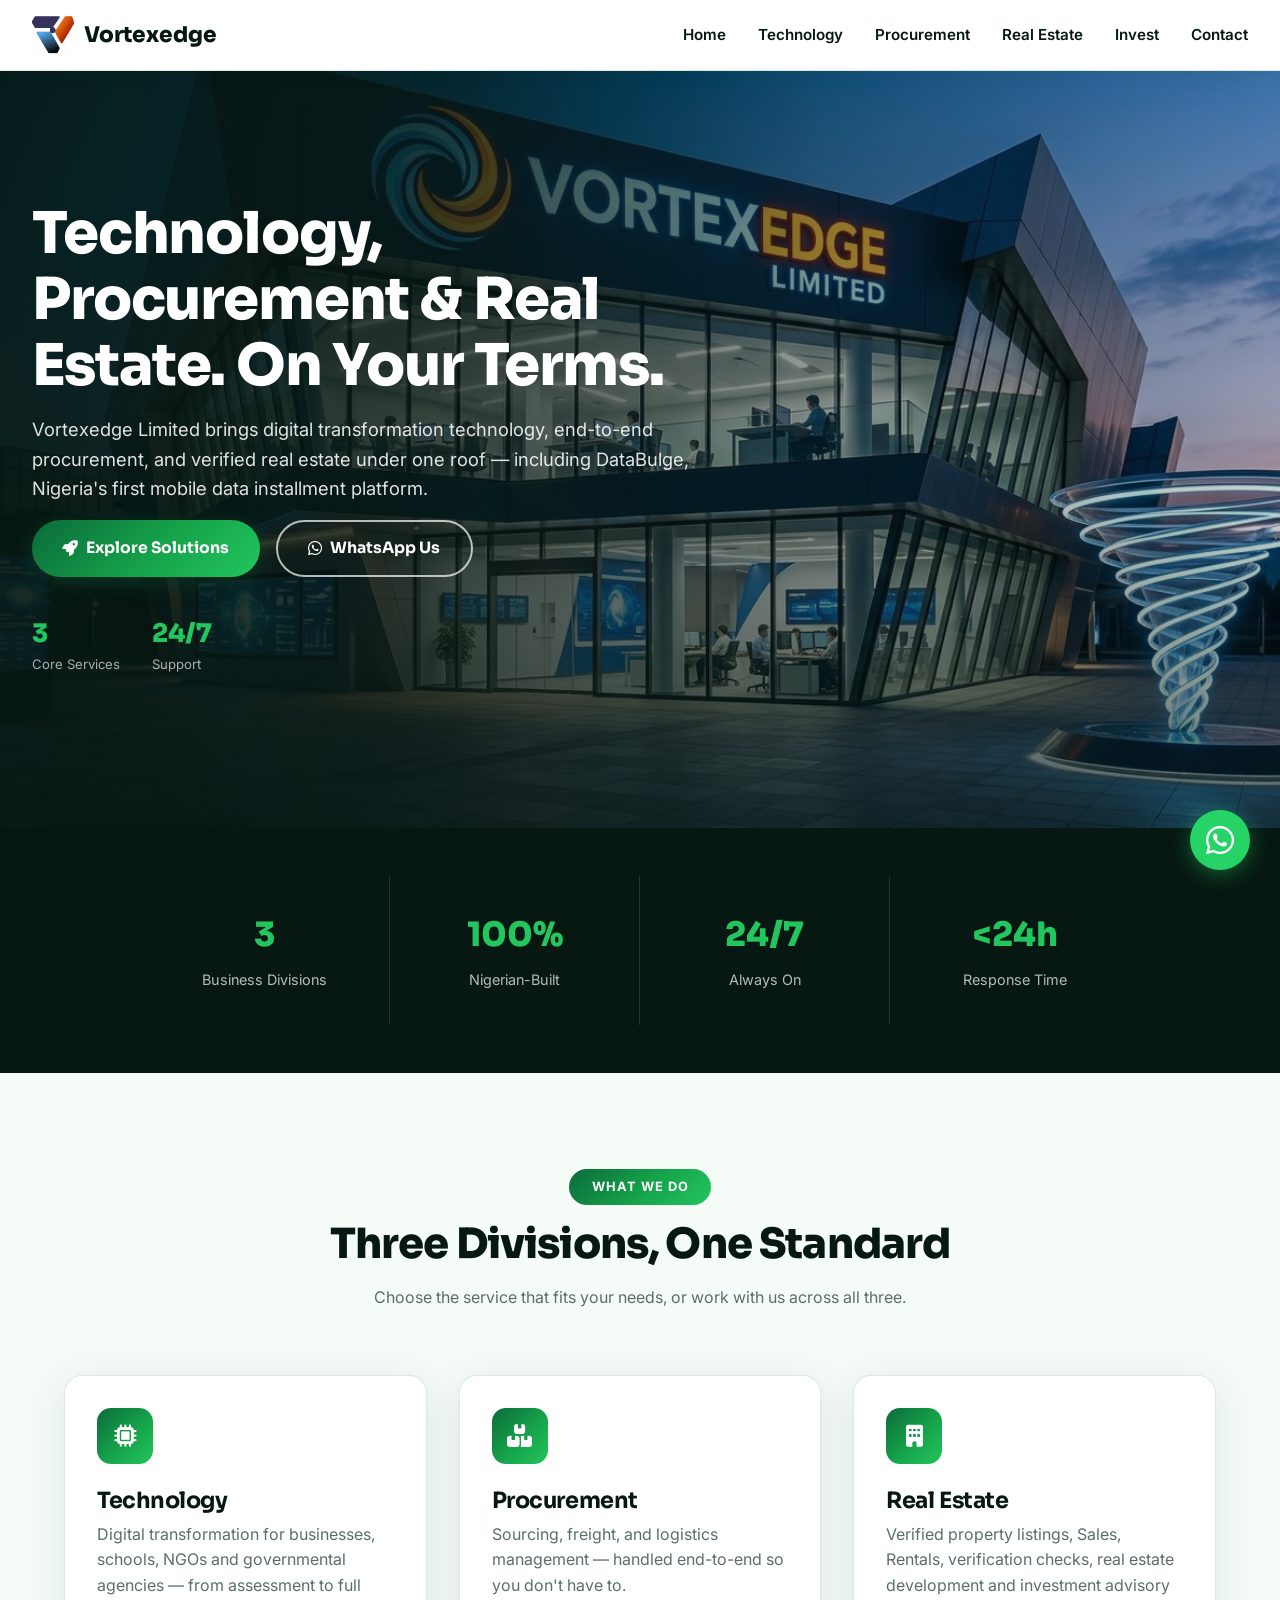
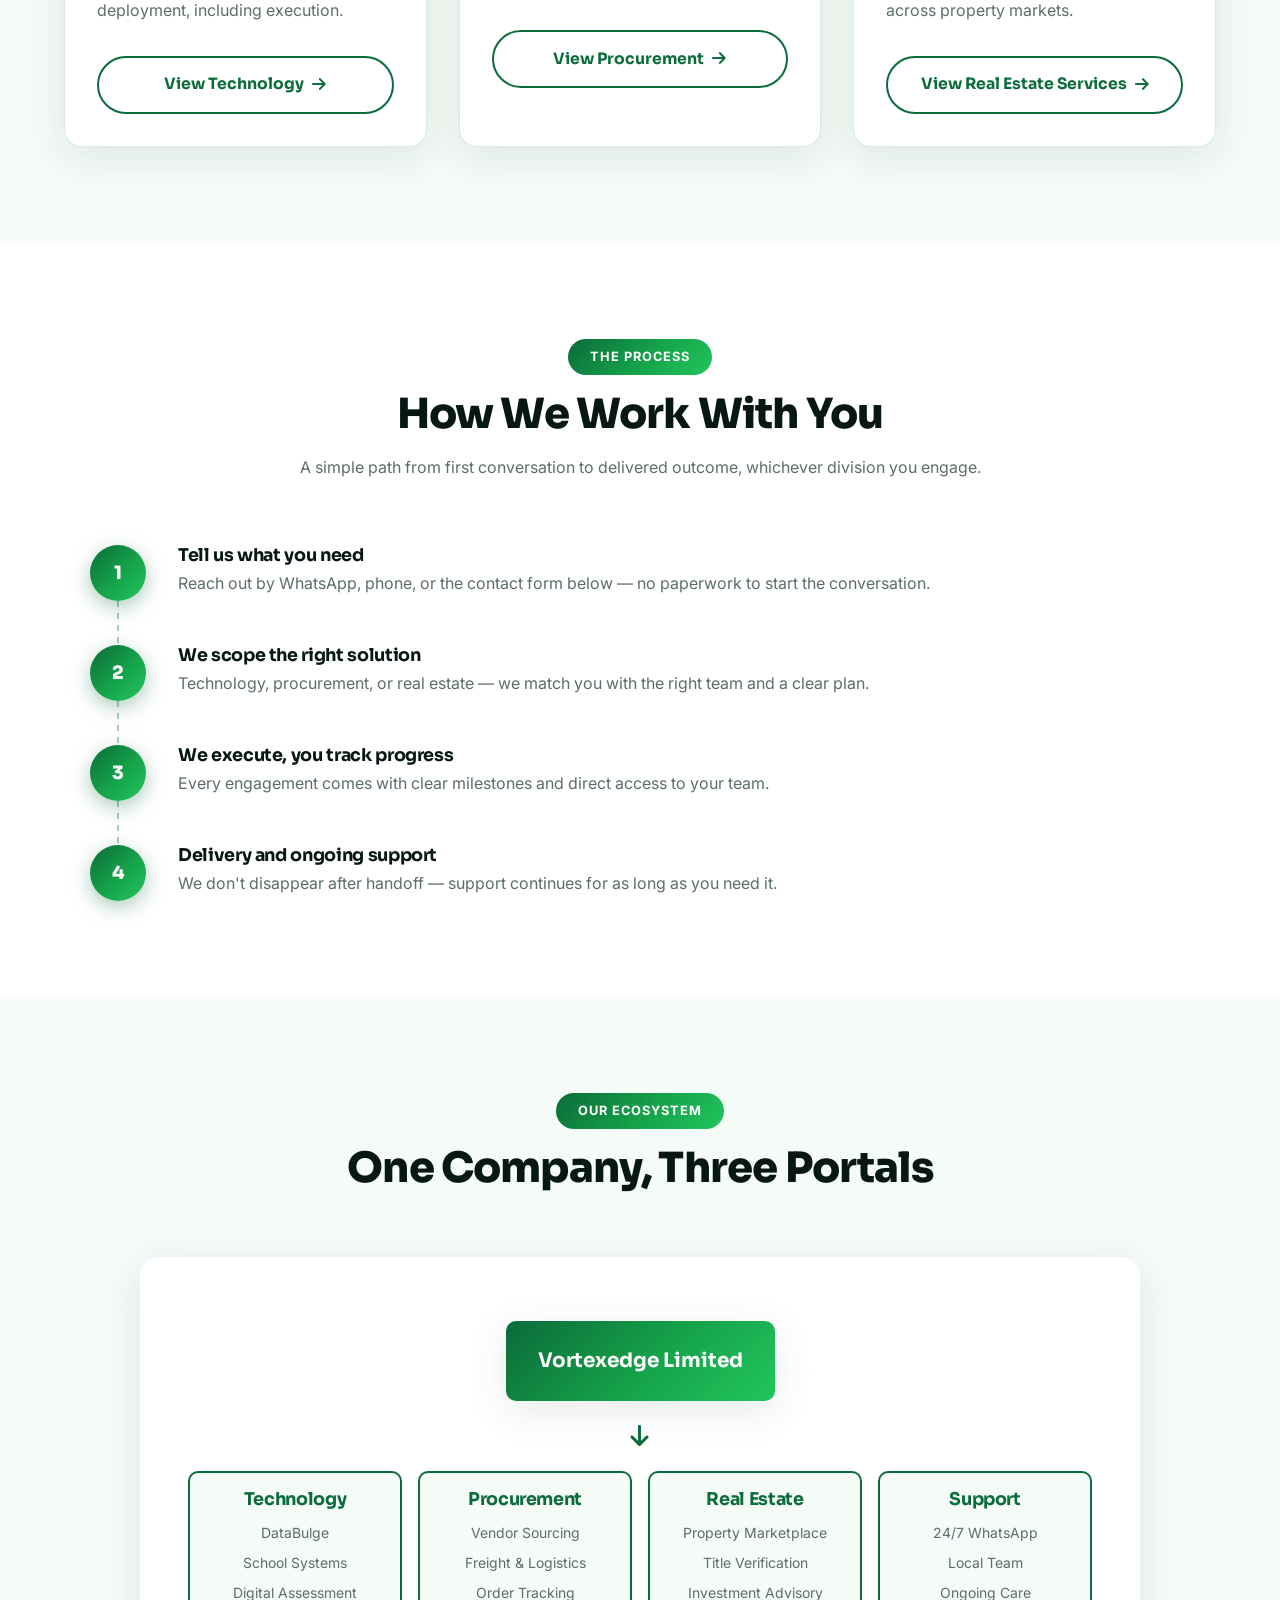
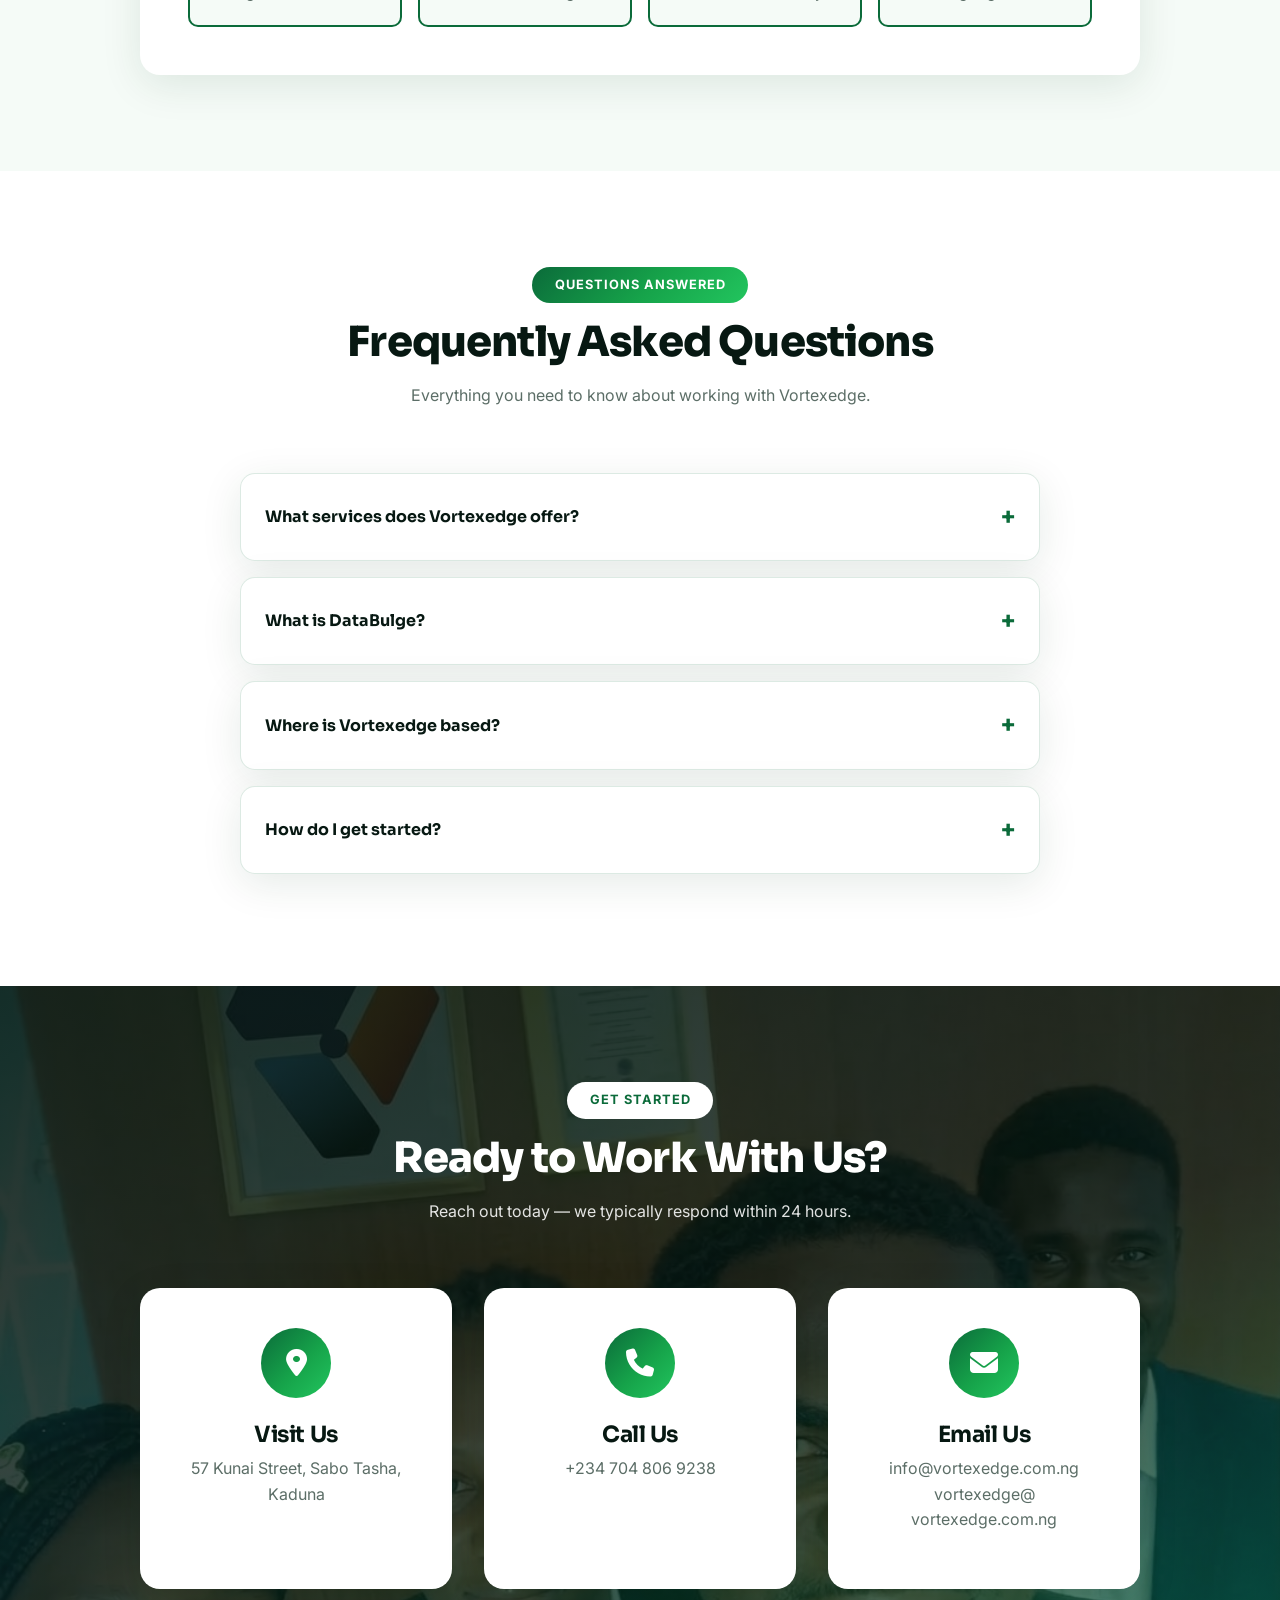
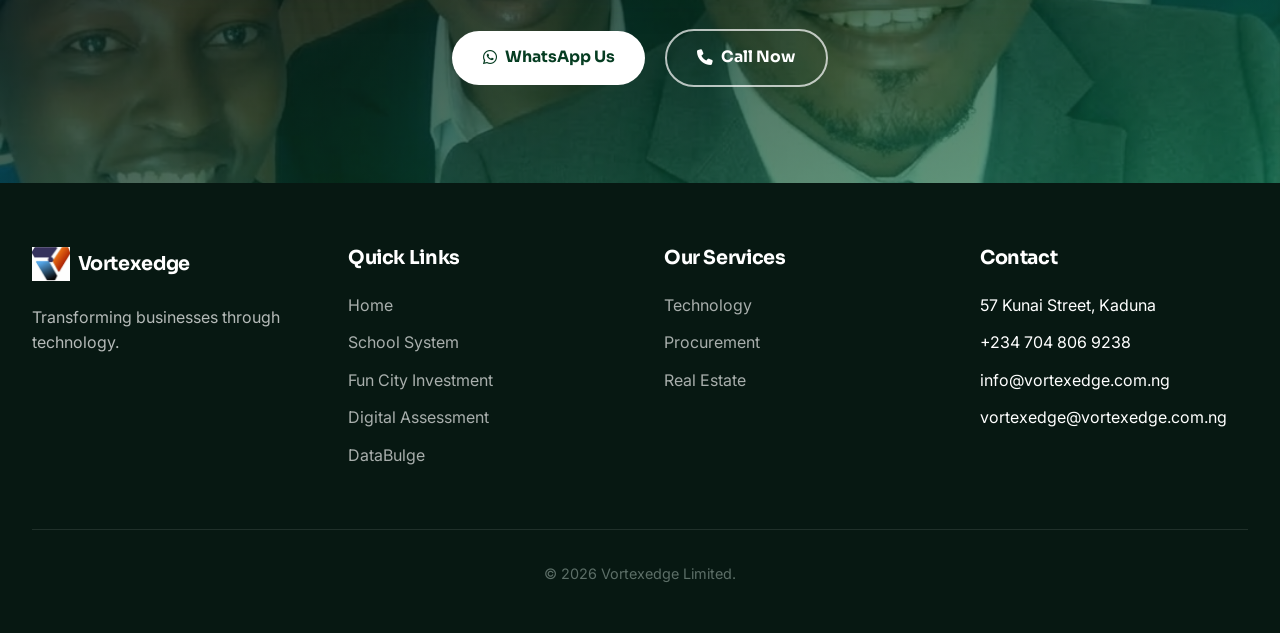
<file: index.html>
<!DOCTYPE html>
<html lang="en">
<head>
    <meta charset="UTF-8">
    <meta name="viewport" content="width=device-width, initial-scale=1.0">

    <title>Vortexedge | Vortexedge Limited | Technology, Procurement & Real Estate in Nigeria</title>

    <link rel="preconnect" href="https://fonts.googleapis.com">
    <link rel="preconnect" href="https://fonts.gstatic.com" crossorigin>
    <link href="https://fonts.googleapis.com/css2?family=Inter:wght@300;400;500;600;700;800&family=Sora:wght@400;600;700;800&display=swap" rel="stylesheet">

    <link rel="stylesheet" href="https://cdnjs.cloudflare.com/ajax/libs/font-awesome/6.4.0/css/all.min.css">
    <link rel="stylesheet" href="assets/css/style.css">

    <meta name="description" content="Vortexedge Limited (VortexEdge) is a Nigerian technology, procurement, and real estate company based in Kaduna, offering digital transformation, automation, school digital transformation, business digital transformation, and verified property services nationwide.">
    <meta name="keywords" content="Vortexedge, Vortex Edge, VortexEdge Limited, VortexEdge Nigeria, technology company Nigeria, procurement company Nigeria, real estate Nigeria, digital transformation Nigeria, school digital transformation, business digital transformation, automation Nigeria, business automation, school automation">
    <meta name="robots" content="index, follow">
    <meta name="author" content="Vortexedge Limited">
    <link rel="canonical" href="https://www.vortexedge.com.ng/">

    <!-- GOOGLE-SAFE FAVICON SETUP -->
    <link rel="icon" href="https://www.vortexedge.com.ng/favicon.ico" type="image/x-icon">
    <link rel="shortcut icon" href="https://www.vortexedge.com.ng/favicon.ico" type="image/x-icon">
    <link rel="icon" type="image/png" sizes="32x32" href="https://www.vortexedge.com.ng/assets/favicon/favicon-48x48.png">
    <link rel="icon" type="image/png" sizes="16x16" href="https://www.vortexedge.com.ng/assets/favicon/favicon-16x16.png">
    <link rel="apple-touch-icon" sizes="180x180" href="https://www.vortexedge.com.ng/assets/favicon/apple-touch-icon.png">
    <link rel="manifest" href="https://www.vortexedge.com.ng/site.webmanifest">

    <meta name="theme-color" content="#0B6B3A">

    <meta name="geo.region" content="NG-KD">
    <meta name="geo.placename" content="Kaduna">

    <!-- Open Graph -->
    <meta property="og:type" content="website">
    <meta property="og:site_name" content="Vortexedge Limited">
    <meta property="og:title" content="Vortexedge Limited | Technology, Procurement & Real Estate in Nigeria">
    <meta property="og:description" content="Vortexedge Limited (VortexEdge) is a Nigerian technology, procurement, and real estate company based in Kaduna, offering digital transformation, automation, school digital transformation, business digital transformation, and verified property services nationwide.">
    <meta property="og:url" content="https://www.vortexedge.com.ng/">
    <meta property="og:image" content="https://www.vortexedge.com.ng/assets/images/hero-vortexedge.jpg">
    <meta property="og:locale" content="en_NG">

    <!-- Twitter Card -->
    <meta name="twitter:card" content="summary_large_image">
    <meta name="twitter:title" content="Vortexedge Limited | Technology, Procurement & Real Estate in Nigeria">
    <meta name="twitter:description" content="Vortexedge Limited (VortexEdge) is a Nigerian technology, procurement, and real estate company based in Kaduna, offering digital transformation, automation, school digital transformation, business digital transformation, and verified property services nationwide.">
    <meta name="twitter:image" content="https://www.vortexedge.com.ng/assets/images/hero-vortexedge.jpg">

    <script type="application/ld+json">
    {
        "@context": "https://schema.org",
        "@type": "Organization",
        "@id": "https://www.vortexedge.com.ng/#organization",
        "name": "Vortexedge Limited",
        "alternateName": [
            "Vortexedge",
            "Vortex Edge",
            "Vortexedge Technology Limited"
        ],
        "url": "https://www.vortexedge.com.ng/",
        "logo": "https://www.vortexedge.com.ng/assets/images/logo-square.png",
        "description": "Vortexedge Limited is a Nigerian technology, procurement, and real estate company offering digital transformation, DataBulge, and verified property services.",
        "address": {
            "@type": "PostalAddress",
            "streetAddress": "57 Kunai Street, Sabo Tasha",
            "addressLocality": "Kaduna",
            "addressRegion": "Kaduna State",
            "addressCountry": "NG"
        },
        "telephone": "+234-704-806-9238",
        "email": [
            "info@vortexedge.com.ng",
            "vortexedge@vortexedge.com.ng"
        ],
        "areaServed": "NG",
        "sameAs": []
    }
    </script>
</head>

<body>

<nav class="navbar">
    <div class="nav-container">
        <a href="index.html" class="nav-logo">
            <img src="assets/images/logo.png" alt="Vortexedge">
            Vortexedge
        </a>

        <ul class="nav-links">
            <li><a href="index.html">Home</a></li>
            <li><a href="technology.html">Technology</a></li>
            <li><a href="procurement.html">Procurement</a></li>
            <li><a href="real-estate.html">Real Estate</a></li>
            <li><a href="investment-opportunity.html">Invest</a></li>
            <li><a href="#contact">Contact</a></li>
        </ul>

        <button class="mobile-menu-btn">
            <i class="fas fa-bars"></i>
        </button>
    </div>
</nav>

<!-- HERO -->
<section class="hero-photo" style="background-image: url('assets/images/hero-vortexedge.jpg'); min-height: 92vh;">
    <div class="hero-content">
        <h1>
            Technology, Procurement
            <span class="accent-word">&amp; Real Estate</span>.
            On Your Terms.
        </h1>

        <p>
            Vortexedge Limited brings digital transformation technology,
            end-to-end procurement, and verified real estate under one roof —
            including DataBulge, Nigeria's first mobile data installment platform.
        </p>

        <div class="hero-buttons">
            <a href="technology.html" class="btn btn-primary">
                <i class="fas fa-rocket"></i> Explore Solutions
            </a>

            <a href="https://wa.me/2347048069238"
               class="btn btn-outline-white"
               target="_blank"
               rel="noopener">
                <i class="fab fa-whatsapp"></i> WhatsApp Us
            </a>
        </div>

        <div class="hero-stats-inline">
            <div>
                <span class="num">3</span>
                <span class="lbl">Core Services</span>
            </div>

            <div>
                <span class="num">24/7</span>
                <span class="lbl">Support</span>
            </div>
        </div>
    </div>
</section>

<!-- STAT STRIP -->
<section class="section section-dark" style="padding: 3rem 2rem;">
    <div class="stat-strip">
        <div class="stat">
            <span class="num">3</span>
            <span class="lbl">Business Divisions</span>
        </div>

        <div class="stat">
            <span class="num">100%</span>
            <span class="lbl">Nigerian-Built</span>
        </div>

        <div class="stat">
            <span class="num">24/7</span>
            <span class="lbl">Always On</span>
        </div>

        <div class="stat">
            <span class="num">&lt;24h</span>
            <span class="lbl">Response Time</span>
        </div>
    </div>
</section>

<!-- SERVICES -->
<section id="services" class="section section-light">
    <div class="container">

        <div class="section-header animate-on-scroll">
            <span class="section-tag">What We Do</span>
            <h2>Three Divisions, One Standard</h2>
            <p>
                Choose the service that fits your needs, or work with us across all three.
            </p>
        </div>

        <div class="grid grid-3">

            <div class="card animate-on-scroll">
                <div class="card-icon">
                    <i class="fas fa-microchip"></i>
                </div>

                <h3>Technology</h3>

                <p>
                    Digital transformation for businesses, schools, NGOs and
                    governmental agencies — from assessment to full deployment,
                    including execution.
                </p>

                <a href="technology.html"
                   class="btn btn-secondary"
                   style="width: 100%; margin-top: 1rem;">
                    View Technology
                    <i class="fas fa-arrow-right"></i>
                </a>
            </div>

            <div class="card animate-on-scroll">
                <div class="card-icon">
                    <i class="fas fa-boxes-stacked"></i>
                </div>

                <h3>Procurement</h3>

                <p>
                    Sourcing, freight, and logistics management — handled
                    end-to-end so you don't have to.
                </p>

                <a href="procurement.html"
                   class="btn btn-secondary"
                   style="width: 100%; margin-top: 1rem;">
                    View Procurement
                    <i class="fas fa-arrow-right"></i>
                </a>
            </div>

            <div class="card animate-on-scroll">
                <div class="card-icon">
                    <i class="fas fa-building"></i>
                </div>

                <h3>Real Estate</h3>

                <p>
                    Verified property listings, Sales, Rentals, verification
                    checks, real estate development and investment advisory
                    across property markets.
                </p>

                <a href="real-estate.html"
                   class="btn btn-secondary"
                   style="width: 100%; margin-top: 1rem;">
                    View Real Estate Services
                    <i class="fas fa-arrow-right"></i>
                </a>
            </div>

        </div>
    </div>
</section>

<!-- HOW IT WORKS -->
<section class="section section-white">
    <div class="container">

        <div class="section-header animate-on-scroll">
            <span class="section-tag">The Process</span>
            <h2>How We Work With You</h2>
            <p>
                A simple path from first conversation to delivered outcome,
                whichever division you engage.
            </p>
        </div>

        <div class="step-flow">

            <div class="step-flow-row animate-on-scroll">
                <div class="step-node">1</div>
                <div class="step-body">
                    <h4>Tell us what you need</h4>
                    <p>
                        Reach out by WhatsApp, phone, or the contact form below —
                        no paperwork to start the conversation.
                    </p>
                </div>
            </div>

            <div class="step-flow-row animate-on-scroll">
                <div class="step-node">2</div>
                <div class="step-body">
                    <h4>We scope the right solution</h4>
                    <p>
                        Technology, procurement, or real estate — we match you
                        with the right team and a clear plan.
                    </p>
                </div>
            </div>

            <div class="step-flow-row animate-on-scroll">
                <div class="step-node">3</div>
                <div class="step-body">
                    <h4>We execute, you track progress</h4>
                    <p>
                        Every engagement comes with clear milestones and direct
                        access to your team.
                    </p>
                </div>
            </div>

            <div class="step-flow-row animate-on-scroll">
                <div class="step-node">4</div>
                <div class="step-body">
                    <h4>Delivery and ongoing support</h4>
                    <p>
                        We don't disappear after handoff — support continues
                        for as long as you need it.
                    </p>
                </div>
            </div>

        </div>
    </div>
</section>

<!-- ECOSYSTEM -->
<section class="section section-light">
    <div class="container">

        <div class="section-header animate-on-scroll">
            <span class="section-tag">Our Ecosystem</span>
            <h2>One Company, Three Portals</h2>
        </div>

        <div class="ecosystem animate-on-scroll">

            <div class="eco-node main">
                Vortexedge Limited
            </div>

            <div class="eco-connector">
                <i class="fas fa-arrow-down"></i>
            </div>

            <div class="eco-grid">

                <div class="eco-portal">
                    <h4>Technology</h4>
                    <ul>
                        <li>DataBulge</li>
                        <li>School Systems</li>
                        <li>Digital Assessment</li>
                    </ul>
                </div>

                <div class="eco-portal">
                    <h4>Procurement</h4>
                    <ul>
                        <li>Vendor Sourcing</li>
                        <li>Freight &amp; Logistics</li>
                        <li>Order Tracking</li>
                    </ul>
                </div>

                <div class="eco-portal">
                    <h4>Real Estate</h4>
                    <ul>
                        <li>Property Marketplace</li>
                        <li>Title Verification</li>
                        <li>Investment Advisory</li>
                    </ul>
                </div>

                <div class="eco-portal">
                    <h4>Support</h4>
                    <ul>
                        <li>24/7 WhatsApp</li>
                        <li>Local Team</li>
                        <li>Ongoing Care</li>
                    </ul>
                </div>

            </div>
        </div>
    </div>
</section>

<!-- FAQ -->
<section class="section section-white">
    <div class="container">

        <div class="section-header animate-on-scroll">
            <span class="section-tag">Questions Answered</span>
            <h2>Frequently Asked Questions</h2>
            <p>Everything you need to know about working with Vortexedge.</p>
        </div>

        <div style="max-width: 800px; margin: 0 auto;">

            <div class="faq-item animate-on-scroll">
                <div class="faq-question">
                    What services does Vortexedge offer?
                    <span class="faq-toggle">+</span>
                </div>

                <div class="faq-answer">
                    <p>
                        Three divisions: Technology (digital transformation,
                        school, businesses, and organizations systems, and DataBulge),
                        Procurement (vendor sourcing and logistics), and Real Estate
                        (verified property and investment advisory).
                    </p>
                </div>
            </div>

            <div class="faq-item animate-on-scroll">
                <div class="faq-question">
                    What is DataBulge?
                    <span class="faq-toggle">+</span>
                </div>

                <div class="faq-answer">
                    <p>
                        DataBulge is our mobile data installment platform — buy data
                        now on MTN, Airtel, Glo, or 9mobile and pay small small over
                        time. No credit card, no bank stress.
                    </p>
                </div>
            </div>

            <div class="faq-item animate-on-scroll">
                <div class="faq-question">
                    Where is Vortexedge based?
                    <span class="faq-toggle">+</span>
                </div>

                <div class="faq-answer">
                    <p>
                        Kaduna, Nigeria and serve clients across the world.
                    </p>
                </div>
            </div>

            <div class="faq-item animate-on-scroll">
                <div class="faq-question">
                    How do I get started?
                    <span class="faq-toggle">+</span>
                </div>

                <div class="faq-answer">
                    <p>
                        WhatsApp us or fill in the contact form below with what
                        you need. We'll respond within 24 hours with next steps.
                    </p>
                </div>
            </div>

        </div>
    </div>
</section>

<!-- CONTACT -->
<section id="contact"
         class="section section-photo"
         style="background-image: url('assets/images/hero-team.jpg');">

    <div class="container">

        <div class="section-header animate-on-scroll">
            <span class="section-tag"
                  style="background: white; color: var(--primary);">
                Get Started
            </span>

            <h2 style="color: white;">Ready to Work With Us?</h2>

            <p>
                Reach out today — we typically respond within 24 hours.
            </p>
        </div>

        <div class="grid grid-3"
             style="max-width: 1000px; margin: 0 auto;">

            <div class="contact-card animate-on-scroll">
                <div class="contact-icon">
                    <i class="fas fa-map-marker-alt"></i>
                </div>

                <h3>Visit Us</h3>
                <p>57 Kunai Street, Sabo Tasha, Kaduna</p>
            </div>

            <div class="contact-card animate-on-scroll">
                <div class="contact-icon">
                    <i class="fas fa-phone"></i>
                </div>

                <h3>Call Us</h3>
                <p>+234 704 806 9238</p>
            </div>

            <div class="contact-card animate-on-scroll">
                <div class="contact-icon">
                    <i class="fas fa-envelope"></i>
                </div>

                <h3>Email Us</h3>

                <p>
                    info@<wbr>vortexedge.com.ng<br>
                    vortexedge@<wbr>vortexedge.com.ng
                </p>
            </div>

        </div>

        <div style="text-align: center; margin-top: 2.5rem;"
             class="animate-on-scroll">

            <a href="https://wa.me/2347048069238"
               class="btn btn-white"
               target="_blank"
               rel="noopener"
               style="margin-right: 1rem;">
                <i class="fab fa-whatsapp"></i> WhatsApp Us
            </a>

            <a href="tel:+2347048069238"
               class="btn btn-outline-white">
                <i class="fas fa-phone"></i> Call Now
            </a>
        </div>

    </div>
</section>

<footer class="footer">

    <div class="footer-grid">

        <div>
            <h3>
                <img src="assets/images/logo.png" alt="Vortexedge">
                Vortexedge
            </h3>

            <p style="color: rgba(255,255,255,0.7);">
                Transforming businesses through technology.
            </p>
        </div>

        <div>
            <h3>Quick Links</h3>

            <ul class="footer-links">
                <li><a href="index.html">Home</a></li>
                <li><a href="school-digital-transformation.html">School System</a></li>
                <li><a href="investment-opportunity.html">Fun City Investment</a></li>
                <li>
                    <a href="https://kennygreat.github.io/assessment2/">
                        Digital Assessment
                    </a>
                </li>
                <li>
                    <a href="https://databulge.com/landing.html">
                        DataBulge
                    </a>
                </li>
            </ul>
        </div>

        <div>
            <h3>Our Services</h3>

            <ul class="footer-links">
                <li><a href="technology.html">Technology</a></li>
                <li><a href="procurement.html">Procurement</a></li>
                <li><a href="real-estate.html">Real Estate</a></li>
            </ul>
        </div>

        <div>
            <h3>Contact</h3>

            <ul class="footer-links">
                <li>57 Kunai Street, Kaduna</li>
                <li>+234 704 806 9238</li>
                <li>info@<wbr>vortexedge.com.ng</li>
                <li>vortexedge@<wbr>vortexedge.com.ng</li>
            </ul>
        </div>

    </div>

    <div class="footer-bottom">
        <p>&copy; 2026 Vortexedge Limited.</p>
    </div>

</footer>

<a href="https://wa.me/2347048069238"
   class="whatsapp-float"
   target="_blank"
   rel="noopener">
    <i class="fab fa-whatsapp"></i>
</a>

<div class="back-to-top">
    <i class="fas fa-arrow-up"></i>
</div>

<script src="assets/js/script.js"></script>

</body>
</html>
</file>
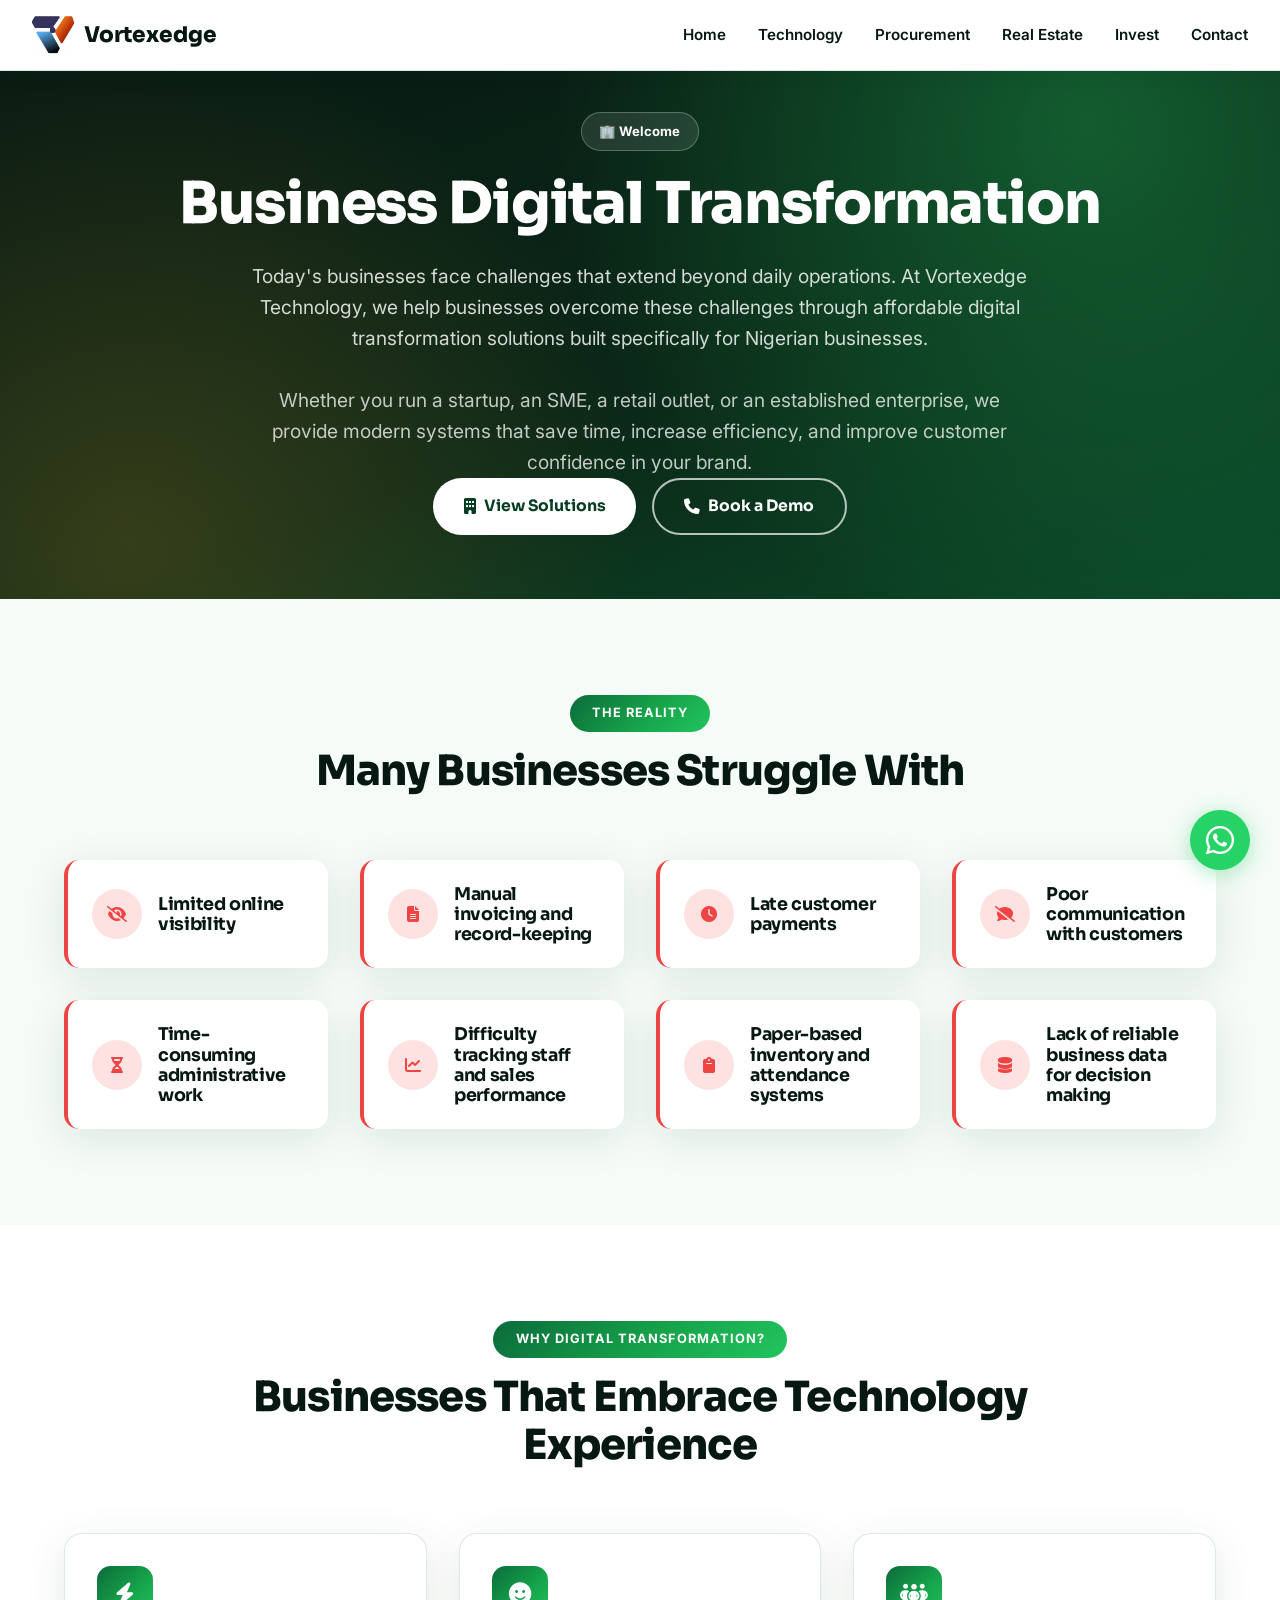
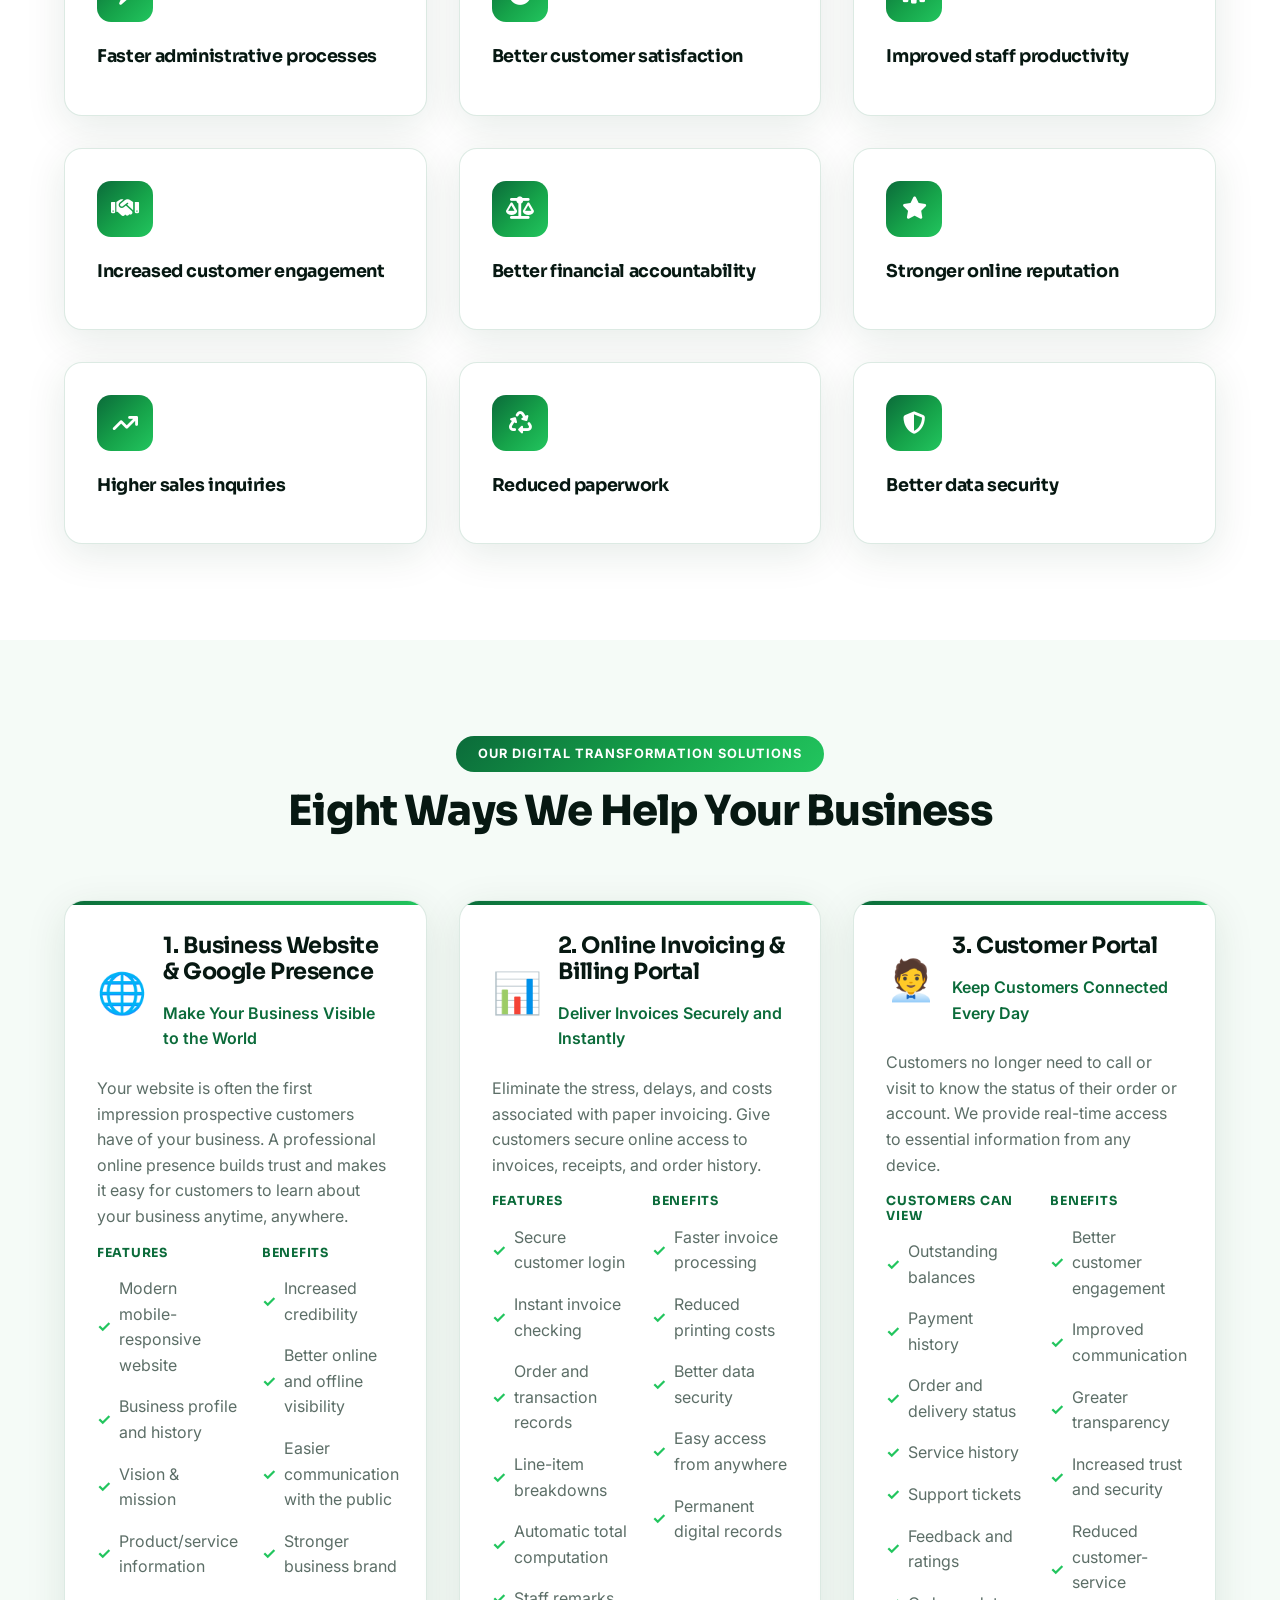
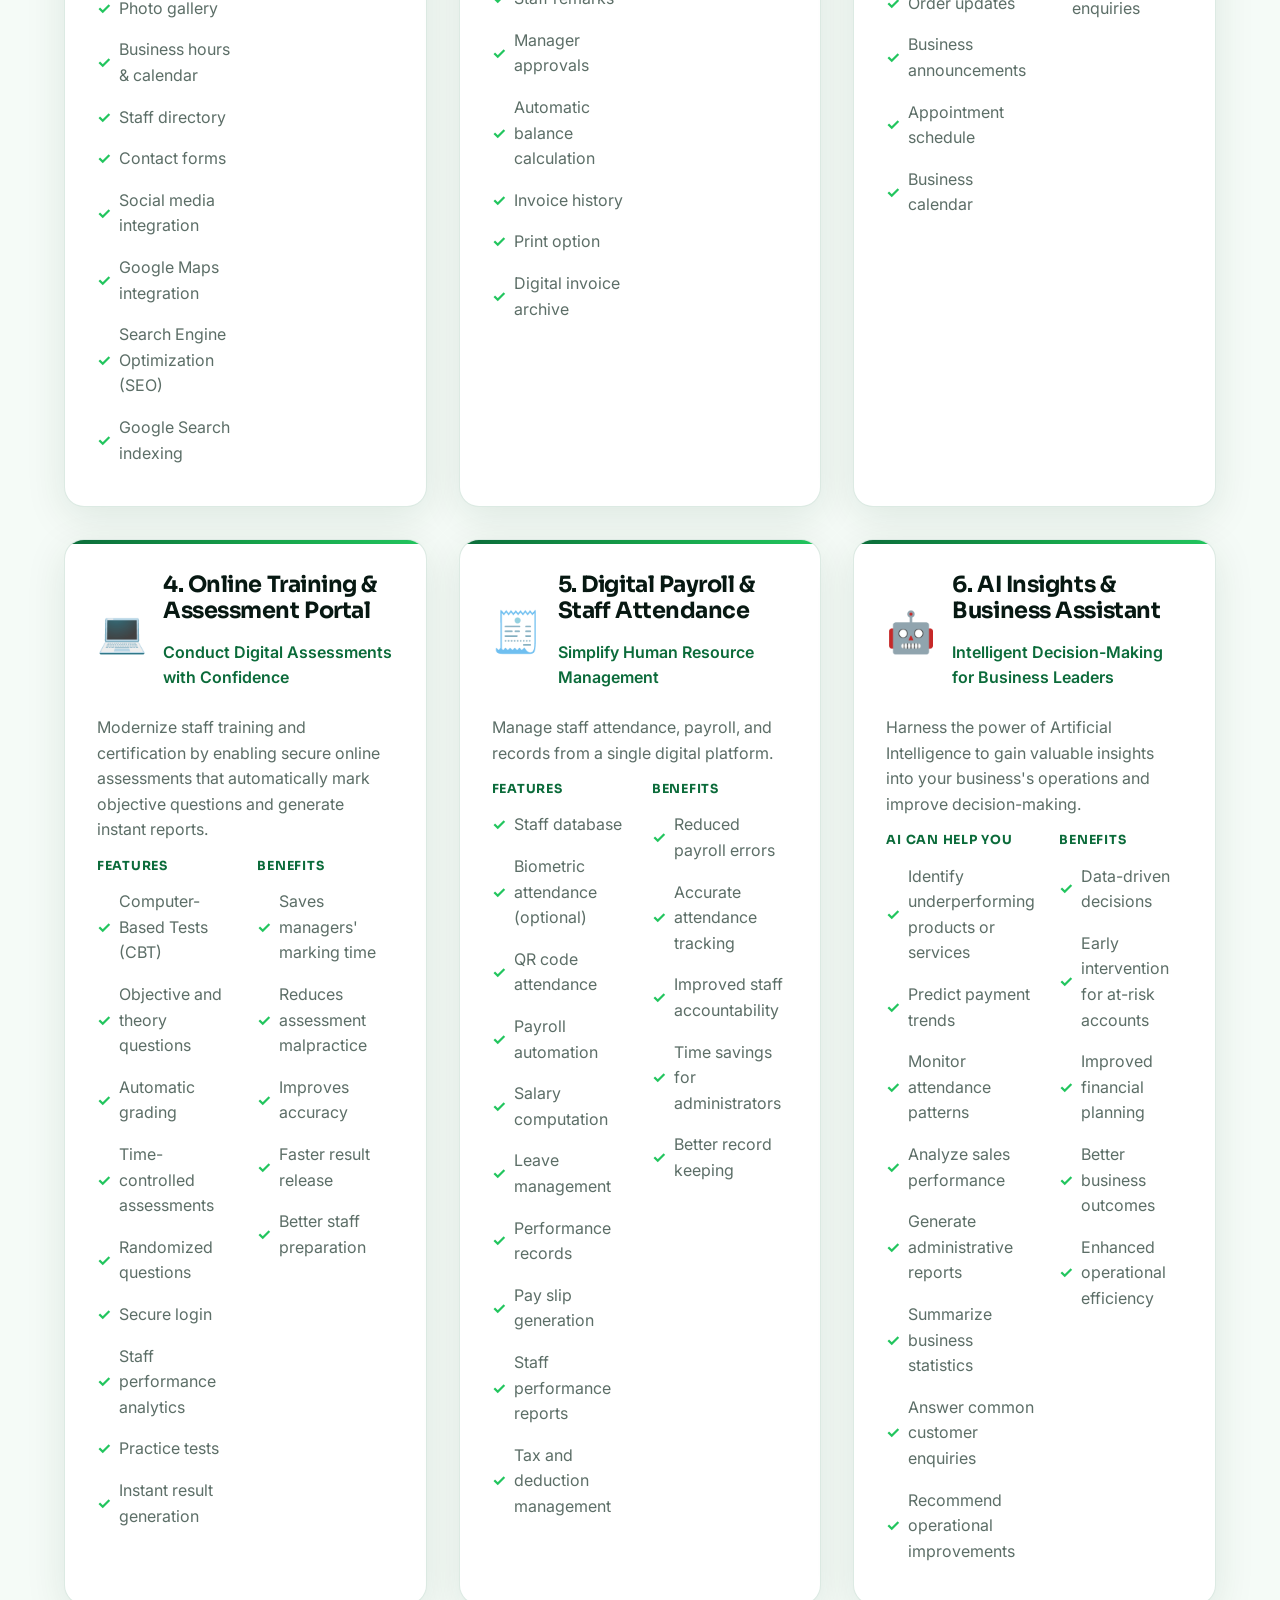
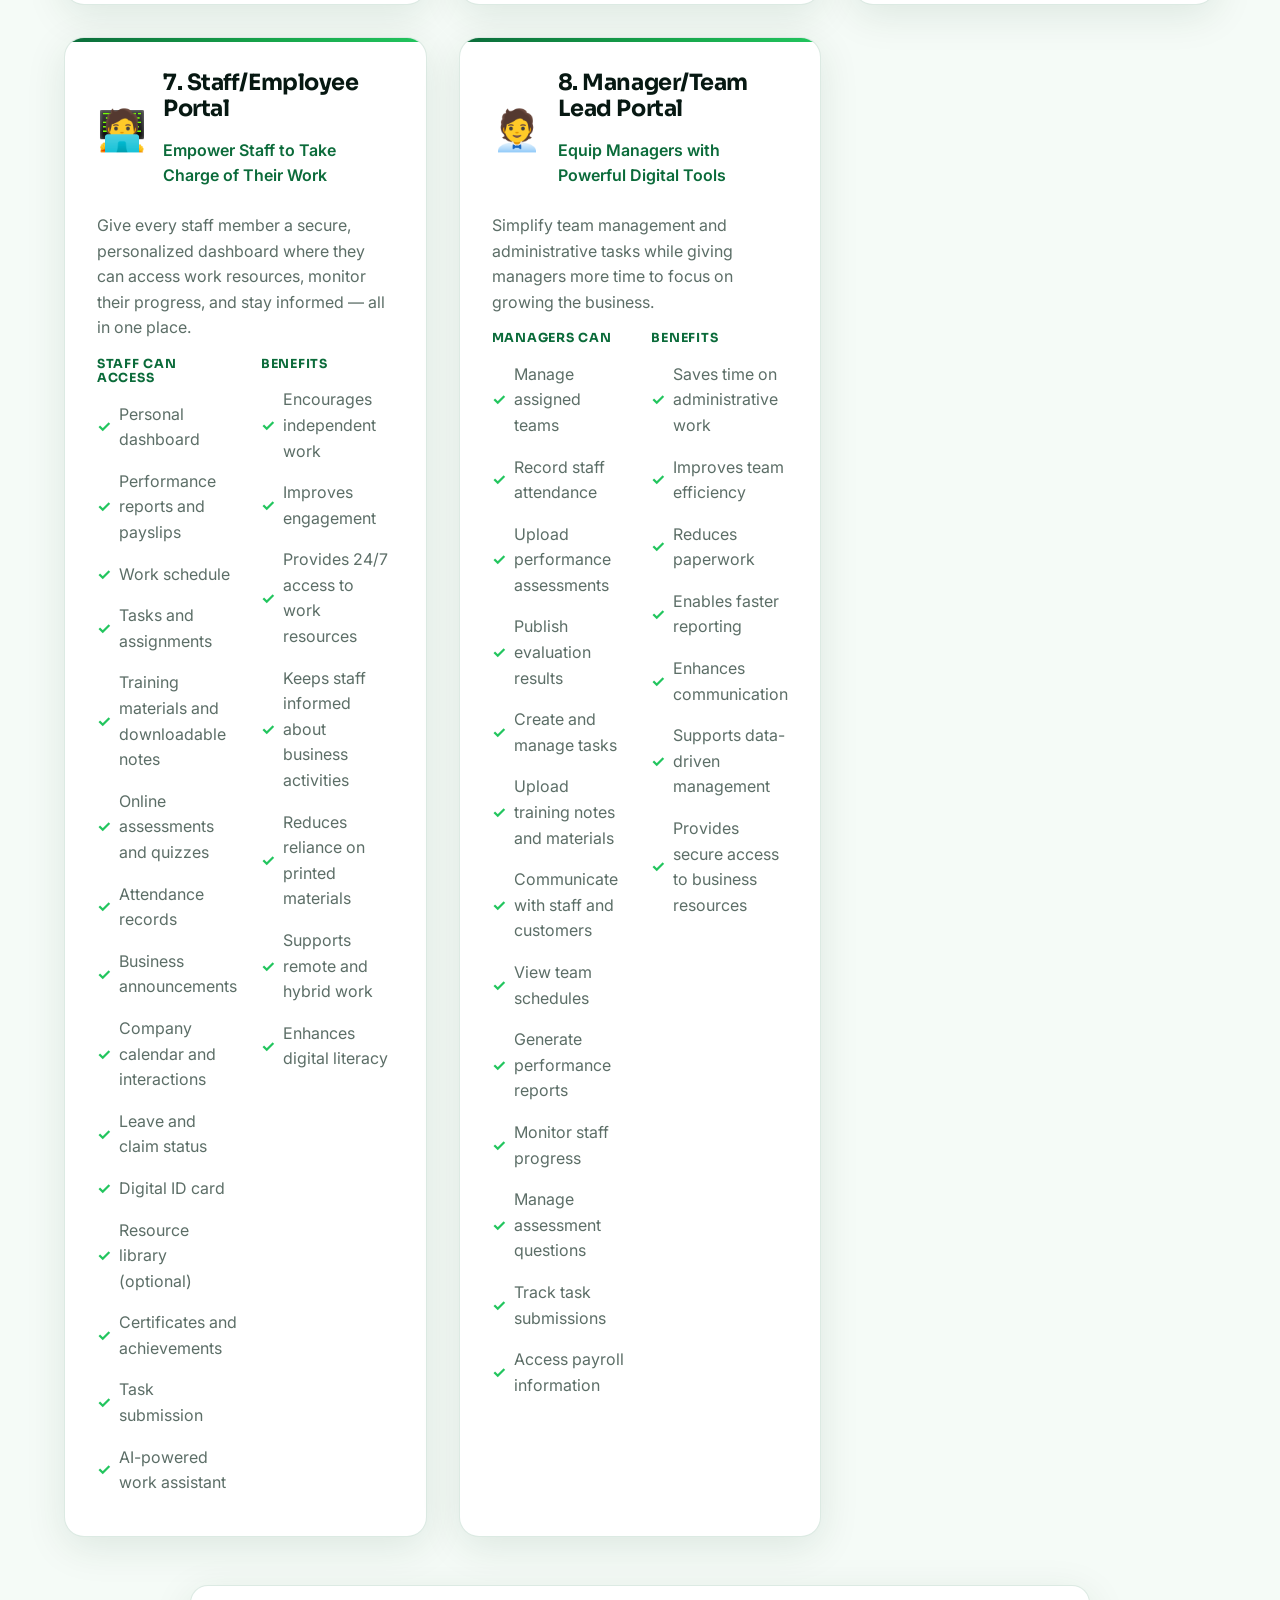
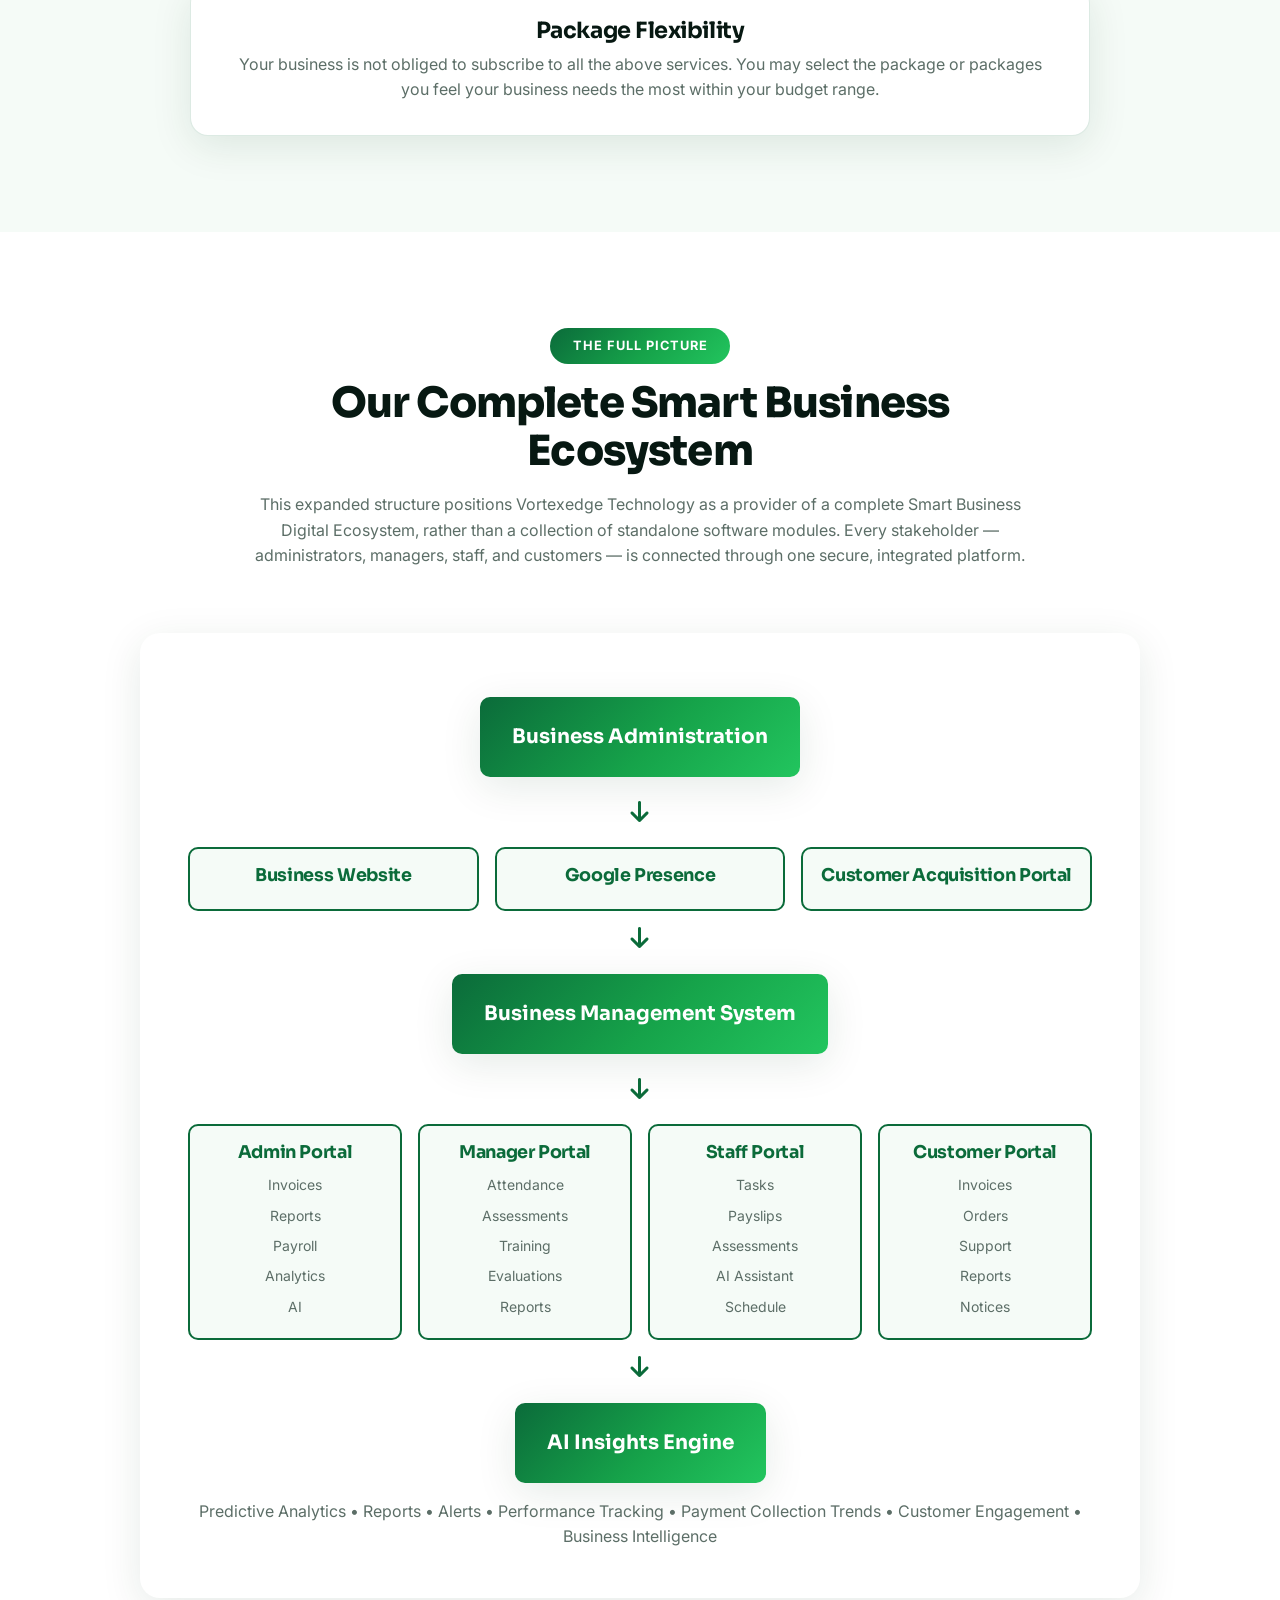
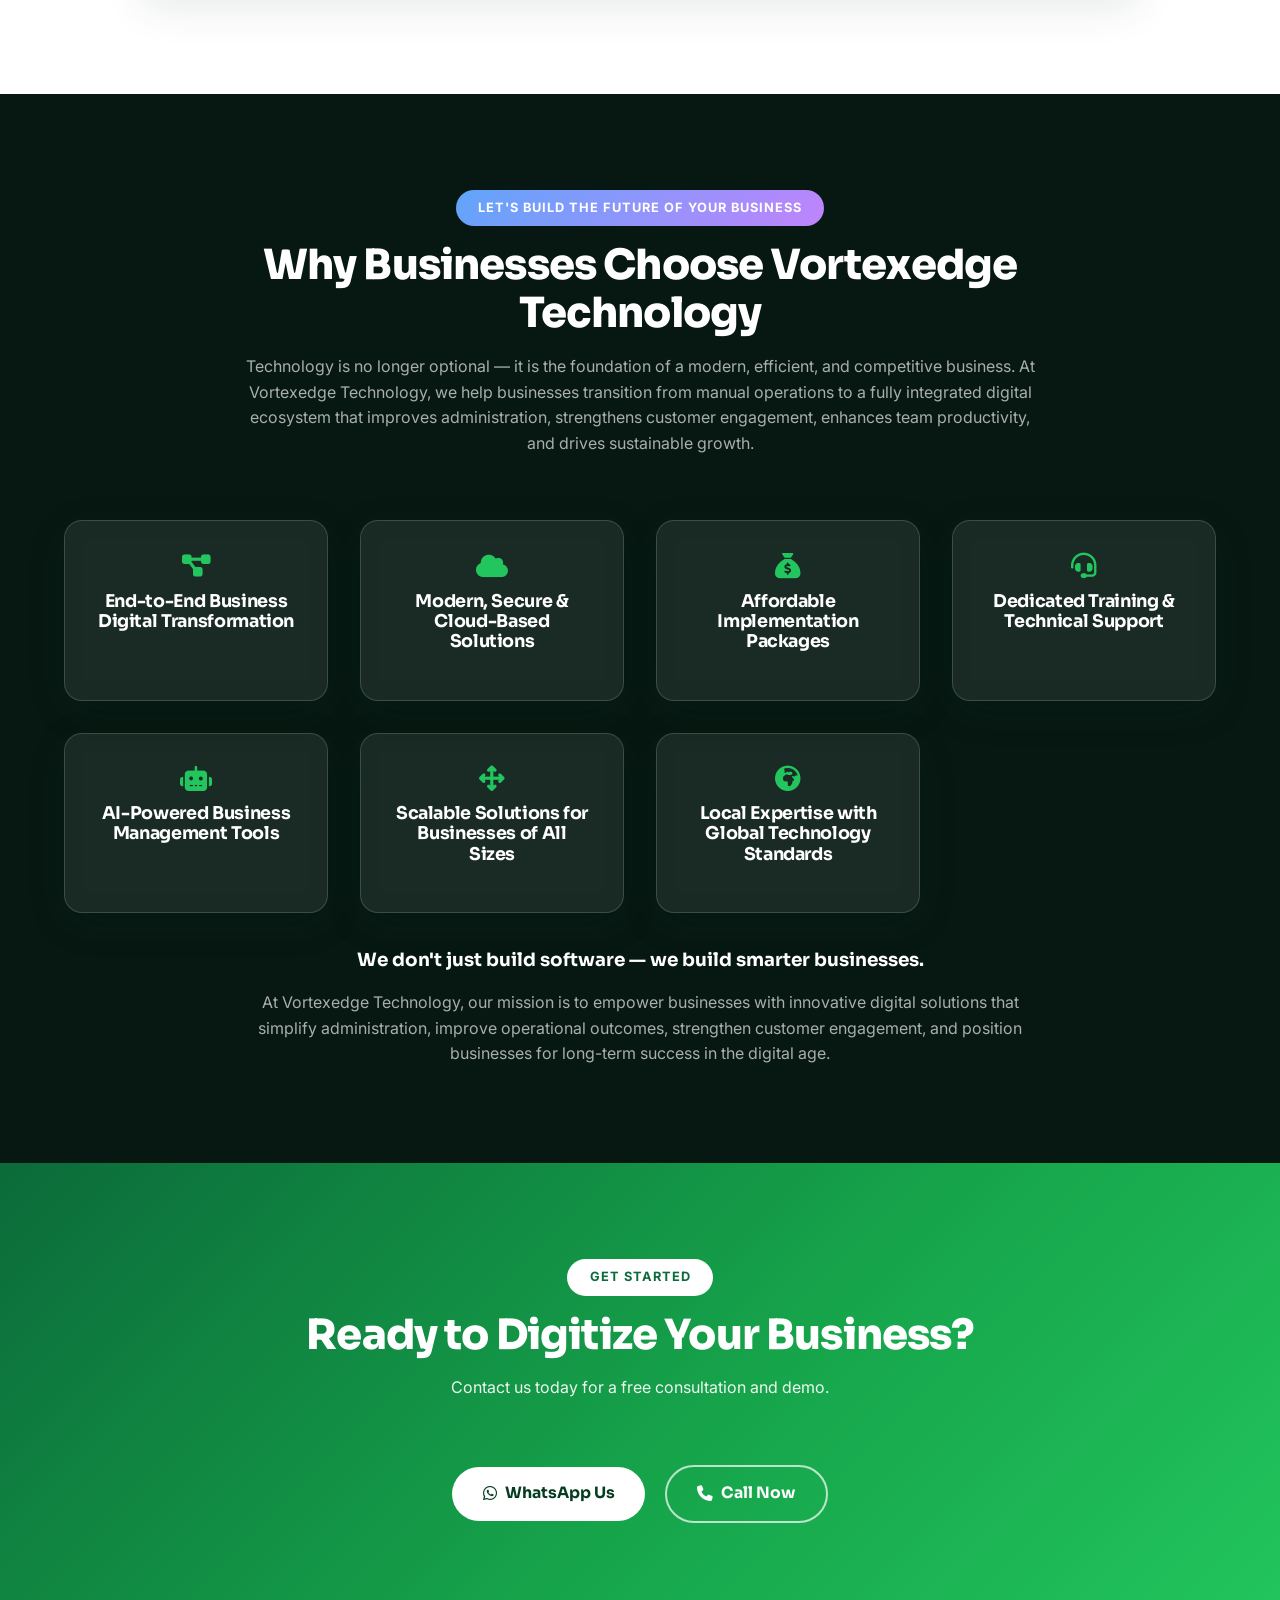
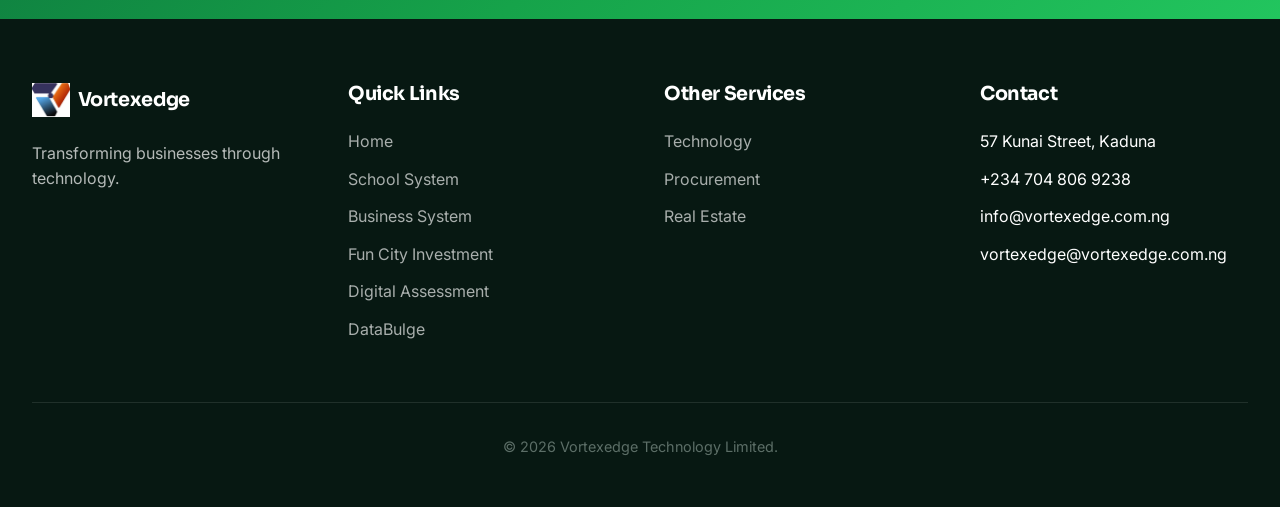
<file: business-digital-transformation.html>
<!DOCTYPE html>
<html lang="en">
<head>
    <meta charset="UTF-8">
    <meta name="viewport" content="width=device-width, initial-scale=1.0">
    <title>Business Digital Transformation &amp; Automation System | Vortexedge Limited</title>
    <link rel="preconnect" href="https://fonts.googleapis.com">
    <link rel="preconnect" href="https://fonts.gstatic.com" crossorigin>
    <link href="https://fonts.googleapis.com/css2?family=Inter:wght@300;400;500;600;700;800&family=Sora:wght@400;600;700;800&display=swap" rel="stylesheet">
    <link rel="stylesheet" href="https://cdnjs.cloudflare.com/ajax/libs/font-awesome/6.4.0/css/all.min.css">
    <link rel="stylesheet" href="assets/css/style.css">
    <meta name="description" content="Business digital transformation and automation for Nigerian businesses — website, invoicing portal, customer portal, payroll, and AI insights, by Vortexedge.">
    <meta name="keywords" content="business digital transformation, business digital transformation Nigeria, Vortexedge business system, business automation, business automation Nigeria, business management software Nigeria, automation for businesses">
    <meta name="robots" content="index, follow">
    <meta name="author" content="Vortexedge Limited">
    <link rel="canonical" href="https://www.vortexedge.com.ng/business-digital-transformation.html">
    <link rel="icon" type="image/x-icon" href="favicon.ico">
    <link rel="icon" type="image/png" sizes="48x48" href="assets/favicon/favicon-48x48.png">
    <link rel="icon" type="image/png" sizes="16x16" href="assets/favicon/favicon-16x16.png">
    <link rel="apple-touch-icon" sizes="180x180" href="assets/favicon/apple-touch-icon.png">
    <link rel="manifest" href="site.webmanifest">
    <meta name="theme-color" content="#0B6B3A">
    <meta name="geo.region" content="NG-KD">
    <meta name="geo.placename" content="Kaduna">

    <!-- Open Graph -->
    <meta property="og:type" content="website">
    <meta property="og:site_name" content="Vortexedge Limited">
    <meta property="og:title" content="Business Digital Transformation & Automation System | Vortexedge Limited">
    <meta property="og:description" content="Business digital transformation and automation for Nigerian businesses — website, invoicing portal, customer portal, payroll, and AI insights, by Vortexedge.">
    <meta property="og:url" content="https://www.vortexedge.com.ng/business-digital-transformation.html">
    <meta property="og:image" content="https://www.vortexedge.com.ng/assets/images/hero-databulge.png">
    <meta property="og:locale" content="en_NG">

    <!-- Twitter Card -->
    <meta name="twitter:card" content="summary_large_image">
    <meta name="twitter:title" content="Business Digital Transformation & Automation System | Vortexedge Limited">
    <meta name="twitter:description" content="Business digital transformation and automation for Nigerian businesses — website, invoicing portal, customer portal, payroll, and AI insights, by Vortexedge.">
    <meta name="twitter:image" content="https://www.vortexedge.com.ng/assets/images/hero-databulge.png">

    <script type="application/ld+json">
    {
        "@context": "https://schema.org",
        "@type": "Organization",
        "@id": "https://www.vortexedge.com.ng/#organization",
        "name": "Vortexedge Limited",
        "alternateName": ["VortexEdge", "Vortex Edge", "Vortexedge Technology Limited"],
        "url": "https://www.vortexedge.com.ng/",
        "logo": "https://www.vortexedge.com.ng/assets/images/logo-square.png",
        "description": "Vortexedge Limited is a Nigerian technology, procurement, and real estate company offering digital transformation, DataBulge, and verified property services.",
        "address": {
            "@type": "PostalAddress",
            "streetAddress": "57 Kunai Street, Sabo Tasha",
            "addressLocality": "Kaduna",
            "addressRegion": "Kaduna State",
            "addressCountry": "NG"
        },
        "telephone": "+234-704-806-9238",
        "email": ["info@vortexedge.com.ng", "vortexedge@vortexedge.com.ng"],
        "areaServed": "NG",
        "sameAs": []
    }
    </script>

    <script type="application/ld+json">
    {
        "@context": "https://schema.org",
        "@type": "Service",
        "name": "Business Digital Transformation & Automation System",
        "provider": { "@id": "https://www.vortexedge.com.ng/#organization" },
        "areaServed": "NG",
        "description": "Business digital transformation and automation for Nigerian businesses — website, invoicing portal, customer portal, payroll, and AI insights, by Vortexedge.",
        "url": "https://www.vortexedge.com.ng/business-digital-transformation.html"
    }
    </script>
</head>
<body>

<nav class="navbar">
    <div class="nav-container">
        <a href="index.html" class="nav-logo"><img src="assets/images/logo.png" alt="Vortexedge"> Vortexedge</a>
        <ul class="nav-links">
            <li><a href="index.html">Home</a></li>
            <li><a href="technology.html">Technology</a></li>
            <li><a href="procurement.html">Procurement</a></li>
            <li><a href="real-estate.html">Real Estate</a></li>
            <li><a href="investment-opportunity.html">Invest</a></li>
            <li><a href="index.html#contact">Contact</a></li>
        </ul>
        <button class="mobile-menu-btn"><i class="fas fa-bars"></i></button>
    </div>
</nav>

<!-- WELCOME -->
<section class="hero" style="min-height: 60vh;">
    <div class="hero-content">
        <span class="eyebrow on-dark">🏢 Welcome</span>
        <h1>Business Digital Transformation</h1>
        <p>Today's businesses face challenges that extend beyond daily operations. At Vortexedge Technology, we help businesses overcome these challenges through affordable digital transformation solutions built specifically for Nigerian businesses.</p>
        <p style="color: rgba(255,255,255,0.75); max-width: 780px; margin: 0 auto;">Whether you run a startup, an SME, a retail outlet, or an established enterprise, we provide modern systems that save time, increase efficiency, and improve customer confidence in your brand.</p>
        <div class="hero-buttons">
            <a href="#solutions" class="btn btn-white"><i class="fas fa-building"></i> View Solutions</a>
            <a href="index.html#contact" class="btn btn-outline-white"><i class="fas fa-phone"></i> Book a Demo</a>
        </div>
    </div>
</section>

<!-- CHALLENGES -->
<section class="section section-light">
    <div class="container">
        <div class="section-header animate-on-scroll">
            <span class="section-tag">The Reality</span>
            <h2>Many Businesses Struggle With</h2>
        </div>
        <div class="grid grid-4">
            <div class="challenge-card animate-on-scroll"><div class="challenge-icon"><i class="fas fa-eye-slash"></i></div><h4>Limited online visibility</h4></div>
            <div class="challenge-card animate-on-scroll"><div class="challenge-icon"><i class="fas fa-file-lines"></i></div><h4>Manual invoicing and record-keeping</h4></div>
            <div class="challenge-card animate-on-scroll"><div class="challenge-icon"><i class="fas fa-clock"></i></div><h4>Late customer payments</h4></div>
            <div class="challenge-card animate-on-scroll"><div class="challenge-icon"><i class="fas fa-comment-slash"></i></div><h4>Poor communication with customers</h4></div>
            <div class="challenge-card animate-on-scroll"><div class="challenge-icon"><i class="fas fa-hourglass-half"></i></div><h4>Time-consuming administrative work</h4></div>
            <div class="challenge-card animate-on-scroll"><div class="challenge-icon"><i class="fas fa-chart-line"></i></div><h4>Difficulty tracking staff and sales performance</h4></div>
            <div class="challenge-card animate-on-scroll"><div class="challenge-icon"><i class="fas fa-clipboard"></i></div><h4>Paper-based inventory and attendance systems</h4></div>
            <div class="challenge-card animate-on-scroll"><div class="challenge-icon"><i class="fas fa-database"></i></div><h4>Lack of reliable business data for decision making</h4></div>
        </div>
    </div>
</section>

<!-- WHY DIGITAL TRANSFORMATION -->
<section class="section section-white">
    <div class="container">
        <div class="section-header animate-on-scroll">
            <span class="section-tag">Why Digital Transformation?</span>
            <h2>Businesses That Embrace Technology Experience</h2>
        </div>
        <div class="grid grid-3">
            <div class="card animate-on-scroll"><div class="card-icon"><i class="fas fa-bolt"></i></div><h4>Faster administrative processes</h4></div>
            <div class="card animate-on-scroll"><div class="card-icon"><i class="fas fa-face-smile"></i></div><h4>Better customer satisfaction</h4></div>
            <div class="card animate-on-scroll"><div class="card-icon"><i class="fas fa-people-group"></i></div><h4>Improved staff productivity</h4></div>
            <div class="card animate-on-scroll"><div class="card-icon"><i class="fas fa-handshake"></i></div><h4>Increased customer engagement</h4></div>
            <div class="card animate-on-scroll"><div class="card-icon"><i class="fas fa-scale-balanced"></i></div><h4>Better financial accountability</h4></div>
            <div class="card animate-on-scroll"><div class="card-icon"><i class="fas fa-star"></i></div><h4>Stronger online reputation</h4></div>
            <div class="card animate-on-scroll"><div class="card-icon"><i class="fas fa-arrow-trend-up"></i></div><h4>Higher sales inquiries</h4></div>
            <div class="card animate-on-scroll"><div class="card-icon"><i class="fas fa-recycle"></i></div><h4>Reduced paperwork</h4></div>
            <div class="card animate-on-scroll"><div class="card-icon"><i class="fas fa-shield-halved"></i></div><h4>Better data security</h4></div>
        </div>
    </div>
</section>

<!-- SOLUTIONS -->
<section id="solutions" class="section section-light">
    <div class="container">
        <div class="section-header animate-on-scroll">
            <span class="section-tag">Our Digital Transformation Solutions</span>
            <h2>Eight Ways We Help Your Business</h2>
        </div>
        <div class="grid grid-2">

            <div class="solution-card animate-on-scroll">
                <div class="solution-header"><div class="solution-icon">🌐</div><div><h3>1. Business Website &amp; Google Presence</h3><p style="margin:0; color: var(--primary); font-weight: 600;">Make Your Business Visible to the World</p></div></div>
                <p>Your website is often the first impression prospective customers have of your business. A professional online presence builds trust and makes it easy for customers to learn about your business anytime, anywhere.</p>
                <div class="solution-lists">
                    <div><h5>Features</h5><ul class="solution-features"><li>Modern mobile-responsive website</li><li>Business profile and history</li><li>Vision &amp; mission</li><li>Product/service information</li><li>Photo gallery</li><li>Business hours &amp; calendar</li><li>Staff directory</li><li>Contact forms</li><li>Social media integration</li><li>Google Maps integration</li><li>Search Engine Optimization (SEO)</li><li>Google Search indexing</li></ul></div>
                    <div><h5>Benefits</h5><ul class="solution-features"><li>Increased credibility</li><li>Better online and offline visibility</li><li>Easier communication with the public</li><li>Stronger business brand</li></ul></div>
                </div>
            </div>

            <div class="solution-card animate-on-scroll">
                <div class="solution-header"><div class="solution-icon">📊</div><div><h3>2. Online Invoicing &amp; Billing Portal</h3><p style="margin:0; color: var(--primary); font-weight: 600;">Deliver Invoices Securely and Instantly</p></div></div>
                <p>Eliminate the stress, delays, and costs associated with paper invoicing. Give customers secure online access to invoices, receipts, and order history.</p>
                <div class="solution-lists">
                    <div><h5>Features</h5><ul class="solution-features"><li>Secure customer login</li><li>Instant invoice checking</li><li>Order and transaction records</li><li>Line-item breakdowns</li><li>Automatic total computation</li><li>Staff remarks</li><li>Manager approvals</li><li>Automatic balance calculation</li><li>Invoice history</li><li>Print option</li><li>Digital invoice archive</li></ul></div>
                    <div><h5>Benefits</h5><ul class="solution-features"><li>Faster invoice processing</li><li>Reduced printing costs</li><li>Better data security</li><li>Easy access from anywhere</li><li>Permanent digital records</li></ul></div>
                </div>
            </div>

            <div class="solution-card animate-on-scroll">
                <div class="solution-header"><div class="solution-icon">🧑‍💼</div><div><h3>3. Customer Portal</h3><p style="margin:0; color: var(--primary); font-weight: 600;">Keep Customers Connected Every Day</p></div></div>
                <p>Customers no longer need to call or visit to know the status of their order or account. We provide real-time access to essential information from any device.</p>
                <div class="solution-lists">
                    <div><h5>Customers Can View</h5><ul class="solution-features"><li>Outstanding balances</li><li>Payment history</li><li>Order and delivery status</li><li>Service history</li><li>Support tickets</li><li>Feedback and ratings</li><li>Order updates</li><li>Business announcements</li><li>Appointment schedule</li><li>Business calendar</li></ul></div>
                    <div><h5>Benefits</h5><ul class="solution-features"><li>Better customer engagement</li><li>Improved communication</li><li>Greater transparency</li><li>Increased trust and security</li><li>Reduced customer-service enquiries</li></ul></div>
                </div>
            </div>

            <div class="solution-card animate-on-scroll">
                <div class="solution-header"><div class="solution-icon">💻</div><div><h3>4. Online Training &amp; Assessment Portal</h3><p style="margin:0; color: var(--primary); font-weight: 600;">Conduct Digital Assessments with Confidence</p></div></div>
                <p>Modernize staff training and certification by enabling secure online assessments that automatically mark objective questions and generate instant reports.</p>
                <div class="solution-lists">
                    <div><h5>Features</h5><ul class="solution-features"><li>Computer-Based Tests (CBT)</li><li>Objective and theory questions</li><li>Automatic grading</li><li>Time-controlled assessments</li><li>Randomized questions</li><li>Secure login</li><li>Staff performance analytics</li><li>Practice tests</li><li>Instant result generation</li></ul></div>
                    <div><h5>Benefits</h5><ul class="solution-features"><li>Saves managers' marking time</li><li>Reduces assessment malpractice</li><li>Improves accuracy</li><li>Faster result release</li><li>Better staff preparation</li></ul></div>
                </div>
            </div>

            <div class="solution-card animate-on-scroll">
                <div class="solution-header"><div class="solution-icon">🧾</div><div><h3>5. Digital Payroll &amp; Staff Attendance</h3><p style="margin:0; color: var(--primary); font-weight: 600;">Simplify Human Resource Management</p></div></div>
                <p>Manage staff attendance, payroll, and records from a single digital platform.</p>
                <div class="solution-lists">
                    <div><h5>Features</h5><ul class="solution-features"><li>Staff database</li><li>Biometric attendance (optional)</li><li>QR code attendance</li><li>Payroll automation</li><li>Salary computation</li><li>Leave management</li><li>Performance records</li><li>Pay slip generation</li><li>Staff performance reports</li><li>Tax and deduction management</li></ul></div>
                    <div><h5>Benefits</h5><ul class="solution-features"><li>Reduced payroll errors</li><li>Accurate attendance tracking</li><li>Improved staff accountability</li><li>Time savings for administrators</li><li>Better record keeping</li></ul></div>
                </div>
            </div>

            <div class="solution-card animate-on-scroll">
                <div class="solution-header"><div class="solution-icon">🤖</div><div><h3>6. AI Insights &amp; Business Assistant</h3><p style="margin:0; color: var(--primary); font-weight: 600;">Intelligent Decision-Making for Business Leaders</p></div></div>
                <p>Harness the power of Artificial Intelligence to gain valuable insights into your business's operations and improve decision-making.</p>
                <div class="solution-lists">
                    <div><h5>AI Can Help You</h5><ul class="solution-features"><li>Identify underperforming products or services</li><li>Predict payment trends</li><li>Monitor attendance patterns</li><li>Analyze sales performance</li><li>Generate administrative reports</li><li>Summarize business statistics</li><li>Answer common customer enquiries</li><li>Recommend operational improvements</li></ul></div>
                    <div><h5>Benefits</h5><ul class="solution-features"><li>Data-driven decisions</li><li>Early intervention for at-risk accounts</li><li>Improved financial planning</li><li>Better business outcomes</li><li>Enhanced operational efficiency</li></ul></div>
                </div>
            </div>

            <div class="solution-card animate-on-scroll">
                <div class="solution-header"><div class="solution-icon">🧑‍💻</div><div><h3>7. Staff/Employee Portal</h3><p style="margin:0; color: var(--primary); font-weight: 600;">Empower Staff to Take Charge of Their Work</p></div></div>
                <p>Give every staff member a secure, personalized dashboard where they can access work resources, monitor their progress, and stay informed — all in one place.</p>
                <div class="solution-lists">
                    <div><h5>Staff Can Access</h5><ul class="solution-features"><li>Personal dashboard</li><li>Performance reports and payslips</li><li>Work schedule</li><li>Tasks and assignments</li><li>Training materials and downloadable notes</li><li>Online assessments and quizzes</li><li>Attendance records</li><li>Business announcements</li><li>Company calendar and interactions</li><li>Leave and claim status</li><li>Digital ID card</li><li>Resource library (optional)</li><li>Certificates and achievements</li><li>Task submission</li><li>AI-powered work assistant</li></ul></div>
                    <div><h5>Benefits</h5><ul class="solution-features"><li>Encourages independent work</li><li>Improves engagement</li><li>Provides 24/7 access to work resources</li><li>Keeps staff informed about business activities</li><li>Reduces reliance on printed materials</li><li>Supports remote and hybrid work</li><li>Enhances digital literacy</li></ul></div>
                </div>
            </div>

            <div class="solution-card animate-on-scroll">
                <div class="solution-header"><div class="solution-icon">🧑‍💼</div><div><h3>8. Manager/Team Lead Portal</h3><p style="margin:0; color: var(--primary); font-weight: 600;">Equip Managers with Powerful Digital Tools</p></div></div>
                <p>Simplify team management and administrative tasks while giving managers more time to focus on growing the business.</p>
                <div class="solution-lists">
                    <div><h5>Managers Can</h5><ul class="solution-features"><li>Manage assigned teams</li><li>Record staff attendance</li><li>Upload performance assessments</li><li>Publish evaluation results</li><li>Create and manage tasks</li><li>Upload training notes and materials</li><li>Communicate with staff and customers</li><li>View team schedules</li><li>Generate performance reports</li><li>Monitor staff progress</li><li>Manage assessment questions</li><li>Track task submissions</li><li>Access payroll information</li></ul></div>
                    <div><h5>Benefits</h5><ul class="solution-features"><li>Saves time on administrative work</li><li>Improves team efficiency</li><li>Reduces paperwork</li><li>Enables faster reporting</li><li>Enhances communication</li><li>Supports data-driven management</li><li>Provides secure access to business resources</li></ul></div>
                </div>
            </div>

        </div>

        <div class="card animate-on-scroll" style="max-width: 900px; margin: 3rem auto 0; text-align: center;">
            <h3>Package Flexibility</h3>
            <p style="margin-bottom: 0;">Your business is not obliged to subscribe to all the above services. You may select the package or packages you feel your business needs the most within your budget range.</p>
        </div>
    </div>
</section>

<!-- ECOSYSTEM -->
<section class="section section-white">
    <div class="container">
        <div class="section-header animate-on-scroll">
            <span class="section-tag">The Full Picture</span>
            <h2>Our Complete Smart Business Ecosystem</h2>
            <p>This expanded structure positions Vortexedge Technology as a provider of a complete Smart Business Digital Ecosystem, rather than a collection of standalone software modules. Every stakeholder — administrators, managers, staff, and customers — is connected through one secure, integrated platform.</p>
        </div>
        <div class="ecosystem animate-on-scroll">
            <div class="eco-node main">Business Administration</div>
            <div class="eco-connector"><i class="fas fa-arrow-down"></i></div>
            <div class="eco-grid" style="grid-template-columns: repeat(3, 1fr);">
                <div class="eco-portal"><h4>Business Website</h4></div>
                <div class="eco-portal"><h4>Google Presence</h4></div>
                <div class="eco-portal"><h4>Customer Acquisition Portal</h4></div>
            </div>
            <div class="eco-connector"><i class="fas fa-arrow-down"></i></div>
            <div class="eco-node main">Business Management System</div>
            <div class="eco-connector"><i class="fas fa-arrow-down"></i></div>
            <div class="eco-grid">
                <div class="eco-portal">
                    <h4>Admin Portal</h4>
                    <ul><li>Invoices</li><li>Reports</li><li>Payroll</li><li>Analytics</li><li>AI</li></ul>
                </div>
                <div class="eco-portal">
                    <h4>Manager Portal</h4>
                    <ul><li>Attendance</li><li>Assessments</li><li>Training</li><li>Evaluations</li><li>Reports</li></ul>
                </div>
                <div class="eco-portal">
                    <h4>Staff Portal</h4>
                    <ul><li>Tasks</li><li>Payslips</li><li>Assessments</li><li>AI Assistant</li><li>Schedule</li></ul>
                </div>
                <div class="eco-portal">
                    <h4>Customer Portal</h4>
                    <ul><li>Invoices</li><li>Orders</li><li>Support</li><li>Reports</li><li>Notices</li></ul>
                </div>
            </div>
            <div class="eco-connector"><i class="fas fa-arrow-down"></i></div>
            <div class="eco-node main">AI Insights Engine</div>
            <p style="text-align:center; color: var(--gray); margin-top: 1rem; margin-bottom: 0;">Predictive Analytics • Reports • Alerts • Performance Tracking • Payment Collection Trends • Customer Engagement • Business Intelligence</p>
        </div>
    </div>
</section>

<!-- WHY CHOOSE US + MISSION -->
<section class="section section-dark">
    <div class="container">
        <div class="section-header animate-on-scroll">
            <span class="section-tag" style="background: linear-gradient(135deg, #60a5fa 0%, #c084fc 100%);">Let's Build the Future of Your Business</span>
            <h2 style="color: white;">Why Businesses Choose Vortexedge Technology</h2>
            <p>Technology is no longer optional — it is the foundation of a modern, efficient, and competitive business. At Vortexedge Technology, we help businesses transition from manual operations to a fully integrated digital ecosystem that improves administration, strengthens customer engagement, enhances team productivity, and drives sustainable growth.</p>
        </div>
        <div class="grid grid-4">
            <div class="card-glass card animate-on-scroll" style="text-align:center;"><i class="fas fa-diagram-project" style="font-size:1.6rem; color: var(--primary-light); margin-bottom: 0.75rem;"></i><h4 style="color:white;">End-to-End Business Digital Transformation</h4></div>
            <div class="card-glass card animate-on-scroll" style="text-align:center;"><i class="fas fa-cloud" style="font-size:1.6rem; color: var(--primary-light); margin-bottom: 0.75rem;"></i><h4 style="color:white;">Modern, Secure &amp; Cloud-Based Solutions</h4></div>
            <div class="card-glass card animate-on-scroll" style="text-align:center;"><i class="fas fa-sack-dollar" style="font-size:1.6rem; color: var(--primary-light); margin-bottom: 0.75rem;"></i><h4 style="color:white;">Affordable Implementation Packages</h4></div>
            <div class="card-glass card animate-on-scroll" style="text-align:center;"><i class="fas fa-headset" style="font-size:1.6rem; color: var(--primary-light); margin-bottom: 0.75rem;"></i><h4 style="color:white;">Dedicated Training &amp; Technical Support</h4></div>
            <div class="card-glass card animate-on-scroll" style="text-align:center;"><i class="fas fa-robot" style="font-size:1.6rem; color: var(--primary-light); margin-bottom: 0.75rem;"></i><h4 style="color:white;">AI-Powered Business Management Tools</h4></div>
            <div class="card-glass card animate-on-scroll" style="text-align:center;"><i class="fas fa-arrows-up-down-left-right" style="font-size:1.6rem; color: var(--primary-light); margin-bottom: 0.75rem;"></i><h4 style="color:white;">Scalable Solutions for Businesses of All Sizes</h4></div>
            <div class="card-glass card animate-on-scroll" style="text-align:center;"><i class="fas fa-earth-africa" style="font-size:1.6rem; color: var(--primary-light); margin-bottom: 0.75rem;"></i><h4 style="color:white;">Local Expertise with Global Technology Standards</h4></div>
        </div>
        <p style="text-align:center; margin-top: 2rem; font-family: 'Sora', sans-serif; font-weight: 700; font-size: 1.15rem; color: white;">We don't just build software — we build smarter businesses.</p>
        <p style="text-align:center; max-width: 800px; margin: 0.5rem auto 0; color: rgba(255,255,255,0.65);">At Vortexedge Technology, our mission is to empower businesses with innovative digital solutions that simplify administration, improve operational outcomes, strengthen customer engagement, and position businesses for long-term success in the digital age.</p>
    </div>
</section>

<section class="section section-gradient">
    <div class="container">
        <div class="section-header animate-on-scroll">
            <span class="section-tag" style="background: white; color: var(--primary);">Get Started</span>
            <h2 style="color: white;">Ready to Digitize Your Business?</h2>
            <p>Contact us today for a free consultation and demo.</p>
        </div>
        <div style="text-align: center;" class="animate-on-scroll">
            <a href="https://wa.me/2347048069238" class="btn btn-white" target="_blank" style="margin-right: 1rem;"><i class="fab fa-whatsapp"></i> WhatsApp Us</a>
            <a href="tel:+2347048069238" class="btn btn-outline-white"><i class="fas fa-phone"></i> Call Now</a>
        </div>
    </div>
</section>

<footer class="footer">
    <div class="footer-grid">
        <div><h3><img src="assets/images/logo.png" alt="Vortexedge"> Vortexedge</h3><p style="color: rgba(255,255,255,0.7);">Transforming businesses through technology.</p></div>
        <div><h3>Quick Links</h3><ul class="footer-links"><li><a href="index.html">Home</a></li><li><a href="school-digital-transformation.html">School System</a></li><li><a href="business-digital-transformation.html">Business System</a></li><li><a href="investment-opportunity.html">Fun City Investment</a></li><li><a href="https://kennygreat.github.io/assessment2/">Digital Assessment</a></li><li><a href="https://databulge.com/landing.html">DataBulge</a></li></ul></div>
        <div><h3>Other Services</h3><ul class="footer-links"><li><a href="technology.html">Technology</a></li><li><a href="procurement.html">Procurement</a></li><li><a href="real-estate.html">Real Estate</a></li></ul></div>
        <div><h3>Contact</h3><ul class="footer-links"><li>57 Kunai Street, Kaduna</li><li>+234 704 806 9238</li><li>info@vortexedge.com.ng</li><li>vortexedge@vortexedge.com.ng</li></ul></div>
    </div>
    <div class="footer-bottom"><p>&copy; 2026 Vortexedge Technology Limited.</p></div>
</footer>

<a href="https://wa.me/2347048069238" class="whatsapp-float" target="_blank"><i class="fab fa-whatsapp"></i></a>
<div class="back-to-top"><i class="fas fa-arrow-up"></i></div>
<script src="assets/js/script.js"></script>
</body>
</html>
</file>
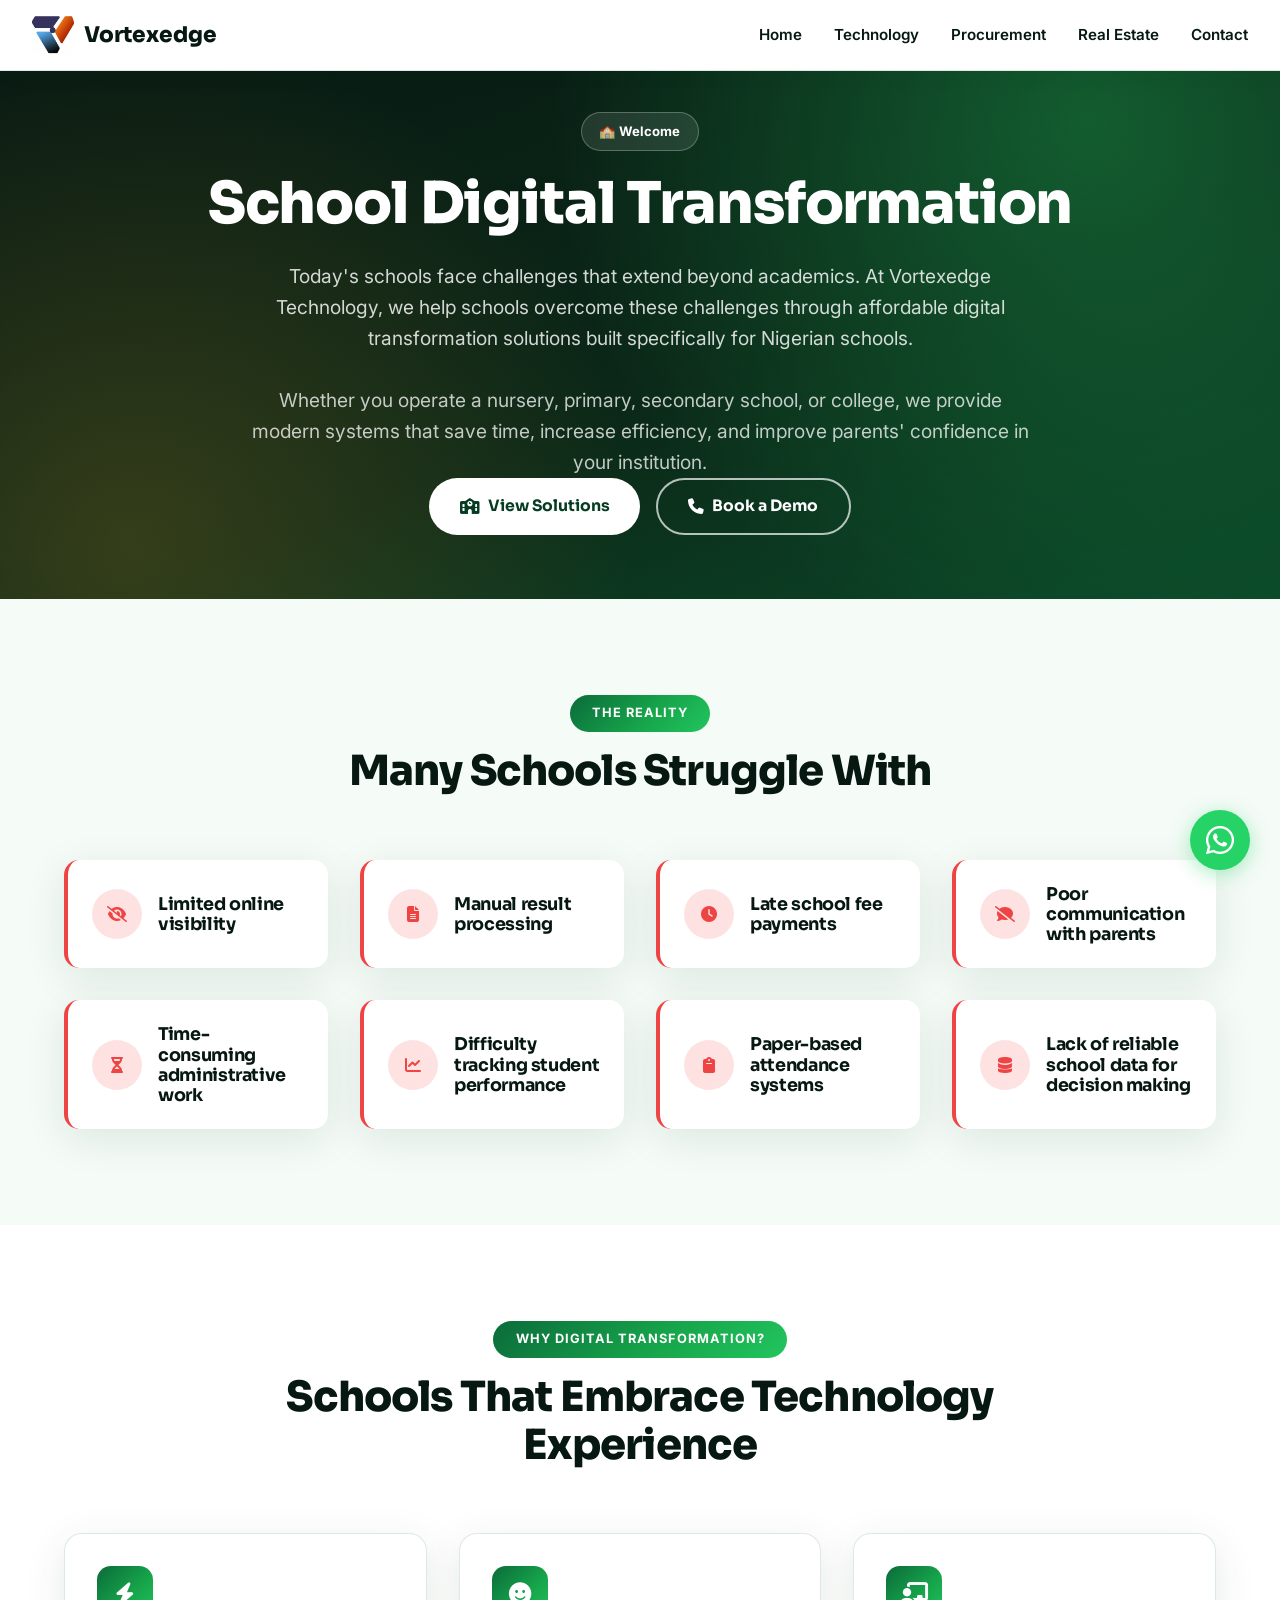
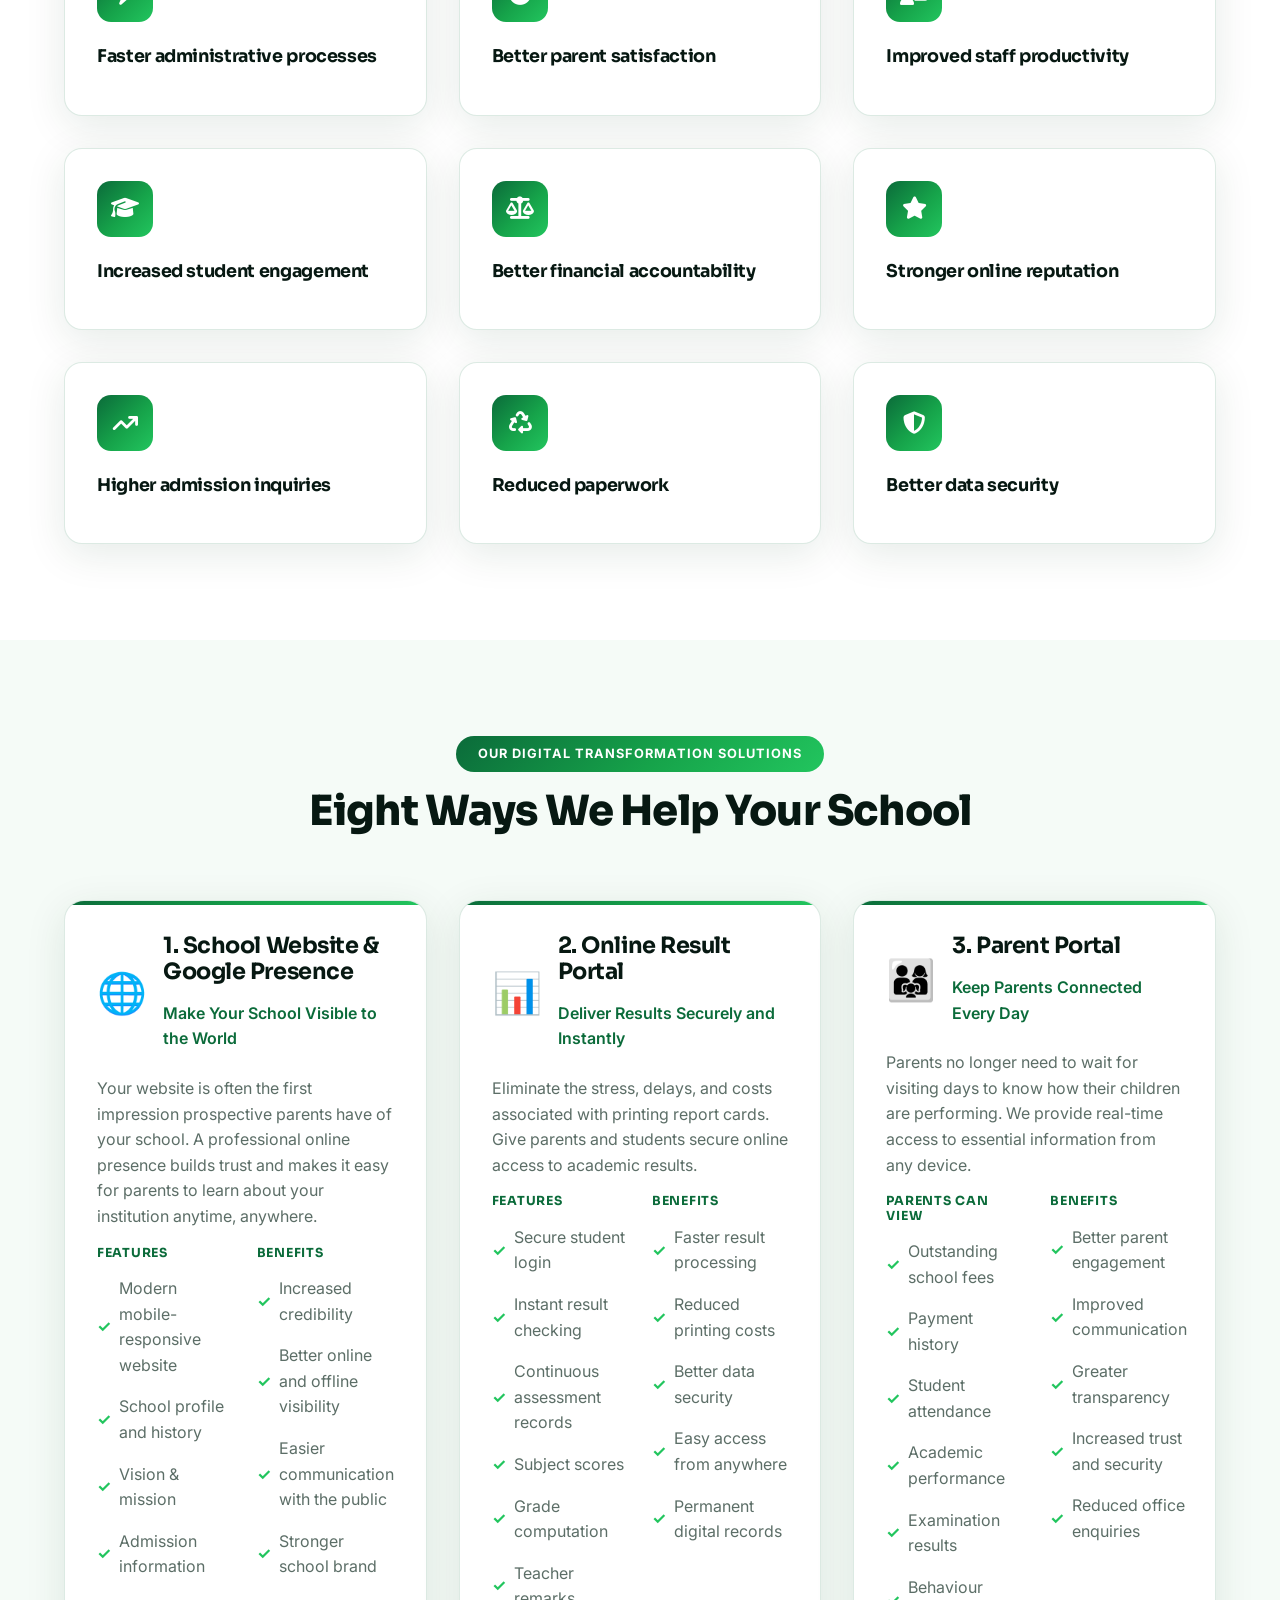
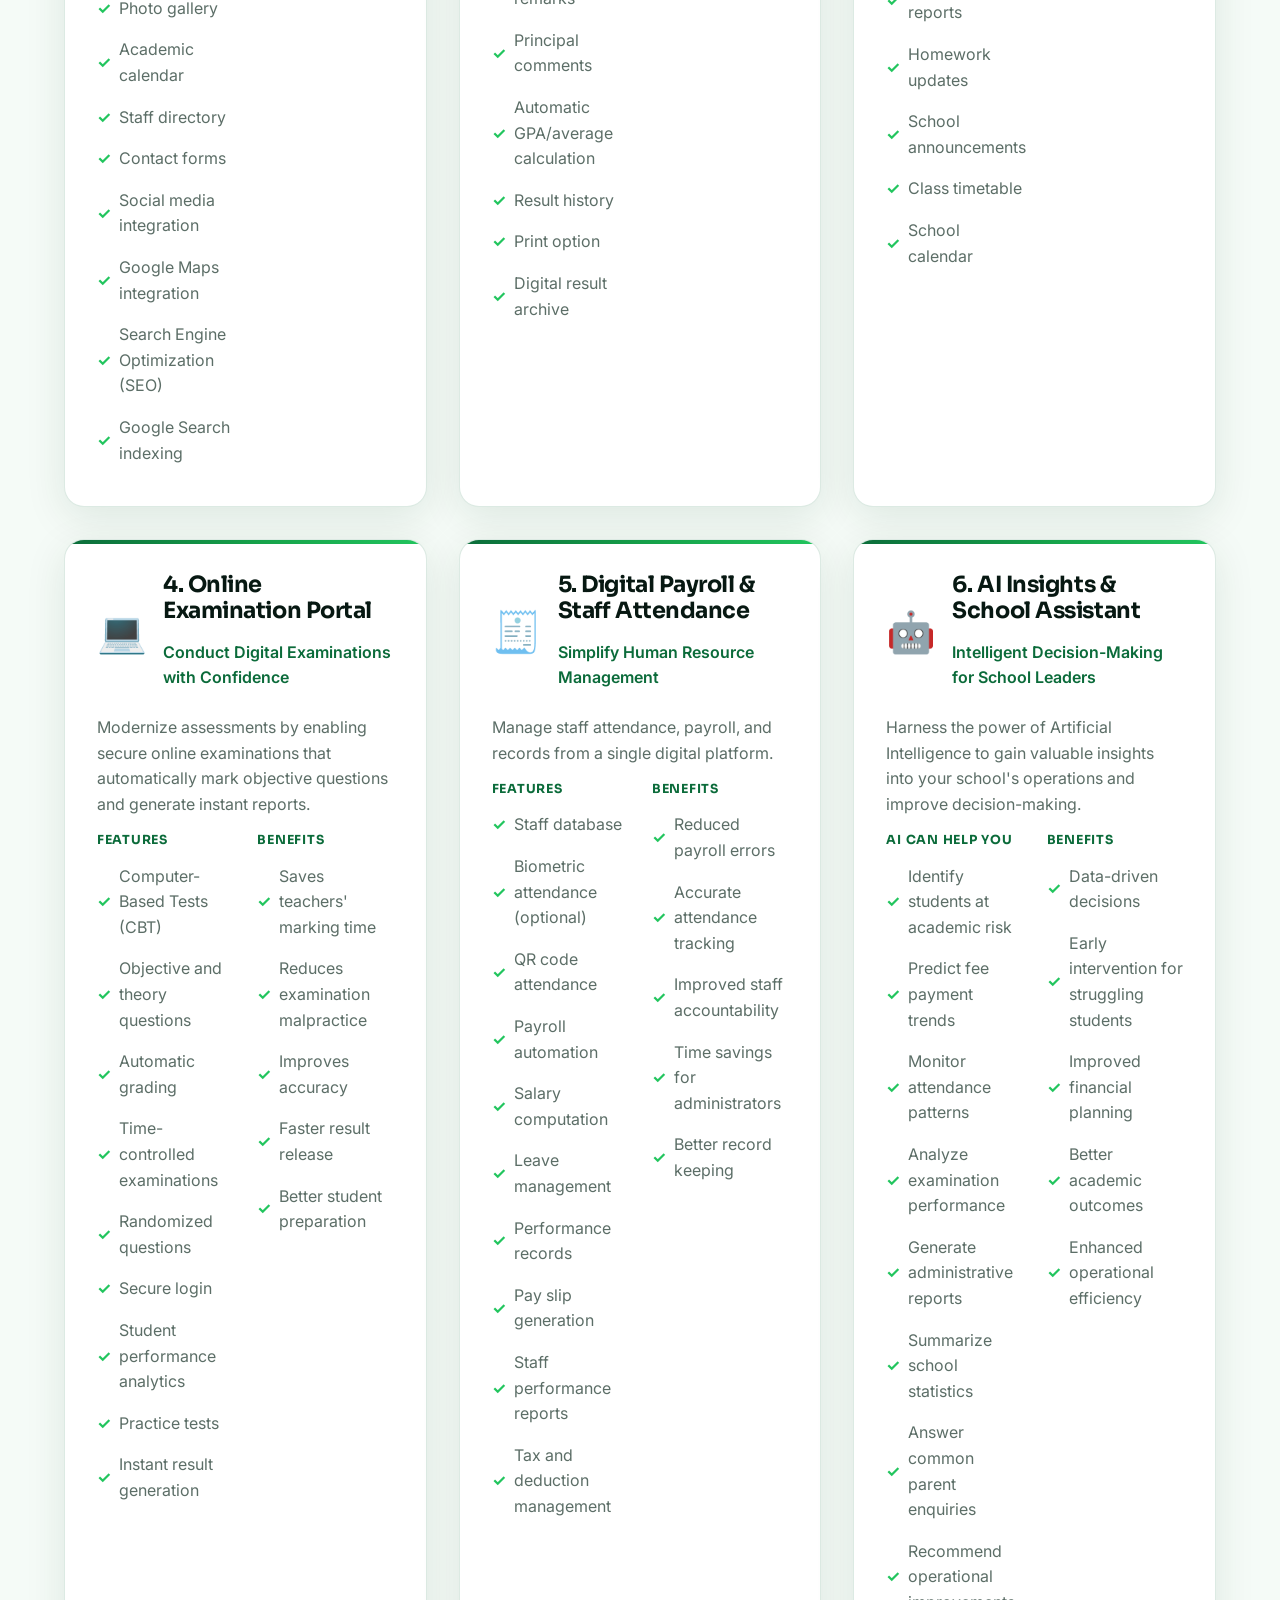
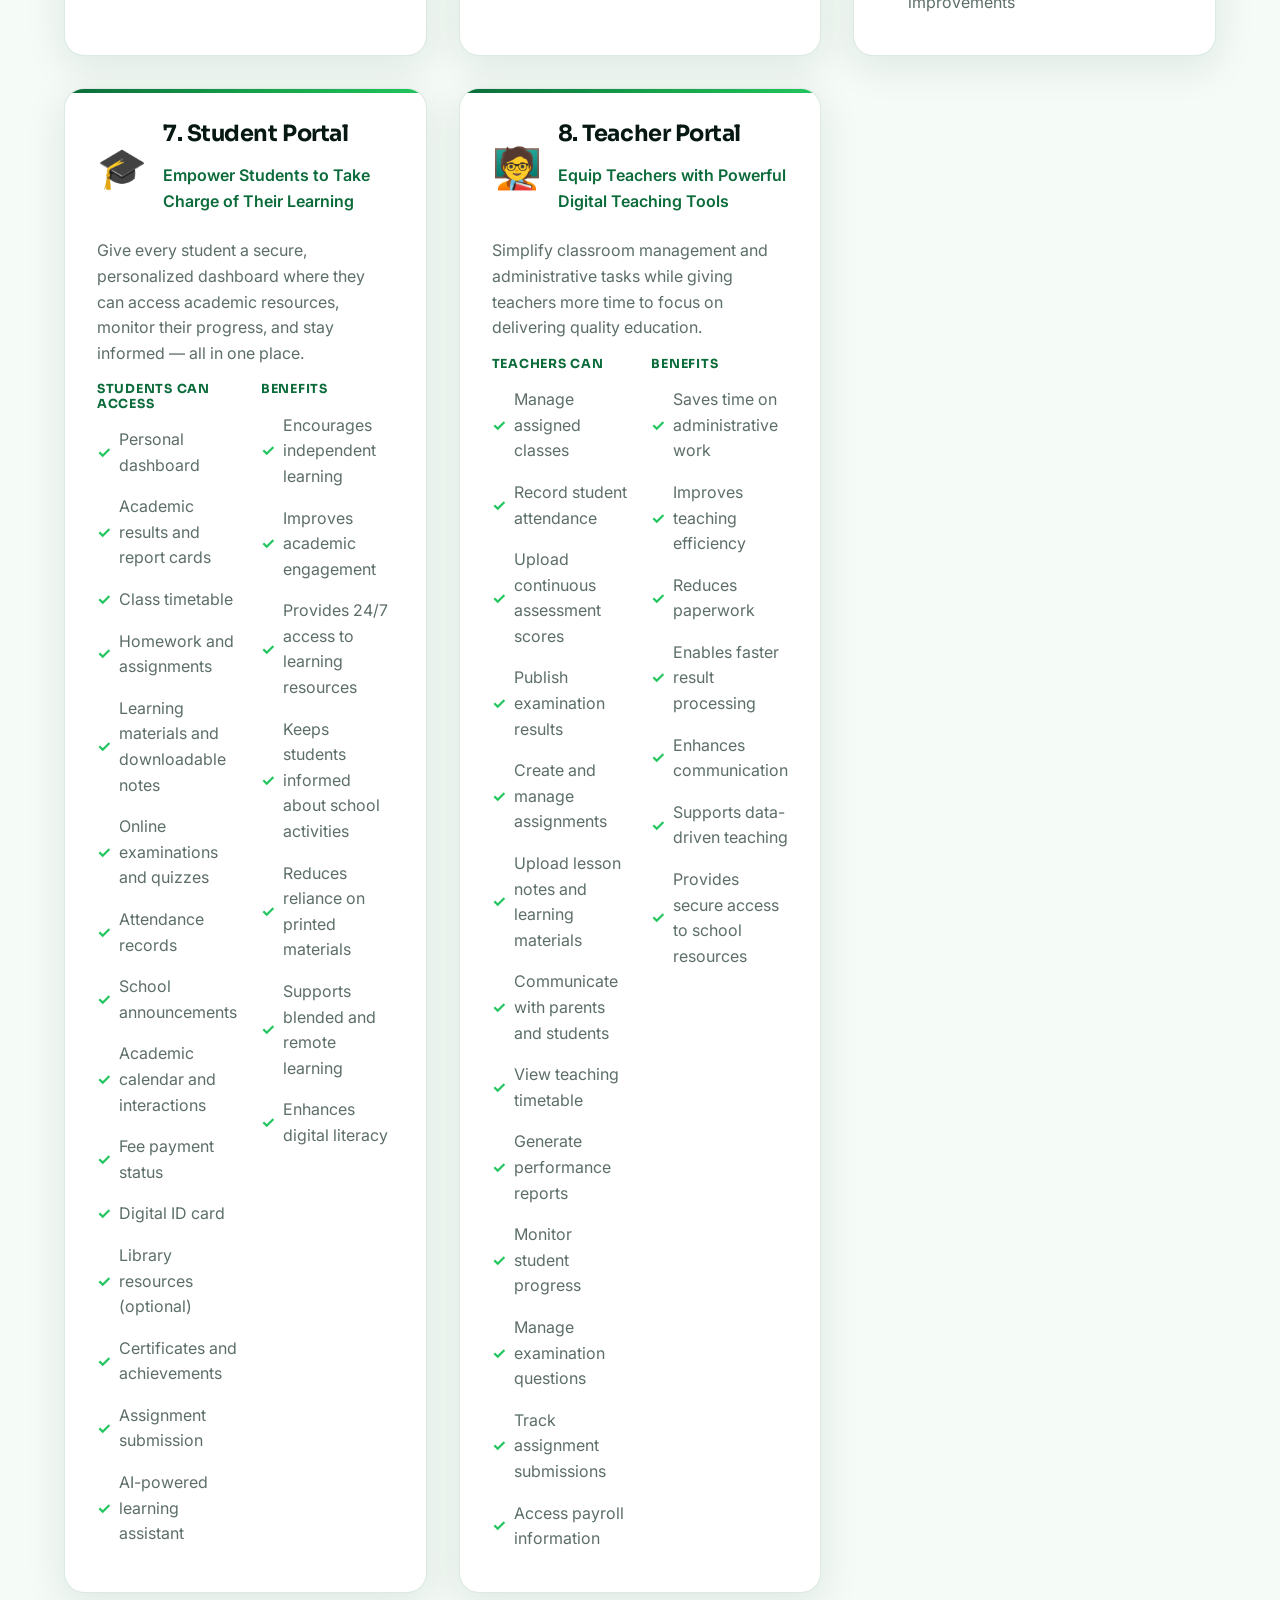
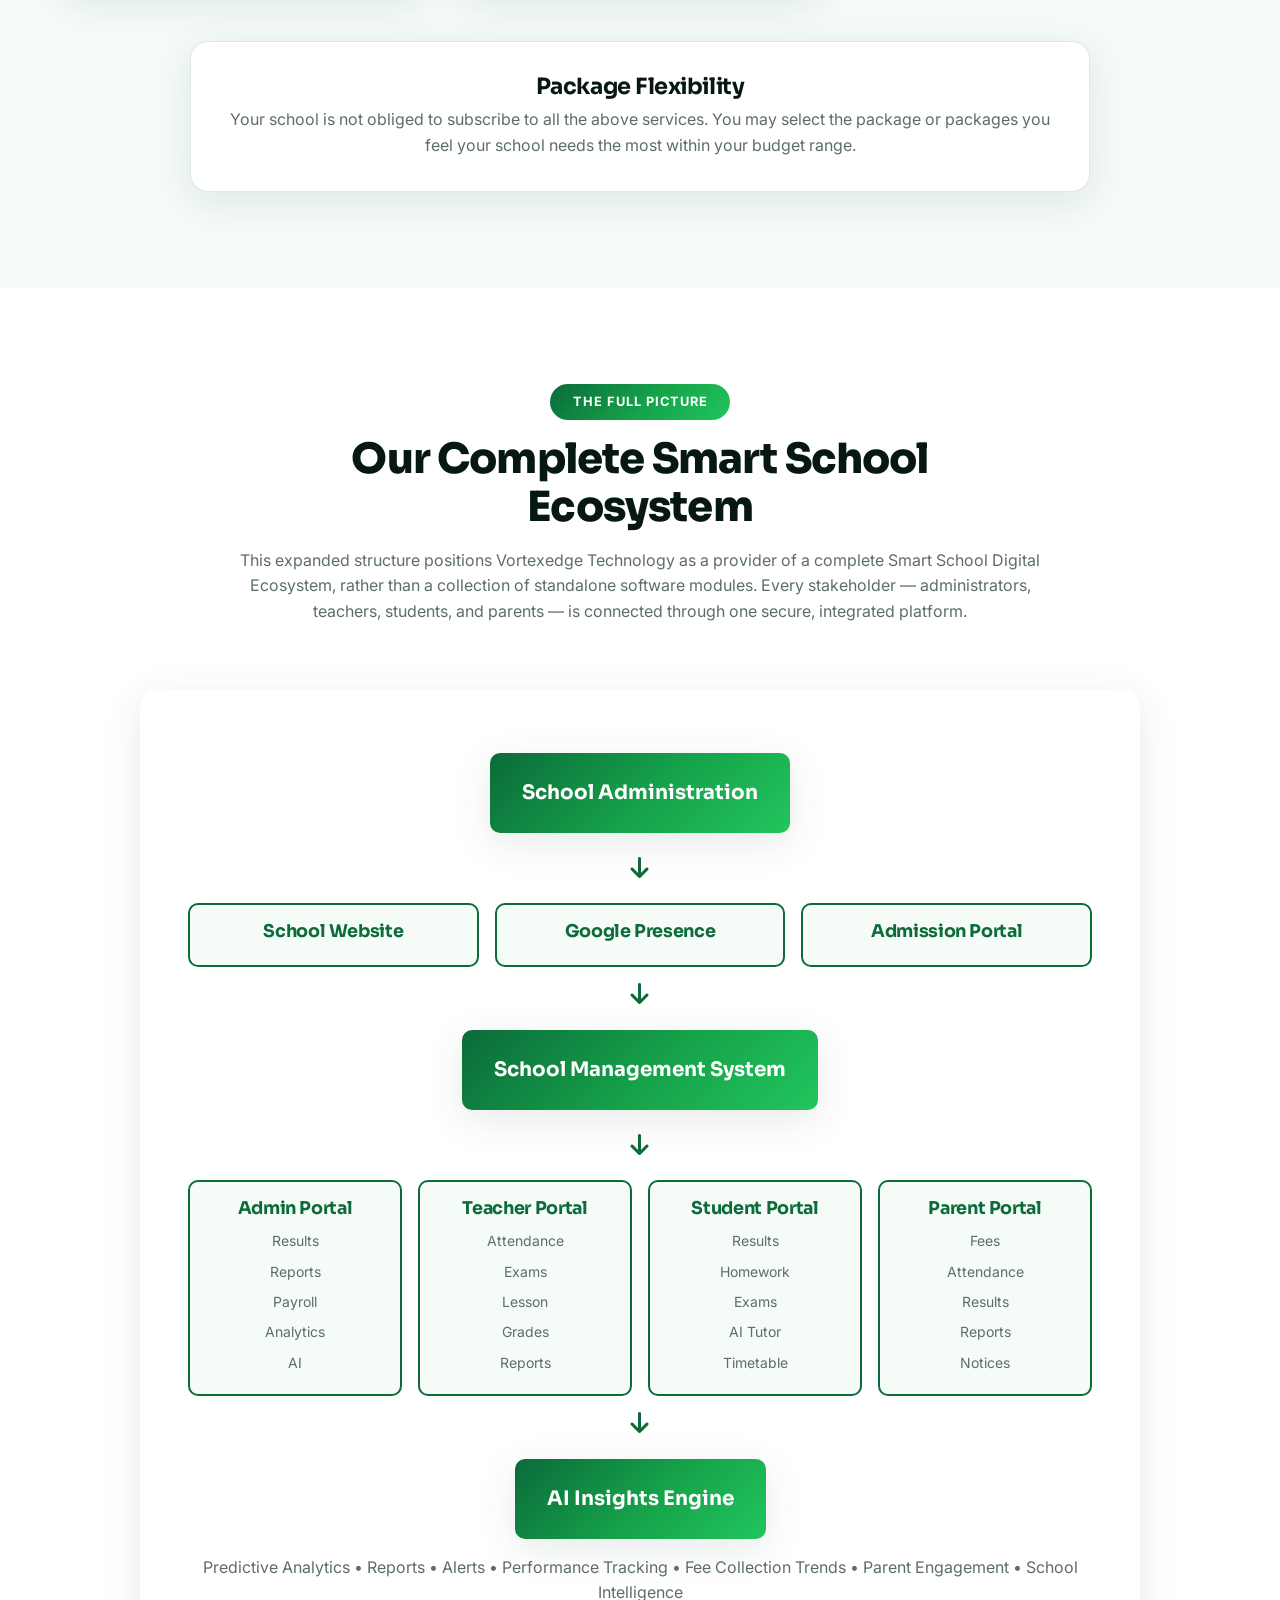
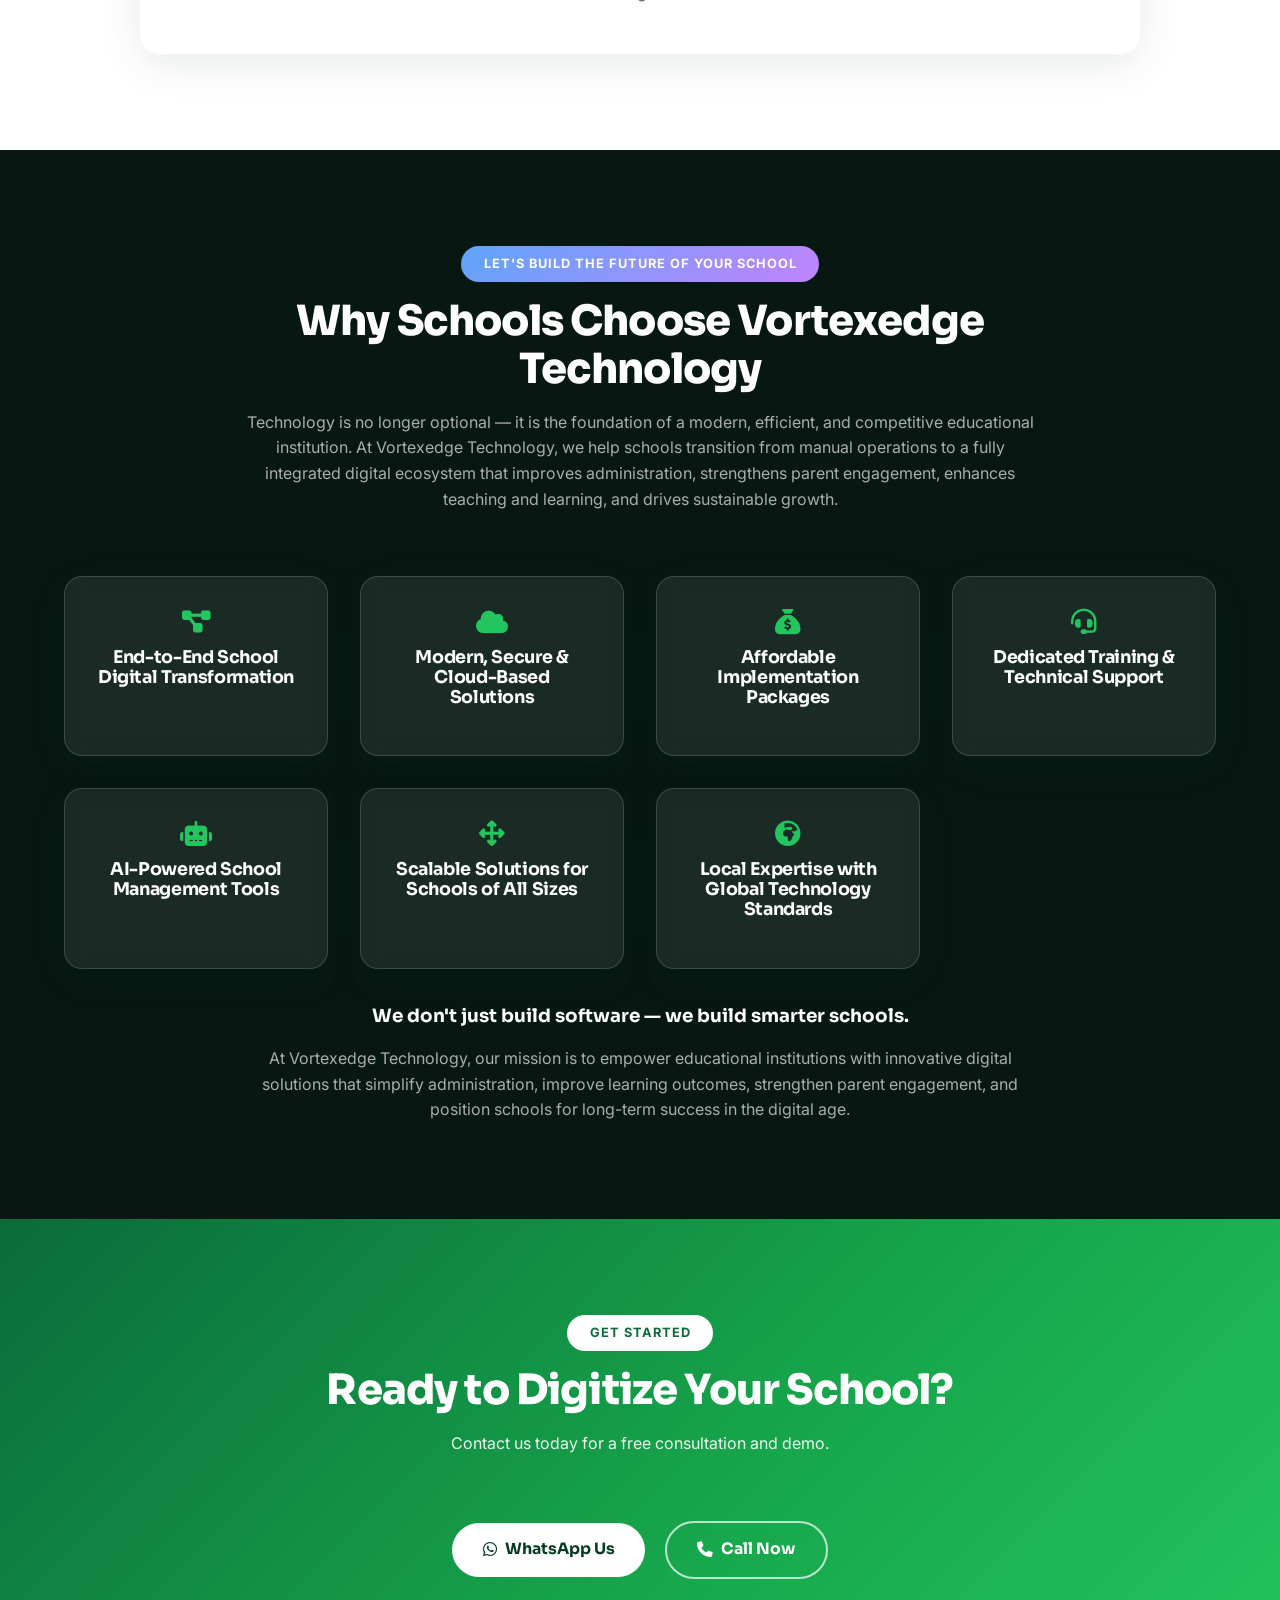
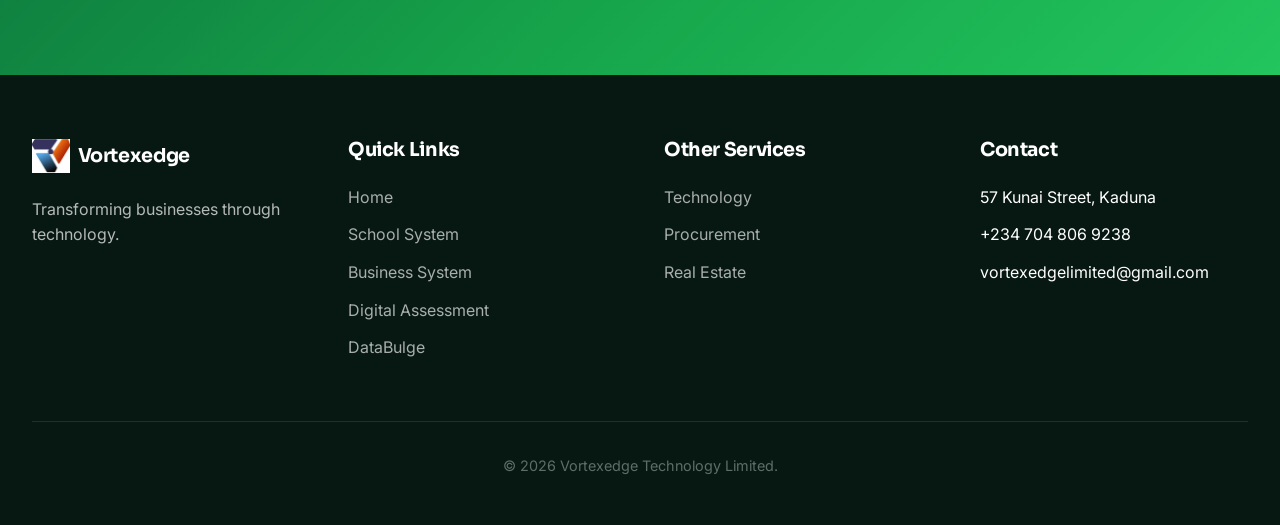
<file: create school-digitaltransformation.html>
<!DOCTYPE html>
<html lang="en">
<head>
    <meta charset="UTF-8">
    <meta name="viewport" content="width=device-width, initial-scale=1.0">
    <title>School Digital Transformation | Vortexedge</title>
    <link rel="preconnect" href="https://fonts.googleapis.com">
    <link rel="preconnect" href="https://fonts.gstatic.com" crossorigin>
    <link href="https://fonts.googleapis.com/css2?family=Inter:wght@300;400;500;600;700;800&family=Sora:wght@400;600;700;800&display=swap" rel="stylesheet">
    <link rel="stylesheet" href="https://cdnjs.cloudflare.com/ajax/libs/font-awesome/6.4.0/css/all.min.css">
    <link rel="stylesheet" href="assets/css/style.css">
</head>
<body>

<nav class="navbar">
    <div class="nav-container">
        <a href="index.html" class="nav-logo"><img src="assets/images/logo.png" alt="Vortexedge"> Vortexedge</a>
        <ul class="nav-links">
            <li><a href="index.html">Home</a></li>
            <li><a href="technology.html">Technology</a></li>
            <li><a href="procurement.html">Procurement</a></li>
            <li><a href="real-estate.html">Real Estate</a></li>
            <li><a href="index.html#contact">Contact</a></li>
        </ul>
        <button class="mobile-menu-btn"><i class="fas fa-bars"></i></button>
    </div>
</nav>

<!-- WELCOME -->
<section class="hero" style="min-height: 60vh;">
    <div class="hero-content">
        <span class="eyebrow on-dark">🏫 Welcome</span>
        <h1>School Digital Transformation</h1>
        <p>Today's schools face challenges that extend beyond academics. At Vortexedge Technology, we help schools overcome these challenges through affordable digital transformation solutions built specifically for Nigerian schools.</p>
        <p style="color: rgba(255,255,255,0.75); max-width: 780px; margin: 0 auto;">Whether you operate a nursery, primary, secondary school, or college, we provide modern systems that save time, increase efficiency, and improve parents' confidence in your institution.</p>
        <div class="hero-buttons">
            <a href="#solutions" class="btn btn-white"><i class="fas fa-school"></i> View Solutions</a>
            <a href="index.html#contact" class="btn btn-outline-white"><i class="fas fa-phone"></i> Book a Demo</a>
        </div>
    </div>
</section>

<!-- CHALLENGES -->
<section class="section section-light">
    <div class="container">
        <div class="section-header animate-on-scroll">
            <span class="section-tag">The Reality</span>
            <h2>Many Schools Struggle With</h2>
        </div>
        <div class="grid grid-4">
            <div class="challenge-card animate-on-scroll"><div class="challenge-icon"><i class="fas fa-eye-slash"></i></div><h4>Limited online visibility</h4></div>
            <div class="challenge-card animate-on-scroll"><div class="challenge-icon"><i class="fas fa-file-lines"></i></div><h4>Manual result processing</h4></div>
            <div class="challenge-card animate-on-scroll"><div class="challenge-icon"><i class="fas fa-clock"></i></div><h4>Late school fee payments</h4></div>
            <div class="challenge-card animate-on-scroll"><div class="challenge-icon"><i class="fas fa-comment-slash"></i></div><h4>Poor communication with parents</h4></div>
            <div class="challenge-card animate-on-scroll"><div class="challenge-icon"><i class="fas fa-hourglass-half"></i></div><h4>Time-consuming administrative work</h4></div>
            <div class="challenge-card animate-on-scroll"><div class="challenge-icon"><i class="fas fa-chart-line"></i></div><h4>Difficulty tracking student performance</h4></div>
            <div class="challenge-card animate-on-scroll"><div class="challenge-icon"><i class="fas fa-clipboard"></i></div><h4>Paper-based attendance systems</h4></div>
            <div class="challenge-card animate-on-scroll"><div class="challenge-icon"><i class="fas fa-database"></i></div><h4>Lack of reliable school data for decision making</h4></div>
        </div>
    </div>
</section>

<!-- WHY DIGITAL TRANSFORMATION -->
<section class="section section-white">
    <div class="container">
        <div class="section-header animate-on-scroll">
            <span class="section-tag">Why Digital Transformation?</span>
            <h2>Schools That Embrace Technology Experience</h2>
        </div>
        <div class="grid grid-3">
            <div class="card animate-on-scroll"><div class="card-icon"><i class="fas fa-bolt"></i></div><h4>Faster administrative processes</h4></div>
            <div class="card animate-on-scroll"><div class="card-icon"><i class="fas fa-face-smile"></i></div><h4>Better parent satisfaction</h4></div>
            <div class="card animate-on-scroll"><div class="card-icon"><i class="fas fa-chalkboard-user"></i></div><h4>Improved staff productivity</h4></div>
            <div class="card animate-on-scroll"><div class="card-icon"><i class="fas fa-graduation-cap"></i></div><h4>Increased student engagement</h4></div>
            <div class="card animate-on-scroll"><div class="card-icon"><i class="fas fa-scale-balanced"></i></div><h4>Better financial accountability</h4></div>
            <div class="card animate-on-scroll"><div class="card-icon"><i class="fas fa-star"></i></div><h4>Stronger online reputation</h4></div>
            <div class="card animate-on-scroll"><div class="card-icon"><i class="fas fa-arrow-trend-up"></i></div><h4>Higher admission inquiries</h4></div>
            <div class="card animate-on-scroll"><div class="card-icon"><i class="fas fa-recycle"></i></div><h4>Reduced paperwork</h4></div>
            <div class="card animate-on-scroll"><div class="card-icon"><i class="fas fa-shield-halved"></i></div><h4>Better data security</h4></div>
        </div>
    </div>
</section>

<!-- SOLUTIONS -->
<section id="solutions" class="section section-light">
    <div class="container">
        <div class="section-header animate-on-scroll">
            <span class="section-tag">Our Digital Transformation Solutions</span>
            <h2>Eight Ways We Help Your School</h2>
        </div>
        <div class="grid grid-2">

            <div class="solution-card animate-on-scroll">
                <div class="solution-header"><div class="solution-icon">🌐</div><div><h3>1. School Website &amp; Google Presence</h3><p style="margin:0; color: var(--primary); font-weight: 600;">Make Your School Visible to the World</p></div></div>
                <p>Your website is often the first impression prospective parents have of your school. A professional online presence builds trust and makes it easy for parents to learn about your institution anytime, anywhere.</p>
                <div class="solution-lists">
                    <div><h5>Features</h5><ul class="solution-features"><li>Modern mobile-responsive website</li><li>School profile and history</li><li>Vision &amp; mission</li><li>Admission information</li><li>Photo gallery</li><li>Academic calendar</li><li>Staff directory</li><li>Contact forms</li><li>Social media integration</li><li>Google Maps integration</li><li>Search Engine Optimization (SEO)</li><li>Google Search indexing</li></ul></div>
                    <div><h5>Benefits</h5><ul class="solution-features"><li>Increased credibility</li><li>Better online and offline visibility</li><li>Easier communication with the public</li><li>Stronger school brand</li></ul></div>
                </div>
            </div>

            <div class="solution-card animate-on-scroll">
                <div class="solution-header"><div class="solution-icon">📊</div><div><h3>2. Online Result Portal</h3><p style="margin:0; color: var(--primary); font-weight: 600;">Deliver Results Securely and Instantly</p></div></div>
                <p>Eliminate the stress, delays, and costs associated with printing report cards. Give parents and students secure online access to academic results.</p>
                <div class="solution-lists">
                    <div><h5>Features</h5><ul class="solution-features"><li>Secure student login</li><li>Instant result checking</li><li>Continuous assessment records</li><li>Subject scores</li><li>Grade computation</li><li>Teacher remarks</li><li>Principal comments</li><li>Automatic GPA/average calculation</li><li>Result history</li><li>Print option</li><li>Digital result archive</li></ul></div>
                    <div><h5>Benefits</h5><ul class="solution-features"><li>Faster result processing</li><li>Reduced printing costs</li><li>Better data security</li><li>Easy access from anywhere</li><li>Permanent digital records</li></ul></div>
                </div>
            </div>

            <div class="solution-card animate-on-scroll">
                <div class="solution-header"><div class="solution-icon">👨‍👩‍👧</div><div><h3>3. Parent Portal</h3><p style="margin:0; color: var(--primary); font-weight: 600;">Keep Parents Connected Every Day</p></div></div>
                <p>Parents no longer need to wait for visiting days to know how their children are performing. We provide real-time access to essential information from any device.</p>
                <div class="solution-lists">
                    <div><h5>Parents Can View</h5><ul class="solution-features"><li>Outstanding school fees</li><li>Payment history</li><li>Student attendance</li><li>Academic performance</li><li>Examination results</li><li>Behaviour reports</li><li>Homework updates</li><li>School announcements</li><li>Class timetable</li><li>School calendar</li></ul></div>
                    <div><h5>Benefits</h5><ul class="solution-features"><li>Better parent engagement</li><li>Improved communication</li><li>Greater transparency</li><li>Increased trust and security</li><li>Reduced office enquiries</li></ul></div>
                </div>
            </div>

            <div class="solution-card animate-on-scroll">
                <div class="solution-header"><div class="solution-icon">💻</div><div><h3>4. Online Examination Portal</h3><p style="margin:0; color: var(--primary); font-weight: 600;">Conduct Digital Examinations with Confidence</p></div></div>
                <p>Modernize assessments by enabling secure online examinations that automatically mark objective questions and generate instant reports.</p>
                <div class="solution-lists">
                    <div><h5>Features</h5><ul class="solution-features"><li>Computer-Based Tests (CBT)</li><li>Objective and theory questions</li><li>Automatic grading</li><li>Time-controlled examinations</li><li>Randomized questions</li><li>Secure login</li><li>Student performance analytics</li><li>Practice tests</li><li>Instant result generation</li></ul></div>
                    <div><h5>Benefits</h5><ul class="solution-features"><li>Saves teachers' marking time</li><li>Reduces examination malpractice</li><li>Improves accuracy</li><li>Faster result release</li><li>Better student preparation</li></ul></div>
                </div>
            </div>

            <div class="solution-card animate-on-scroll">
                <div class="solution-header"><div class="solution-icon">🧾</div><div><h3>5. Digital Payroll &amp; Staff Attendance</h3><p style="margin:0; color: var(--primary); font-weight: 600;">Simplify Human Resource Management</p></div></div>
                <p>Manage staff attendance, payroll, and records from a single digital platform.</p>
                <div class="solution-lists">
                    <div><h5>Features</h5><ul class="solution-features"><li>Staff database</li><li>Biometric attendance (optional)</li><li>QR code attendance</li><li>Payroll automation</li><li>Salary computation</li><li>Leave management</li><li>Performance records</li><li>Pay slip generation</li><li>Staff performance reports</li><li>Tax and deduction management</li></ul></div>
                    <div><h5>Benefits</h5><ul class="solution-features"><li>Reduced payroll errors</li><li>Accurate attendance tracking</li><li>Improved staff accountability</li><li>Time savings for administrators</li><li>Better record keeping</li></ul></div>
                </div>
            </div>

            <div class="solution-card animate-on-scroll">
                <div class="solution-header"><div class="solution-icon">🤖</div><div><h3>6. AI Insights &amp; School Assistant</h3><p style="margin:0; color: var(--primary); font-weight: 600;">Intelligent Decision-Making for School Leaders</p></div></div>
                <p>Harness the power of Artificial Intelligence to gain valuable insights into your school's operations and improve decision-making.</p>
                <div class="solution-lists">
                    <div><h5>AI Can Help You</h5><ul class="solution-features"><li>Identify students at academic risk</li><li>Predict fee payment trends</li><li>Monitor attendance patterns</li><li>Analyze examination performance</li><li>Generate administrative reports</li><li>Summarize school statistics</li><li>Answer common parent enquiries</li><li>Recommend operational improvements</li></ul></div>
                    <div><h5>Benefits</h5><ul class="solution-features"><li>Data-driven decisions</li><li>Early intervention for struggling students</li><li>Improved financial planning</li><li>Better academic outcomes</li><li>Enhanced operational efficiency</li></ul></div>
                </div>
            </div>

            <div class="solution-card animate-on-scroll">
                <div class="solution-header"><div class="solution-icon">🎓</div><div><h3>7. Student Portal</h3><p style="margin:0; color: var(--primary); font-weight: 600;">Empower Students to Take Charge of Their Learning</p></div></div>
                <p>Give every student a secure, personalized dashboard where they can access academic resources, monitor their progress, and stay informed — all in one place.</p>
                <div class="solution-lists">
                    <div><h5>Students Can Access</h5><ul class="solution-features"><li>Personal dashboard</li><li>Academic results and report cards</li><li>Class timetable</li><li>Homework and assignments</li><li>Learning materials and downloadable notes</li><li>Online examinations and quizzes</li><li>Attendance records</li><li>School announcements</li><li>Academic calendar and interactions</li><li>Fee payment status</li><li>Digital ID card</li><li>Library resources (optional)</li><li>Certificates and achievements</li><li>Assignment submission</li><li>AI-powered learning assistant</li></ul></div>
                    <div><h5>Benefits</h5><ul class="solution-features"><li>Encourages independent learning</li><li>Improves academic engagement</li><li>Provides 24/7 access to learning resources</li><li>Keeps students informed about school activities</li><li>Reduces reliance on printed materials</li><li>Supports blended and remote learning</li><li>Enhances digital literacy</li></ul></div>
                </div>
            </div>

            <div class="solution-card animate-on-scroll">
                <div class="solution-header"><div class="solution-icon">🧑‍🏫</div><div><h3>8. Teacher Portal</h3><p style="margin:0; color: var(--primary); font-weight: 600;">Equip Teachers with Powerful Digital Teaching Tools</p></div></div>
                <p>Simplify classroom management and administrative tasks while giving teachers more time to focus on delivering quality education.</p>
                <div class="solution-lists">
                    <div><h5>Teachers Can</h5><ul class="solution-features"><li>Manage assigned classes</li><li>Record student attendance</li><li>Upload continuous assessment scores</li><li>Publish examination results</li><li>Create and manage assignments</li><li>Upload lesson notes and learning materials</li><li>Communicate with parents and students</li><li>View teaching timetable</li><li>Generate performance reports</li><li>Monitor student progress</li><li>Manage examination questions</li><li>Track assignment submissions</li><li>Access payroll information</li></ul></div>
                    <div><h5>Benefits</h5><ul class="solution-features"><li>Saves time on administrative work</li><li>Improves teaching efficiency</li><li>Reduces paperwork</li><li>Enables faster result processing</li><li>Enhances communication</li><li>Supports data-driven teaching</li><li>Provides secure access to school resources</li></ul></div>
                </div>
            </div>

        </div>

        <div class="card animate-on-scroll" style="max-width: 900px; margin: 3rem auto 0; text-align: center;">
            <h3>Package Flexibility</h3>
            <p style="margin-bottom: 0;">Your school is not obliged to subscribe to all the above services. You may select the package or packages you feel your school needs the most within your budget range.</p>
        </div>
    </div>
</section>

<!-- ECOSYSTEM -->
<section class="section section-white">
    <div class="container">
        <div class="section-header animate-on-scroll">
            <span class="section-tag">The Full Picture</span>
            <h2>Our Complete Smart School Ecosystem</h2>
            <p>This expanded structure positions Vortexedge Technology as a provider of a complete Smart School Digital Ecosystem, rather than a collection of standalone software modules. Every stakeholder — administrators, teachers, students, and parents — is connected through one secure, integrated platform.</p>
        </div>
        <div class="ecosystem animate-on-scroll">
            <div class="eco-node main">School Administration</div>
            <div class="eco-connector"><i class="fas fa-arrow-down"></i></div>
            <div class="eco-grid" style="grid-template-columns: repeat(3, 1fr);">
                <div class="eco-portal"><h4>School Website</h4></div>
                <div class="eco-portal"><h4>Google Presence</h4></div>
                <div class="eco-portal"><h4>Admission Portal</h4></div>
            </div>
            <div class="eco-connector"><i class="fas fa-arrow-down"></i></div>
            <div class="eco-node main">School Management System</div>
            <div class="eco-connector"><i class="fas fa-arrow-down"></i></div>
            <div class="eco-grid">
                <div class="eco-portal">
                    <h4>Admin Portal</h4>
                    <ul><li>Results</li><li>Reports</li><li>Payroll</li><li>Analytics</li><li>AI</li></ul>
                </div>
                <div class="eco-portal">
                    <h4>Teacher Portal</h4>
                    <ul><li>Attendance</li><li>Exams</li><li>Lesson</li><li>Grades</li><li>Reports</li></ul>
                </div>
                <div class="eco-portal">
                    <h4>Student Portal</h4>
                    <ul><li>Results</li><li>Homework</li><li>Exams</li><li>AI Tutor</li><li>Timetable</li></ul>
                </div>
                <div class="eco-portal">
                    <h4>Parent Portal</h4>
                    <ul><li>Fees</li><li>Attendance</li><li>Results</li><li>Reports</li><li>Notices</li></ul>
                </div>
            </div>
            <div class="eco-connector"><i class="fas fa-arrow-down"></i></div>
            <div class="eco-node main">AI Insights Engine</div>
            <p style="text-align:center; color: var(--gray); margin-top: 1rem; margin-bottom: 0;">Predictive Analytics • Reports • Alerts • Performance Tracking • Fee Collection Trends • Parent Engagement • School Intelligence</p>
        </div>
    </div>
</section>

<!-- WHY CHOOSE US + MISSION -->
<section class="section section-dark">
    <div class="container">
        <div class="section-header animate-on-scroll">
            <span class="section-tag" style="background: linear-gradient(135deg, #60a5fa 0%, #c084fc 100%);">Let's Build the Future of Your School</span>
            <h2 style="color: white;">Why Schools Choose Vortexedge Technology</h2>
            <p>Technology is no longer optional — it is the foundation of a modern, efficient, and competitive educational institution. At Vortexedge Technology, we help schools transition from manual operations to a fully integrated digital ecosystem that improves administration, strengthens parent engagement, enhances teaching and learning, and drives sustainable growth.</p>
        </div>
        <div class="grid grid-4">
            <div class="card-glass card animate-on-scroll" style="text-align:center;"><i class="fas fa-diagram-project" style="font-size:1.6rem; color: var(--primary-light); margin-bottom: 0.75rem;"></i><h4 style="color:white;">End-to-End School Digital Transformation</h4></div>
            <div class="card-glass card animate-on-scroll" style="text-align:center;"><i class="fas fa-cloud" style="font-size:1.6rem; color: var(--primary-light); margin-bottom: 0.75rem;"></i><h4 style="color:white;">Modern, Secure &amp; Cloud-Based Solutions</h4></div>
            <div class="card-glass card animate-on-scroll" style="text-align:center;"><i class="fas fa-sack-dollar" style="font-size:1.6rem; color: var(--primary-light); margin-bottom: 0.75rem;"></i><h4 style="color:white;">Affordable Implementation Packages</h4></div>
            <div class="card-glass card animate-on-scroll" style="text-align:center;"><i class="fas fa-headset" style="font-size:1.6rem; color: var(--primary-light); margin-bottom: 0.75rem;"></i><h4 style="color:white;">Dedicated Training &amp; Technical Support</h4></div>
            <div class="card-glass card animate-on-scroll" style="text-align:center;"><i class="fas fa-robot" style="font-size:1.6rem; color: var(--primary-light); margin-bottom: 0.75rem;"></i><h4 style="color:white;">AI-Powered School Management Tools</h4></div>
            <div class="card-glass card animate-on-scroll" style="text-align:center;"><i class="fas fa-arrows-up-down-left-right" style="font-size:1.6rem; color: var(--primary-light); margin-bottom: 0.75rem;"></i><h4 style="color:white;">Scalable Solutions for Schools of All Sizes</h4></div>
            <div class="card-glass card animate-on-scroll" style="text-align:center;"><i class="fas fa-earth-africa" style="font-size:1.6rem; color: var(--primary-light); margin-bottom: 0.75rem;"></i><h4 style="color:white;">Local Expertise with Global Technology Standards</h4></div>
        </div>
        <p style="text-align:center; margin-top: 2rem; font-family: 'Sora', sans-serif; font-weight: 700; font-size: 1.15rem; color: white;">We don't just build software — we build smarter schools.</p>
        <p style="text-align:center; max-width: 800px; margin: 0.5rem auto 0; color: rgba(255,255,255,0.65);">At Vortexedge Technology, our mission is to empower educational institutions with innovative digital solutions that simplify administration, improve learning outcomes, strengthen parent engagement, and position schools for long-term success in the digital age.</p>
    </div>
</section>

<section class="section section-gradient">
    <div class="container">
        <div class="section-header animate-on-scroll">
            <span class="section-tag" style="background: white; color: var(--primary);">Get Started</span>
            <h2 style="color: white;">Ready to Digitize Your School?</h2>
            <p>Contact us today for a free consultation and demo.</p>
        </div>
        <div style="text-align: center;" class="animate-on-scroll">
            <a href="https://wa.me/2347048069238" class="btn btn-white" target="_blank" style="margin-right: 1rem;"><i class="fab fa-whatsapp"></i> WhatsApp Us</a>
            <a href="tel:+2347048069238" class="btn btn-outline-white"><i class="fas fa-phone"></i> Call Now</a>
        </div>
    </div>
</section>

<footer class="footer">
    <div class="footer-grid">
        <div><h3><img src="assets/images/logo.png" alt="Vortexedge"> Vortexedge</h3><p style="color: rgba(255,255,255,0.7);">Transforming businesses through technology.</p></div>
        <div><h3>Quick Links</h3><ul class="footer-links"><li><a href="index.html">Home</a></li><li><a href="school-digital-transformation.html">School System</a></li><li><a href="business-digital-transformation.html">Business System</a></li><li><a href="https://kennygreat.github.io/assessment2/">Digital Assessment</a></li><li><a href="https://databulge.com/landing.html">DataBulge</a></li></ul></div>
        <div><h3>Other Services</h3><ul class="footer-links"><li><a href="technology.html">Technology</a></li><li><a href="procurement.html">Procurement</a></li><li><a href="real-estate.html">Real Estate</a></li></ul></div>
        <div><h3>Contact</h3><ul class="footer-links"><li>57 Kunai Street, Kaduna</li><li>+234 704 806 9238</li><li>vortexedgelimited@gmail.com</li></ul></div>
    </div>
    <div class="footer-bottom"><p>&copy; 2026 Vortexedge Technology Limited.</p></div>
</footer>

<a href="https://wa.me/2347048069238" class="whatsapp-float" target="_blank"><i class="fab fa-whatsapp"></i></a>
<div class="back-to-top"><i class="fas fa-arrow-up"></i></div>
<script src="assets/js/script.js"></script>
</body>
</html>
</file>
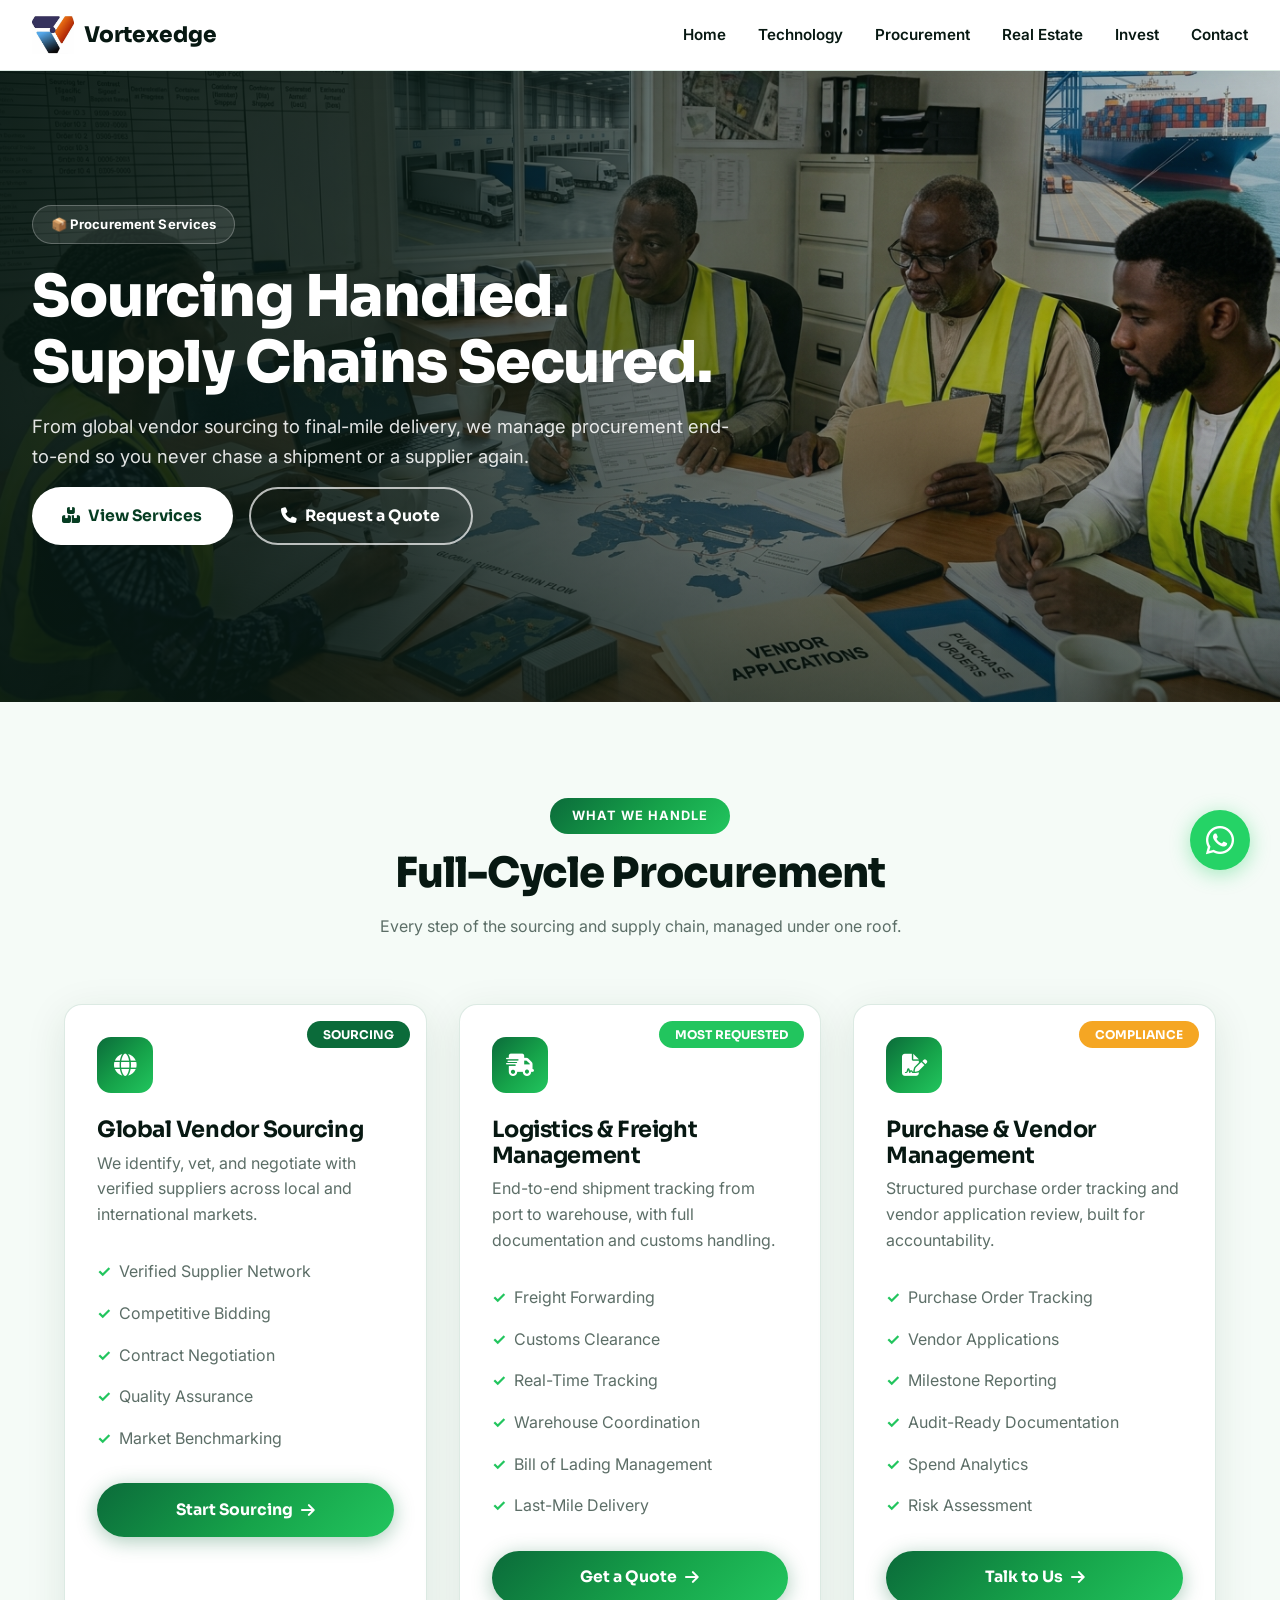
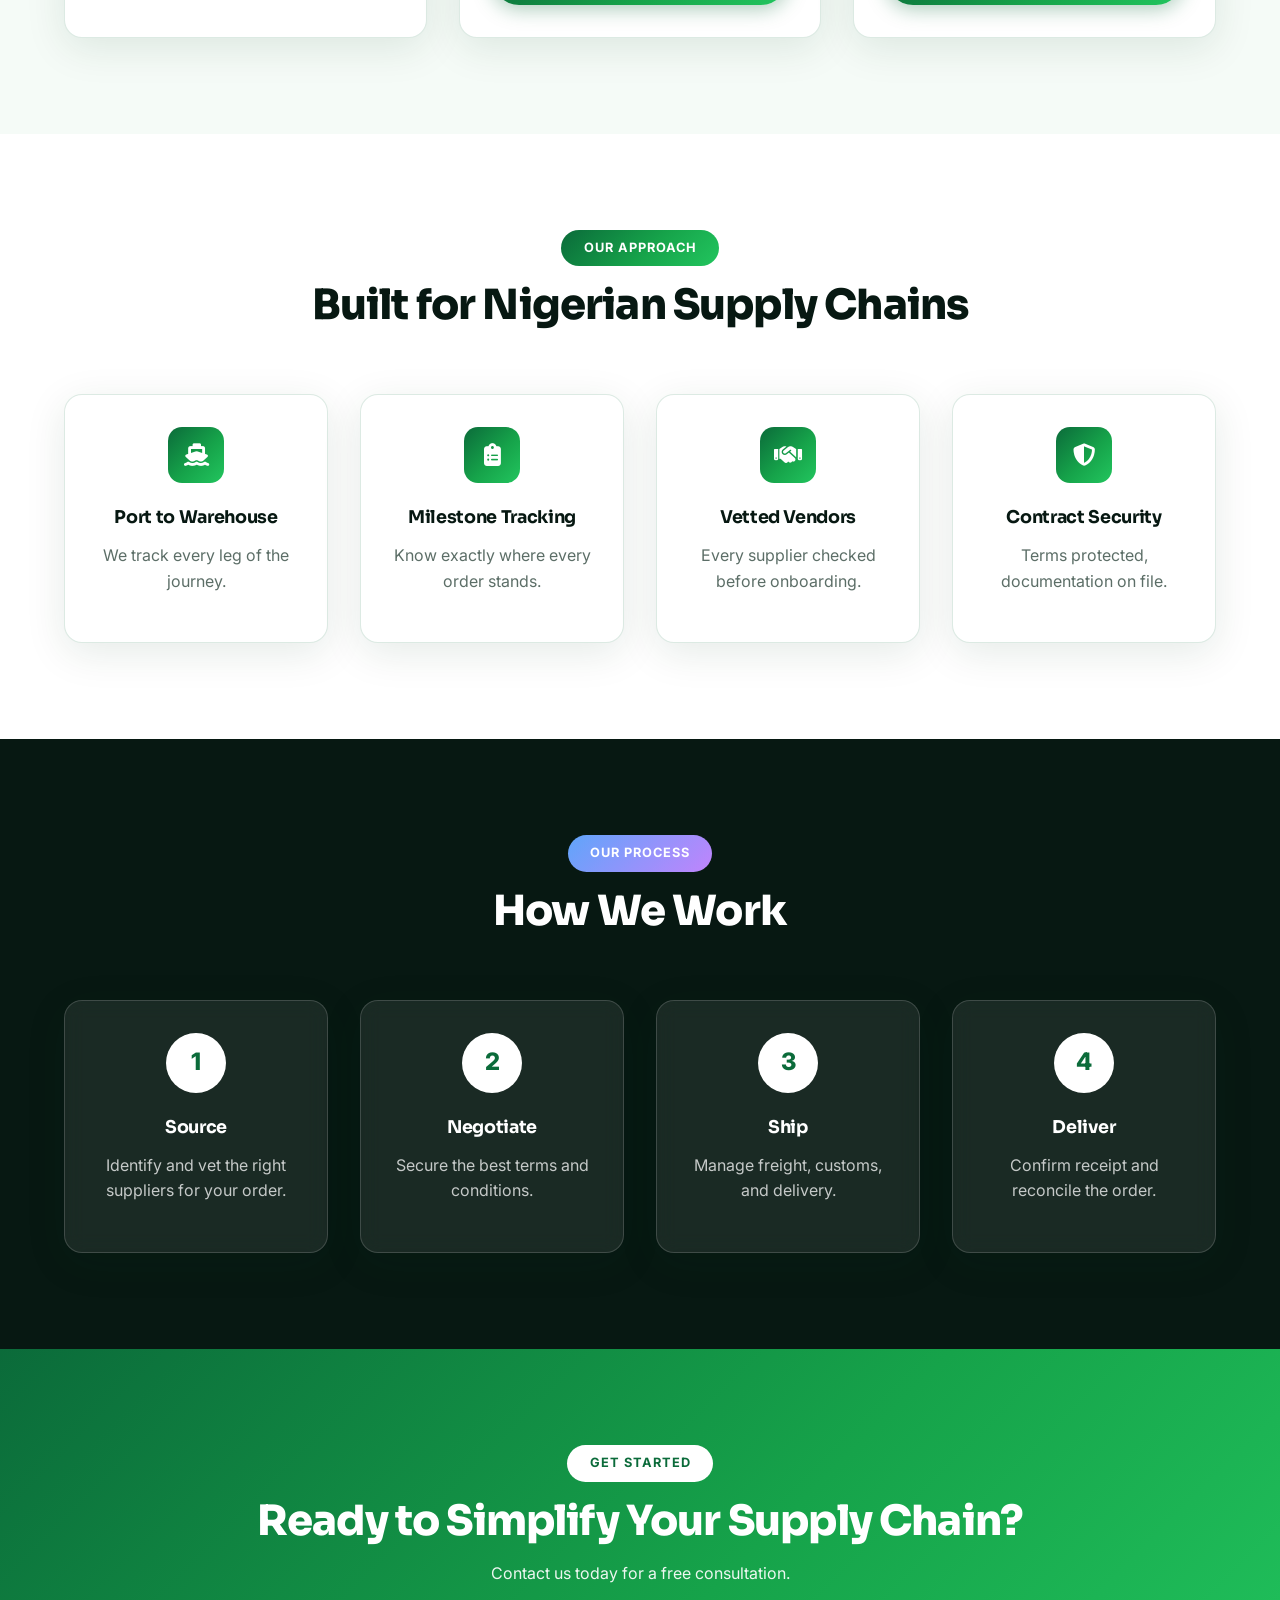
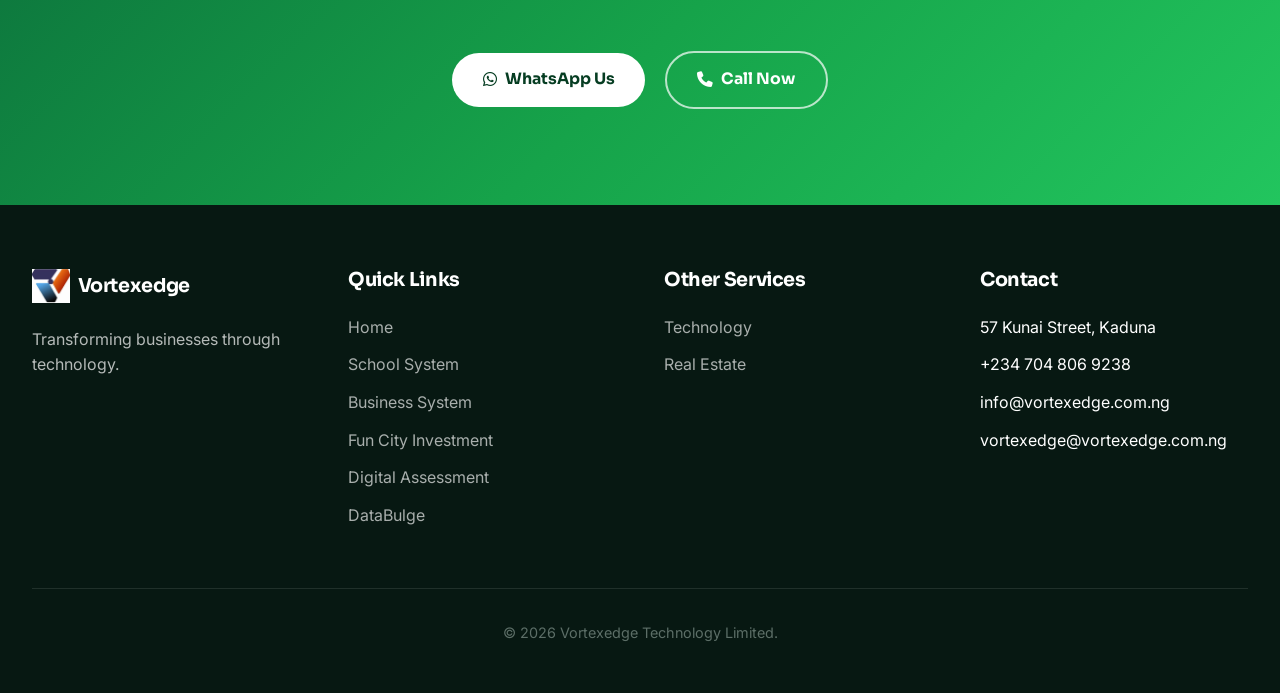
<file: procurement.html>
<!DOCTYPE html>
<html lang="en">
<head>
    <meta charset="UTF-8">
    <meta name="viewport" content="width=device-width, initial-scale=1.0">
    <title>Procurement & Supply Chain Services | Vortexedge Limited</title>
    <link rel="preconnect" href="https://fonts.googleapis.com">
    <link rel="preconnect" href="https://fonts.gstatic.com" crossorigin>
    <link href="https://fonts.googleapis.com/css2?family=Inter:wght@300;400;500;600;700;800&family=Sora:wght@400;600;700;800&display=swap" rel="stylesheet">
    <link rel="stylesheet" href="https://cdnjs.cloudflare.com/ajax/libs/font-awesome/6.4.0/css/all.min.css">
    <link rel="stylesheet" href="assets/css/style.css">
    <meta name="description" content="Vortexedge Procurement handles global vendor sourcing, freight forwarding, customs clearance, and logistics management for Nigerian businesses.">
    <meta name="keywords" content="Vortexedge procurement, procurement services Nigeria, vendor sourcing, freight and logistics Nigeria, supply chain management Nigeria, procurement automation, automation Nigeria">
    <meta name="robots" content="index, follow">
    <meta name="author" content="Vortexedge Limited">
    <link rel="canonical" href="https://www.vortexedge.com.ng/procurement.html">
    <link rel="icon" type="image/x-icon" href="favicon.ico">
    <link rel="icon" type="image/png" sizes="48x48" href="assets/favicon/favicon-48x48.png">
    <link rel="icon" type="image/png" sizes="16x16" href="assets/favicon/favicon-16x16.png">
    <link rel="apple-touch-icon" sizes="180x180" href="assets/favicon/apple-touch-icon.png">
    <link rel="manifest" href="site.webmanifest">
    <meta name="theme-color" content="#0B6B3A">
    <meta name="geo.region" content="NG-KD">
    <meta name="geo.placename" content="Kaduna">

    <!-- Open Graph -->
    <meta property="og:type" content="website">
    <meta property="og:site_name" content="Vortexedge Limited">
    <meta property="og:title" content="Procurement & Supply Chain Services | Vortexedge Limited">
    <meta property="og:description" content="Vortexedge Procurement handles global vendor sourcing, freight forwarding, customs clearance, and logistics management for Nigerian businesses.">
    <meta property="og:url" content="https://www.vortexedge.com.ng/procurement.html">
    <meta property="og:image" content="https://www.vortexedge.com.ng/assets/images/hero-procurement.jpg">
    <meta property="og:locale" content="en_NG">

    <!-- Twitter Card -->
    <meta name="twitter:card" content="summary_large_image">
    <meta name="twitter:title" content="Procurement & Supply Chain Services | Vortexedge Limited">
    <meta name="twitter:description" content="Vortexedge Procurement handles global vendor sourcing, freight forwarding, customs clearance, and logistics management for Nigerian businesses.">
    <meta name="twitter:image" content="https://www.vortexedge.com.ng/assets/images/hero-procurement.jpg">

    <script type="application/ld+json">
    {
        "@context": "https://schema.org",
        "@type": "Organization",
        "@id": "https://www.vortexedge.com.ng/#organization",
        "name": "Vortexedge Limited",
        "alternateName": ["VortexEdge", "Vortex Edge", "Vortexedge Technology Limited"],
        "url": "https://www.vortexedge.com.ng/",
        "logo": "https://www.vortexedge.com.ng/assets/images/logo-square.png",
        "description": "Vortexedge Limited is a Nigerian technology, procurement, and real estate company offering digital transformation, DataBulge, and verified property services.",
        "address": {
            "@type": "PostalAddress",
            "streetAddress": "57 Kunai Street, Sabo Tasha",
            "addressLocality": "Kaduna",
            "addressRegion": "Kaduna State",
            "addressCountry": "NG"
        },
        "telephone": "+234-704-806-9238",
        "email": ["info@vortexedge.com.ng", "vortexedge@vortexedge.com.ng"],
        "areaServed": "NG",
        "sameAs": []
    }
    </script>

    <script type="application/ld+json">
    {
        "@context": "https://schema.org",
        "@type": "Service",
        "name": "Procurement Services",
        "provider": { "@id": "https://www.vortexedge.com.ng/#organization" },
        "areaServed": "NG",
        "description": "Vortexedge Procurement handles global vendor sourcing, freight forwarding, customs clearance, and logistics management for Nigerian businesses.",
        "url": "https://www.vortexedge.com.ng/procurement.html"
    }
    </script>
</head>
<body>

<nav class="navbar">
    <div class="nav-container">
        <a href="index.html" class="nav-logo"><img src="assets/images/logo.png" alt="Vortexedge"> Vortexedge</a>
        <ul class="nav-links">
            <li><a href="index.html">Home</a></li>
            <li><a href="technology.html">Technology</a></li>
            <li><a href="procurement.html">Procurement</a></li>
            <li><a href="real-estate.html">Real Estate</a></li>
            <li><a href="investment-opportunity.html">Invest</a></li>
            <li><a href="index.html#contact">Contact</a></li>
        </ul>
        <button class="mobile-menu-btn"><i class="fas fa-bars"></i></button>
    </div>
</nav>

<section class="hero-photo" style="background-image: url('assets/images/hero-procurement.jpg');">
    <div class="hero-content">
        <span class="eyebrow on-dark">📦 Procurement Services</span>
        <h1>Sourcing Handled. Supply Chains Secured.</h1>
        <p>From global vendor sourcing to final-mile delivery, we manage procurement end-to-end so you never chase a shipment or a supplier again.</p>
        <div class="hero-buttons">
            <a href="#solutions" class="btn btn-white"><i class="fas fa-boxes-stacked"></i> View Services</a>
            <a href="index.html#contact" class="btn btn-outline-white"><i class="fas fa-phone"></i> Request a Quote</a>
        </div>
    </div>
</section>

<section id="solutions" class="section section-light">
    <div class="container">
        <div class="section-header animate-on-scroll">
            <span class="section-tag">What We Handle</span>
            <h2>Full-Cycle Procurement</h2>
            <p>Every step of the sourcing and supply chain, managed under one roof.</p>
        </div>
        <div class="grid grid-3">
            <div class="card animate-on-scroll" style="position: relative;">
                <span class="badge-popular">Sourcing</span>
                <div class="card-icon"><i class="fas fa-globe"></i></div>
                <h3>Global Vendor Sourcing</h3>
                <p>We identify, vet, and negotiate with verified suppliers across local and international markets.</p>
                <ul class="solution-features" style="margin-top: 1.5rem;">
                    <li>Verified Supplier Network</li>
                    <li>Competitive Bidding</li>
                    <li>Contract Negotiation</li>
                    <li>Quality Assurance</li>
                    <li>Market Benchmarking</li>
                </ul>
                <a href="index.html#contact" class="btn btn-primary" style="width: 100%; margin-top: 1.5rem;">
                    Start Sourcing <i class="fas fa-arrow-right"></i>
                </a>
            </div>

            <div class="card animate-on-scroll" style="position: relative;">
                <span class="badge-popular" style="background: var(--success);">Most Requested</span>
                <div class="card-icon"><i class="fas fa-truck-fast"></i></div>
                <h3>Logistics & Freight Management</h3>
                <p>End-to-end shipment tracking from port to warehouse, with full documentation and customs handling.</p>
                <ul class="solution-features" style="margin-top: 1.5rem;">
                    <li>Freight Forwarding</li>
                    <li>Customs Clearance</li>
                    <li>Real-Time Tracking</li>
                    <li>Warehouse Coordination</li>
                    <li>Bill of Lading Management</li>
                    <li>Last-Mile Delivery</li>
                </ul>
                <a href="index.html#contact" class="btn btn-primary" style="width: 100%; margin-top: 1.5rem;">
                    Get a Quote <i class="fas fa-arrow-right"></i>
                </a>
            </div>

            <div class="card animate-on-scroll" style="position: relative;">
                <span class="badge-popular" style="background: var(--secondary);">Compliance</span>
                <div class="card-icon"><i class="fas fa-file-signature"></i></div>
                <h3>Purchase & Vendor Management</h3>
                <p>Structured purchase order tracking and vendor application review, built for accountability.</p>
                <ul class="solution-features" style="margin-top: 1.5rem;">
                    <li>Purchase Order Tracking</li>
                    <li>Vendor Applications</li>
                    <li>Milestone Reporting</li>
                    <li>Audit-Ready Documentation</li>
                    <li>Spend Analytics</li>
                    <li>Risk Assessment</li>
                </ul>
                <a href="index.html#contact" class="btn btn-primary" style="width: 100%; margin-top: 1.5rem;">
                    Talk to Us <i class="fas fa-arrow-right"></i>
                </a>
            </div>
        </div>
    </div>
</section>

<section class="section section-white">
    <div class="container">
        <div class="section-header animate-on-scroll">
            <span class="section-tag">Our Approach</span>
            <h2>Built for Nigerian Supply Chains</h2>
        </div>
        <div class="grid grid-4">
            <div class="card animate-on-scroll" style="text-align: center;"><div class="card-icon" style="margin: 0 auto 1.5rem;"><i class="fas fa-ship"></i></div><h4>Port to Warehouse</h4><p>We track every leg of the journey.</p></div>
            <div class="card animate-on-scroll" style="text-align: center;"><div class="card-icon" style="margin: 0 auto 1.5rem;"><i class="fas fa-clipboard-list"></i></div><h4>Milestone Tracking</h4><p>Know exactly where every order stands.</p></div>
            <div class="card animate-on-scroll" style="text-align: center;"><div class="card-icon" style="margin: 0 auto 1.5rem;"><i class="fas fa-handshake"></i></div><h4>Vetted Vendors</h4><p>Every supplier checked before onboarding.</p></div>
            <div class="card animate-on-scroll" style="text-align: center;"><div class="card-icon" style="margin: 0 auto 1.5rem;"><i class="fas fa-shield-alt"></i></div><h4>Contract Security</h4><p>Terms protected, documentation on file.</p></div>
        </div>
    </div>
</section>

<section class="section section-dark">
    <div class="container">
        <div class="section-header animate-on-scroll">
            <span class="section-tag" style="background: linear-gradient(135deg, #60a5fa 0%, #c084fc 100%);">Our Process</span>
            <h2 style="color: white;">How We Work</h2>
        </div>
        <div class="grid grid-4">
            <div class="card-glass card animate-on-scroll" style="text-align: center;"><div style="width: 60px; height: 60px; background: white; color: var(--primary); border-radius: 50%; display: flex; align-items: center; justify-content: center; font-size: 1.5rem; font-weight: 800; margin: 0 auto 1.5rem;">1</div><h4 style="color: white;">Source</h4><p>Identify and vet the right suppliers for your order.</p></div>
            <div class="card-glass card animate-on-scroll" style="text-align: center;"><div style="width: 60px; height: 60px; background: white; color: var(--primary); border-radius: 50%; display: flex; align-items: center; justify-content: center; font-size: 1.5rem; font-weight: 800; margin: 0 auto 1.5rem;">2</div><h4 style="color: white;">Negotiate</h4><p>Secure the best terms and conditions.</p></div>
            <div class="card-glass card animate-on-scroll" style="text-align: center;"><div style="width: 60px; height: 60px; background: white; color: var(--primary); border-radius: 50%; display: flex; align-items: center; justify-content: center; font-size: 1.5rem; font-weight: 800; margin: 0 auto 1.5rem;">3</div><h4 style="color: white;">Ship</h4><p>Manage freight, customs, and delivery.</p></div>
            <div class="card-glass card animate-on-scroll" style="text-align: center;"><div style="width: 60px; height: 60px; background: white; color: var(--primary); border-radius: 50%; display: flex; align-items: center; justify-content: center; font-size: 1.5rem; font-weight: 800; margin: 0 auto 1.5rem;">4</div><h4 style="color: white;">Deliver</h4><p>Confirm receipt and reconcile the order.</p></div>
        </div>
    </div>
</section>

<section class="section section-gradient">
    <div class="container">
        <div class="section-header animate-on-scroll">
            <span class="section-tag" style="background: white; color: var(--primary);">Get Started</span>
            <h2 style="color: white;">Ready to Simplify Your Supply Chain?</h2>
            <p>Contact us today for a free consultation.</p>
        </div>
        <div style="text-align: center;" class="animate-on-scroll">
            <a href="https://wa.me/2347048069238" class="btn btn-white" target="_blank" style="margin-right: 1rem;"><i class="fab fa-whatsapp"></i> WhatsApp Us</a>
            <a href="tel:+2347048069238" class="btn btn-outline-white"><i class="fas fa-phone"></i> Call Now</a>
        </div>
    </div>
</section>

<footer class="footer">
    <div class="footer-grid">
        <div><h3><img src="assets/images/logo.png" alt="Vortexedge"> Vortexedge</h3><p style="color: rgba(255,255,255,0.7);">Transforming businesses through technology.</p></div>
        <div><h3>Quick Links</h3><ul class="footer-links"><li><a href="index.html">Home</a></li><li><a href="school-digital-transformation.html">School System</a></li><li><a href="business-digital-transformation.html">Business System</a></li><li><a href="investment-opportunity.html">Fun City Investment</a></li><li><a href="https://kennygreat.github.io/assessment2/">Digital Assessment</a></li><li><a href="https://databulge.com/landing.html">DataBulge</a></li></ul></div>
        <div><h3>Other Services</h3><ul class="footer-links"><li><a href="technology.html">Technology</a></li><li><a href="real-estate.html">Real Estate</a></li></ul></div>
        <div><h3>Contact</h3><ul class="footer-links"><li>57 Kunai Street, Kaduna</li><li>+234 704 806 9238</li><li>info@vortexedge.com.ng</li><li>vortexedge@vortexedge.com.ng</li></ul></div>
    </div>
    <div class="footer-bottom"><p>&copy; 2026 Vortexedge Technology Limited.</p></div>
</footer>

<a href="https://wa.me/2347048069238" class="whatsapp-float" target="_blank"><i class="fab fa-whatsapp"></i></a>
<div class="back-to-top"><i class="fas fa-arrow-up"></i></div>
<script src="assets/js/script.js"></script>
</body>
</html>
</file>
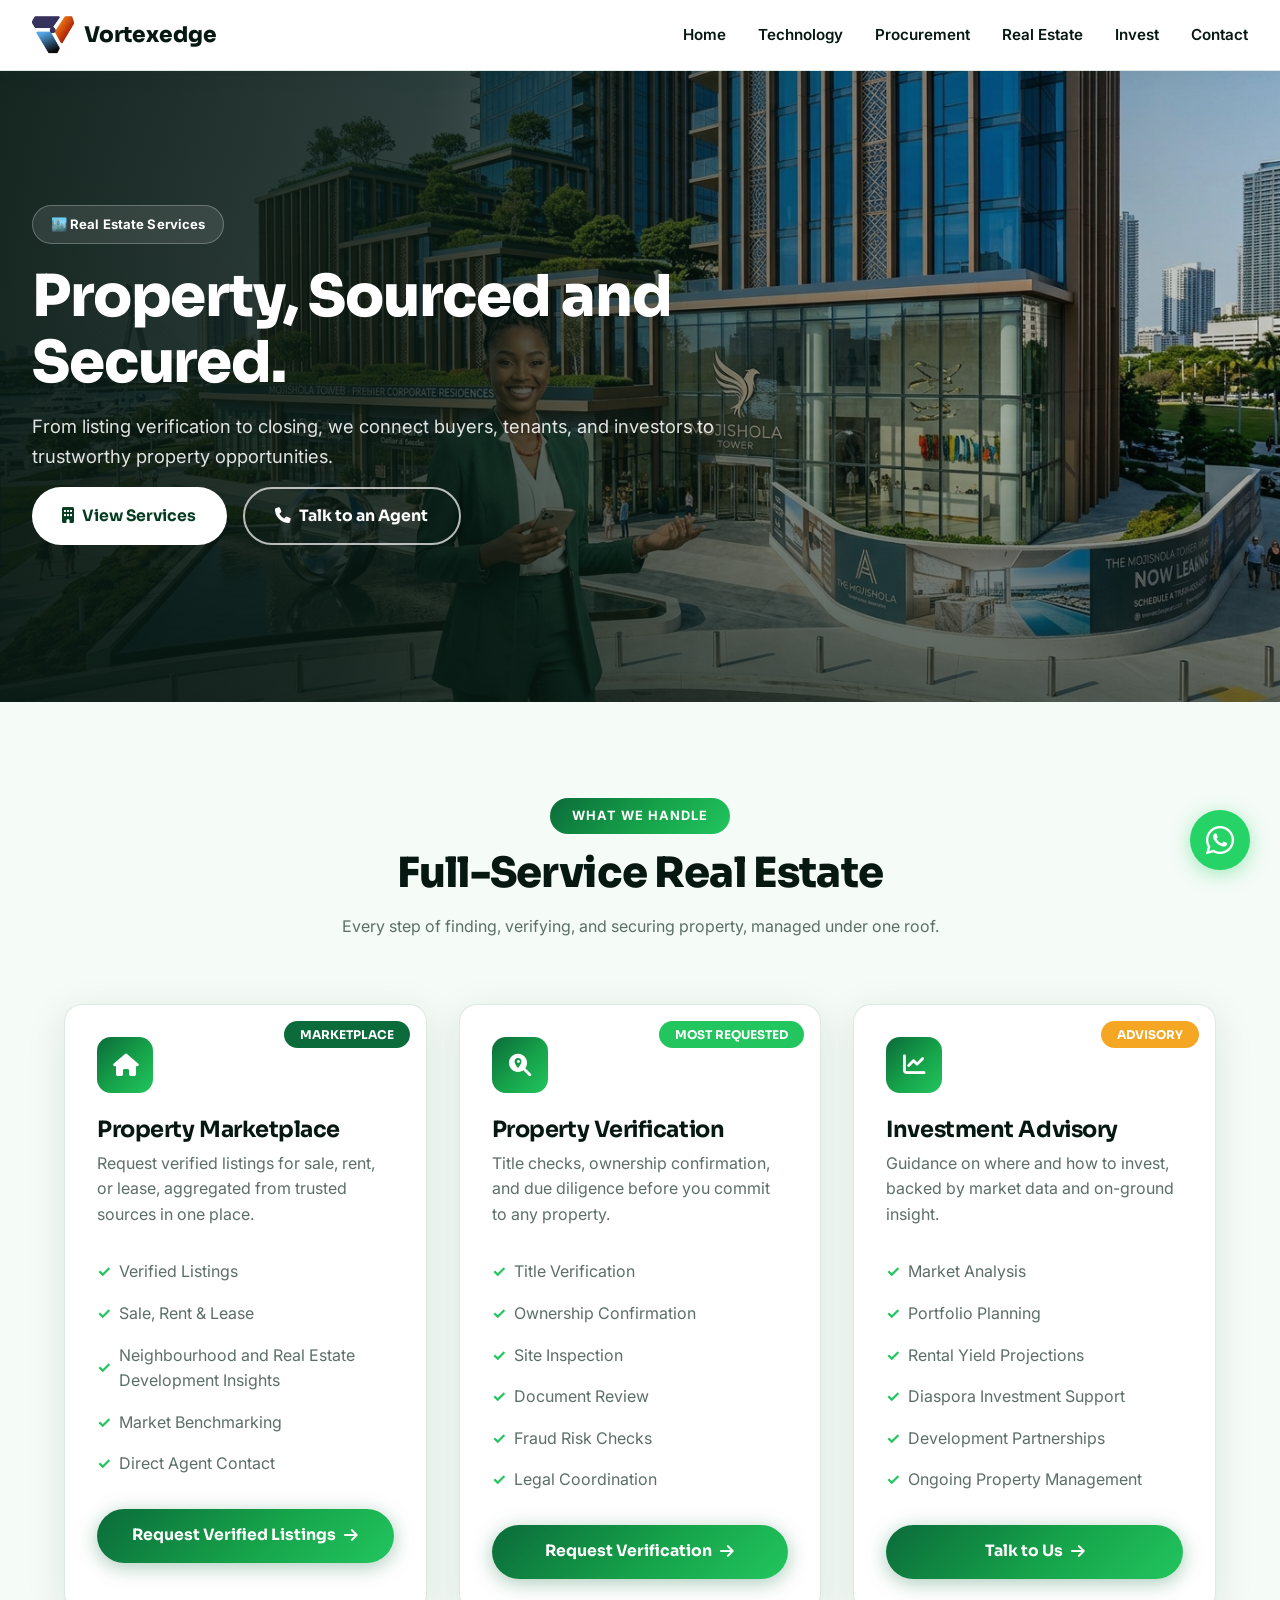
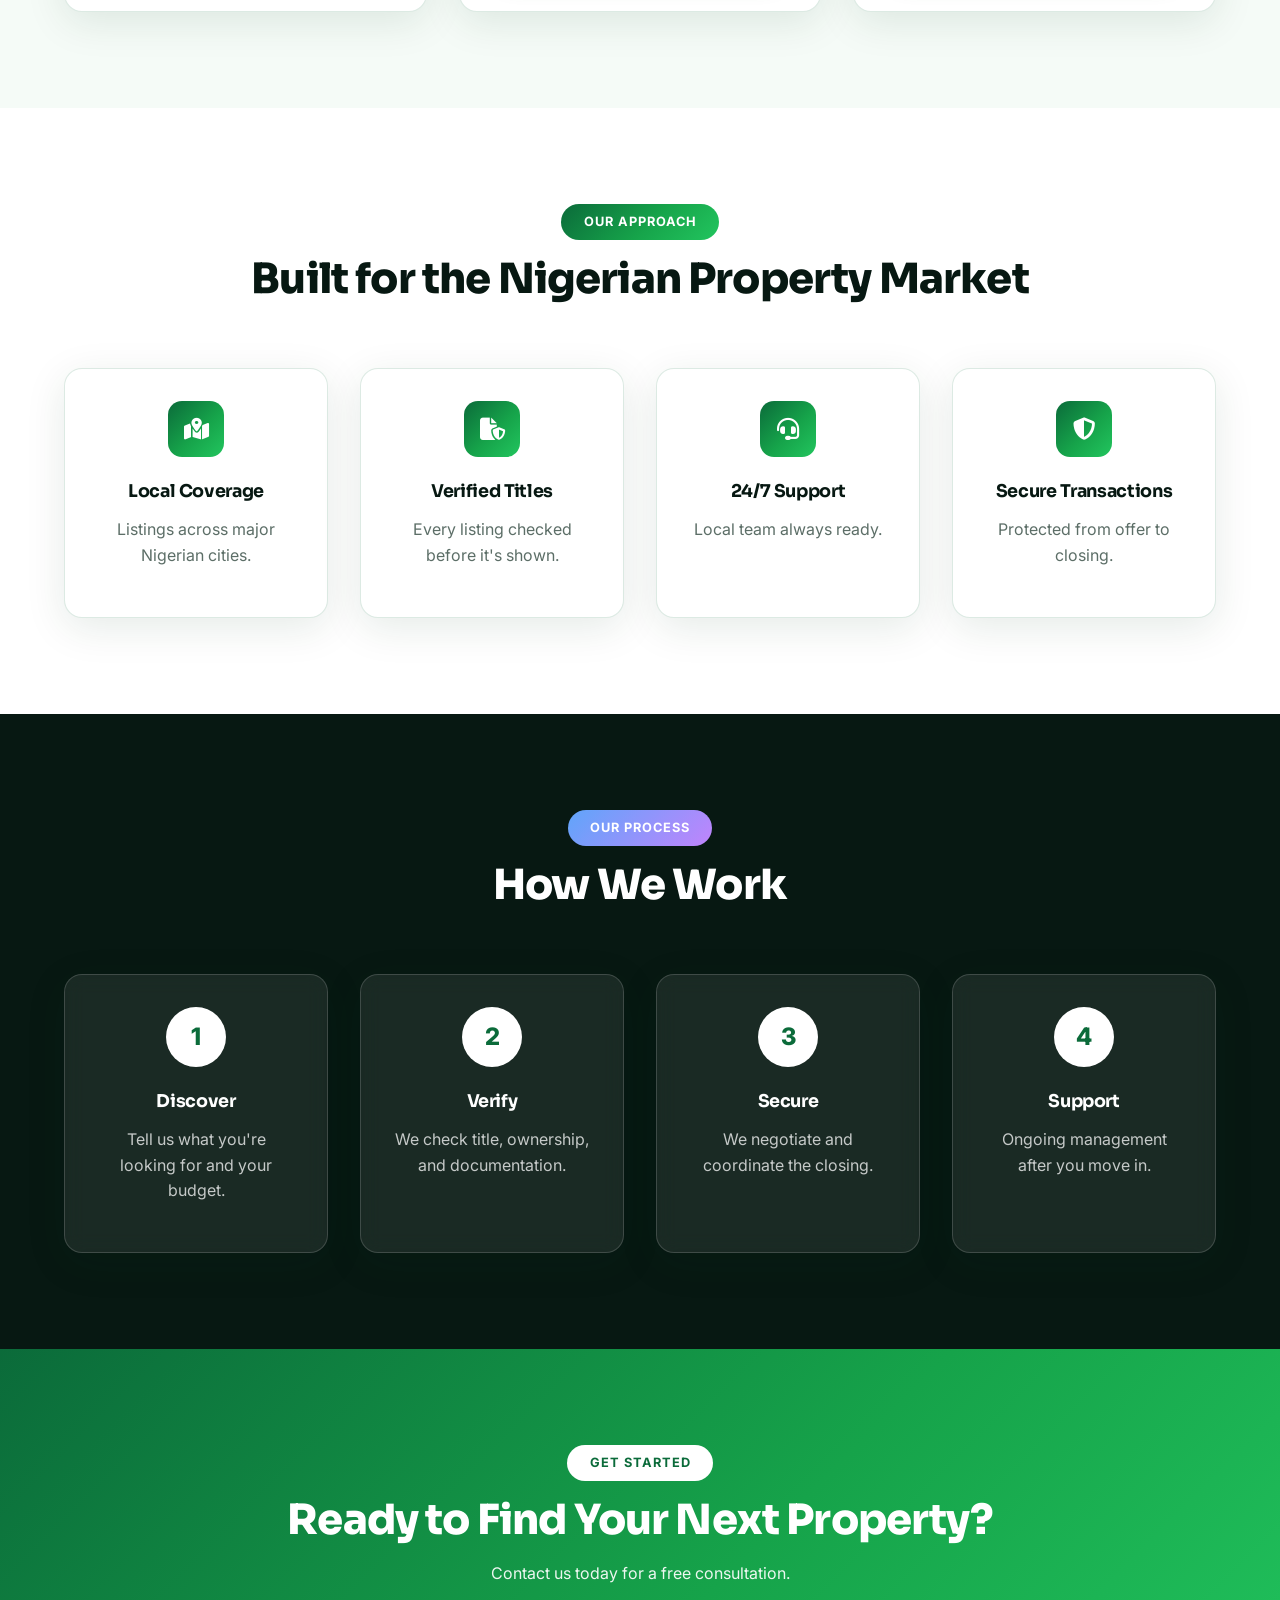
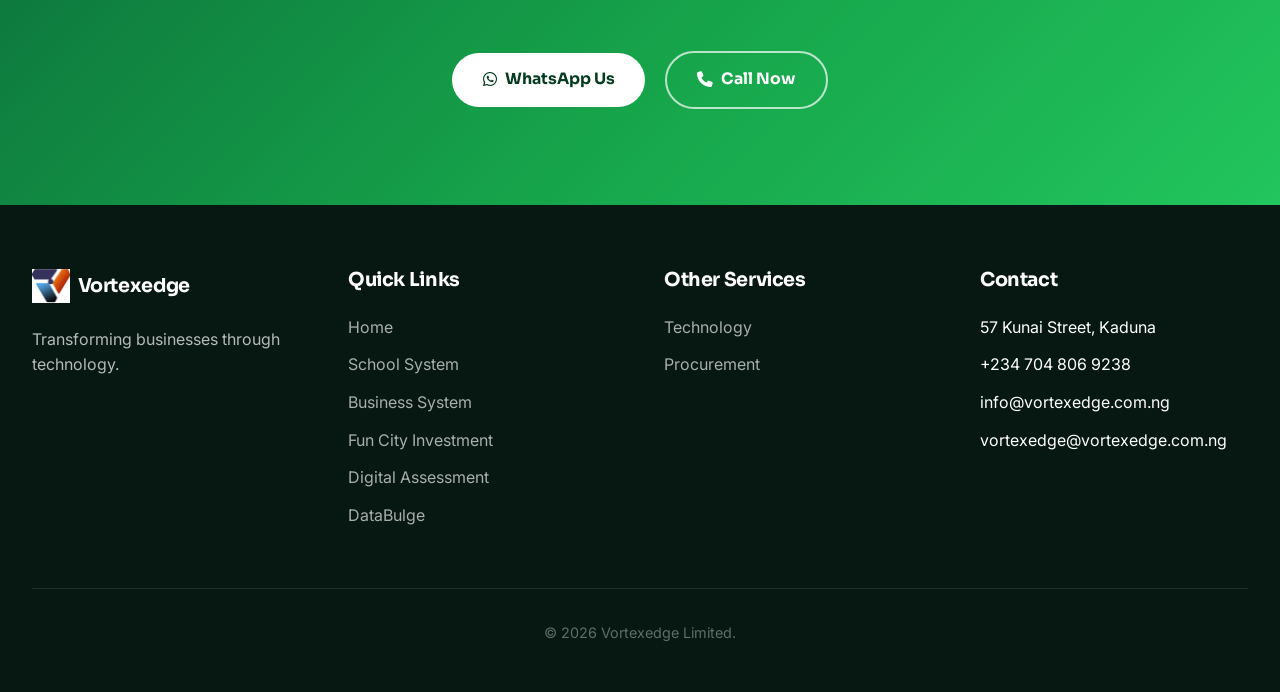
<file: real-estate.html>
<!DOCTYPE html>
<html lang="en">
<head>
    <meta charset="UTF-8">
    <meta name="viewport" content="width=device-width, initial-scale=1.0">
    <title>Real Estate Services in Nigeria | Vortexedge Limited</title>
    <link rel="preconnect" href="https://fonts.googleapis.com">
    <link rel="preconnect" href="https://fonts.gstatic.com" crossorigin>
    <link href="https://fonts.googleapis.com/css2?family=Inter:wght@300;400;500;600;700;800&family=Sora:wght@400;600;700;800&display=swap" rel="stylesheet">
    <link rel="stylesheet" href="https://cdnjs.cloudflare.com/ajax/libs/font-awesome/6.4.0/css/all.min.css">
    <link rel="stylesheet" href="assets/css/style.css">
    <meta name="description" content="Vortexedge Real Estate offers verified property listings, title checks, and investment advisory for buyers, tenants, and investors across Nigeria.">
    <meta name="keywords" content="Vortexedge real estate, real estate Nigeria, property listings Kaduna, verified property Nigeria, real estate investment Nigeria, real estate automation, automation Nigeria">
    <meta name="robots" content="index, follow">
    <meta name="author" content="Vortexedge Limited">
    <link rel="canonical" href="https://www.vortexedge.com.ng/real-estate.html">
    <link rel="icon" type="image/x-icon" href="favicon.ico">
    <link rel="icon" type="image/png" sizes="48x48" href="assets/favicon/favicon-48x48.png">
    <link rel="icon" type="image/png" sizes="16x16" href="assets/favicon/favicon-16x16.png">
    <link rel="apple-touch-icon" sizes="180x180" href="assets/favicon/apple-touch-icon.png">
    <link rel="manifest" href="site.webmanifest">
    <meta name="theme-color" content="#0B6B3A">
    <meta name="geo.region" content="NG-KD">
    <meta name="geo.placename" content="Kaduna">

    <!-- Open Graph -->
    <meta property="og:type" content="website">
    <meta property="og:site_name" content="Vortexedge Limited">
    <meta property="og:title" content="Real Estate Services in Nigeria | Vortexedge Limited">
    <meta property="og:description" content="Vortexedge Real Estate offers verified property listings, title checks, and investment advisory for buyers, tenants, and investors across Nigeria.">
    <meta property="og:url" content="https://www.vortexedge.com.ng/real-estate.html">
    <meta property="og:image" content="https://www.vortexedge.com.ng/assets/images/hero-realestate.jpg">
    <meta property="og:locale" content="en_NG">

    <!-- Twitter Card -->
    <meta name="twitter:card" content="summary_large_image">
    <meta name="twitter:title" content="Real Estate Services in Nigeria | Vortexedge Limited">
    <meta name="twitter:description" content="Vortexedge Real Estate offers verified property listings, title checks, and investment advisory for buyers, tenants, and investors across Nigeria.">
    <meta name="twitter:image" content="https://www.vortexedge.com.ng/assets/images/hero-realestate.jpg">

    <script type="application/ld+json">
    {
        "@context": "https://schema.org",
        "@type": "Organization",
        "@id": "https://www.vortexedge.com.ng/#organization",
        "name": "Vortexedge Limited",
        "alternateName": ["VortexEdge", "Vortex Edge", "Vortexedge Technology Limited"],
        "url": "https://www.vortexedge.com.ng/",
        "logo": "https://www.vortexedge.com.ng/assets/images/logo-square.png",
        "description": "Vortexedge Limited is a Nigerian technology, procurement, and real estate company offering digital transformation, DataBulge, and verified property services.",
        "address": {
            "@type": "PostalAddress",
            "streetAddress": "57 Kunai Street, Sabo Tasha",
            "addressLocality": "Kaduna",
            "addressRegion": "Kaduna State",
            "addressCountry": "NG"
        },
        "telephone": "+234-704-806-9238",
        "email": ["info@vortexedge.com.ng", "vortexedge@vortexedge.com.ng"],
        "areaServed": "NG",
        "sameAs": []
    }
    </script>

    <script type="application/ld+json">
    {
        "@context": "https://schema.org",
        "@type": "Service",
        "name": "Real Estate Services",
        "provider": { "@id": "https://www.vortexedge.com.ng/#organization" },
        "areaServed": "NG",
        "description": "Vortexedge Real Estate offers verified property listings, title checks, and investment advisory for buyers, tenants, and investors across Nigeria.",
        "url": "https://www.vortexedge.com.ng/real-estate.html"
    }
    </script>
</head>
<body>

<nav class="navbar">
    <div class="nav-container">
        <a href="index.html" class="nav-logo"><img src="assets/images/logo.png" alt="Vortexedge"> Vortexedge</a>
        <ul class="nav-links">
            <li><a href="index.html">Home</a></li>
            <li><a href="technology.html">Technology</a></li>
            <li><a href="procurement.html">Procurement</a></li>
            <li><a href="real-estate.html">Real Estate</a></li>
            <li><a href="investment-opportunity.html">Invest</a></li>
            <li><a href="index.html#contact">Contact</a></li>
        </ul>
        <button class="mobile-menu-btn"><i class="fas fa-bars"></i></button>
    </div>
</nav>

<section class="hero-photo" style="background-image: url('assets/images/hero-realestate.jpg');">
    <div class="hero-content">
        <span class="eyebrow on-dark">🏙️ Real Estate Services</span>
        <h1>Property, Sourced and Secured.</h1>
        <p>From listing verification to closing, we connect buyers, tenants, and investors to trustworthy property opportunities.</p>
        <div class="hero-buttons">
            <a href="#solutions" class="btn btn-white"><i class="fas fa-building"></i> View Services</a>
            <a href="index.html#contact" class="btn btn-outline-white"><i class="fas fa-phone"></i> Talk to an Agent</a>
        </div>
    </div>
</section>

<section id="solutions" class="section section-light">
    <div class="container">
        <div class="section-header animate-on-scroll">
            <span class="section-tag">What We Handle</span>
            <h2>Full-Service Real Estate</h2>
            <p>Every step of finding, verifying, and securing property, managed under one roof.</p>
        </div>
        <div class="grid grid-3">
            <div class="card animate-on-scroll" style="position: relative;">
                <span class="badge-popular">Marketplace</span>
                <div class="card-icon"><i class="fas fa-house"></i></div>
                <h3>Property Marketplace</h3>
                <p>Request verified listings for sale, rent, or lease, aggregated from trusted sources in one place.</p>
                <ul class="solution-features" style="margin-top: 1.5rem;">
                    <li>Verified Listings</li>
                    <li>Sale, Rent & Lease</li>
                    <li>Neighbourhood and Real Estate Development Insights</li>
                    <li>Market Benchmarking</li>
                    <li>Direct Agent Contact</li>
                </ul>
                <a href="index.html#contact" class="btn btn-primary" style="width: 100%; margin-top: 1.5rem;">
                    Request Verified Listings <i class="fas fa-arrow-right"></i>
                </a>
            </div>

            <div class="card animate-on-scroll" style="position: relative;">
                <span class="badge-popular" style="background: var(--success);">Most Requested</span>
                <div class="card-icon"><i class="fas fa-magnifying-glass-location"></i></div>
                <h3>Property Verification</h3>
                <p>Title checks, ownership confirmation, and due diligence before you commit to any property.</p>
                <ul class="solution-features" style="margin-top: 1.5rem;">
                    <li>Title Verification</li>
                    <li>Ownership Confirmation</li>
                    <li>Site Inspection</li>
                    <li>Document Review</li>
                    <li>Fraud Risk Checks</li>
                    <li>Legal Coordination</li>
                </ul>
                <a href="index.html#contact" class="btn btn-primary" style="width: 100%; margin-top: 1.5rem;">
                    Request Verification <i class="fas fa-arrow-right"></i>
                </a>
            </div>

            <div class="card animate-on-scroll" style="position: relative;">
                <span class="badge-popular" style="background: var(--secondary);">Advisory</span>
                <div class="card-icon"><i class="fas fa-chart-line"></i></div>
                <h3>Investment Advisory</h3>
                <p>Guidance on where and how to invest, backed by market data and on-ground insight.</p>
                <ul class="solution-features" style="margin-top: 1.5rem;">
                    <li>Market Analysis</li>
                    <li>Portfolio Planning</li>
                    <li>Rental Yield Projections</li>
                    <li>Diaspora Investment Support</li>
                    <li>Development Partnerships</li>
                    <li>Ongoing Property Management</li>
                </ul>
                <a href="index.html#contact" class="btn btn-primary" style="width: 100%; margin-top: 1.5rem;">
                    Talk to Us <i class="fas fa-arrow-right"></i>
                </a>
            </div>
        </div>
    </div>
</section>

<section class="section section-white">
    <div class="container">
        <div class="section-header animate-on-scroll">
            <span class="section-tag">Our Approach</span>
            <h2>Built for the Nigerian Property Market</h2>
        </div>
        <div class="grid grid-4">
            <div class="card animate-on-scroll" style="text-align: center;"><div class="card-icon" style="margin: 0 auto 1.5rem;"><i class="fas fa-map-location-dot"></i></div><h4>Local Coverage</h4><p>Listings across major Nigerian cities.</p></div>
            <div class="card animate-on-scroll" style="text-align: center;"><div class="card-icon" style="margin: 0 auto 1.5rem;"><i class="fas fa-file-shield"></i></div><h4>Verified Titles</h4><p>Every listing checked before it's shown.</p></div>
            <div class="card animate-on-scroll" style="text-align: center;"><div class="card-icon" style="margin: 0 auto 1.5rem;"><i class="fas fa-headset"></i></div><h4>24/7 Support</h4><p>Local team always ready.</p></div>
            <div class="card animate-on-scroll" style="text-align: center;"><div class="card-icon" style="margin: 0 auto 1.5rem;"><i class="fas fa-shield-alt"></i></div><h4>Secure Transactions</h4><p>Protected from offer to closing.</p></div>
        </div>
    </div>
</section>

<section class="section section-dark">
    <div class="container">
        <div class="section-header animate-on-scroll">
            <span class="section-tag" style="background: linear-gradient(135deg, #60a5fa 0%, #c084fc 100%);">Our Process</span>
            <h2 style="color: white;">How We Work</h2>
        </div>
        <div class="grid grid-4">
            <div class="card-glass card animate-on-scroll" style="text-align: center;"><div style="width: 60px; height: 60px; background: white; color: var(--primary); border-radius: 50%; display: flex; align-items: center; justify-content: center; font-size: 1.5rem; font-weight: 800; margin: 0 auto 1.5rem;">1</div><h4 style="color: white;">Discover</h4><p>Tell us what you're looking for and your budget.</p></div>
            <div class="card-glass card animate-on-scroll" style="text-align: center;"><div style="width: 60px; height: 60px; background: white; color: var(--primary); border-radius: 50%; display: flex; align-items: center; justify-content: center; font-size: 1.5rem; font-weight: 800; margin: 0 auto 1.5rem;">2</div><h4 style="color: white;">Verify</h4><p>We check title, ownership, and documentation.</p></div>
            <div class="card-glass card animate-on-scroll" style="text-align: center;"><div style="width: 60px; height: 60px; background: white; color: var(--primary); border-radius: 50%; display: flex; align-items: center; justify-content: center; font-size: 1.5rem; font-weight: 800; margin: 0 auto 1.5rem;">3</div><h4 style="color: white;">Secure</h4><p>We negotiate and coordinate the closing.</p></div>
            <div class="card-glass card animate-on-scroll" style="text-align: center;"><div style="width: 60px; height: 60px; background: white; color: var(--primary); border-radius: 50%; display: flex; align-items: center; justify-content: center; font-size: 1.5rem; font-weight: 800; margin: 0 auto 1.5rem;">4</div><h4 style="color: white;">Support</h4><p>Ongoing management after you move in.</p></div>
        </div>
    </div>
</section>

<section class="section section-gradient">
    <div class="container">
        <div class="section-header animate-on-scroll">
            <span class="section-tag" style="background: white; color: var(--primary);">Get Started</span>
            <h2 style="color: white;">Ready to Find Your Next Property?</h2>
            <p>Contact us today for a free consultation.</p>
        </div>
        <div style="text-align: center;" class="animate-on-scroll">
            <a href="https://wa.me/2347048069238" class="btn btn-white" target="_blank" style="margin-right: 1rem;"><i class="fab fa-whatsapp"></i> WhatsApp Us</a>
            <a href="tel:+2347048069238" class="btn btn-outline-white"><i class="fas fa-phone"></i> Call Now</a>
        </div>
    </div>
</section>

<footer class="footer">
    <div class="footer-grid">
        <div><h3><img src="assets/images/logo.png" alt="Vortexedge"> Vortexedge</h3><p style="color: rgba(255,255,255,0.7);">Transforming businesses through technology.</p></div>
        <div><h3>Quick Links</h3><ul class="footer-links"><li><a href="index.html">Home</a></li><li><a href="school-digital-transformation.html">School System</a></li><li><a href="business-digital-transformation.html">Business System</a></li><li><a href="investment-opportunity.html">Fun City Investment</a></li><li><a href="https://kennygreat.github.io/assessment2/">Digital Assessment</a></li><li><a href="https://databulge.com/landing.html">DataBulge</a></li></ul></div>
        <div><h3>Other Services</h3><ul class="footer-links"><li><a href="technology.html">Technology</a></li><li><a href="procurement.html">Procurement</a></li></ul></div>
        <div><h3>Contact</h3><ul class="footer-links"><li>57 Kunai Street, Kaduna</li><li>+234 704 806 9238</li><li>info@vortexedge.com.ng</li><li>vortexedge@vortexedge.com.ng</li></ul></div>
    </div>
    <div class="footer-bottom"><p>&copy; 2026 Vortexedge Limited.</p></div>
</footer>

<a href="https://wa.me/2347048069238" class="whatsapp-float" target="_blank"><i class="fab fa-whatsapp"></i></a>
<div class="back-to-top"><i class="fas fa-arrow-up"></i></div>
<script src="assets/js/script.js"></script>
</body>
</html>
</file>
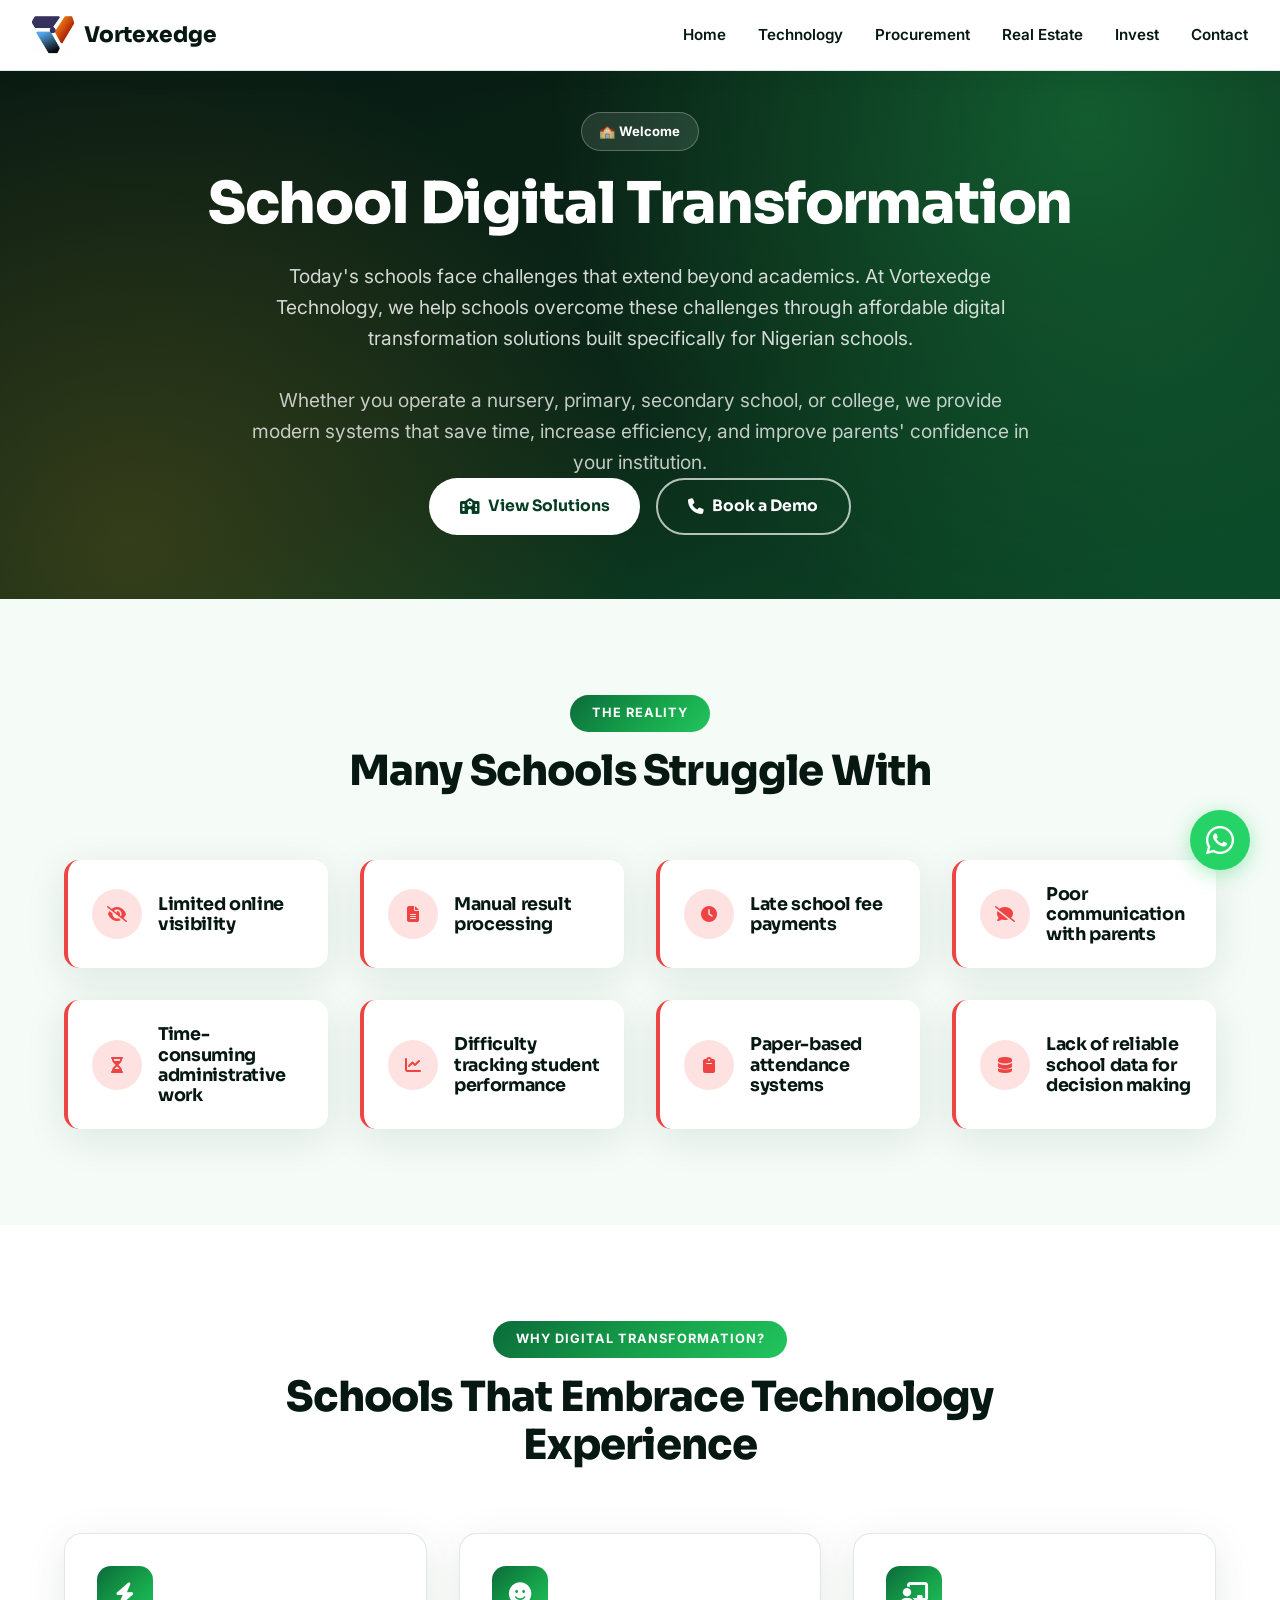
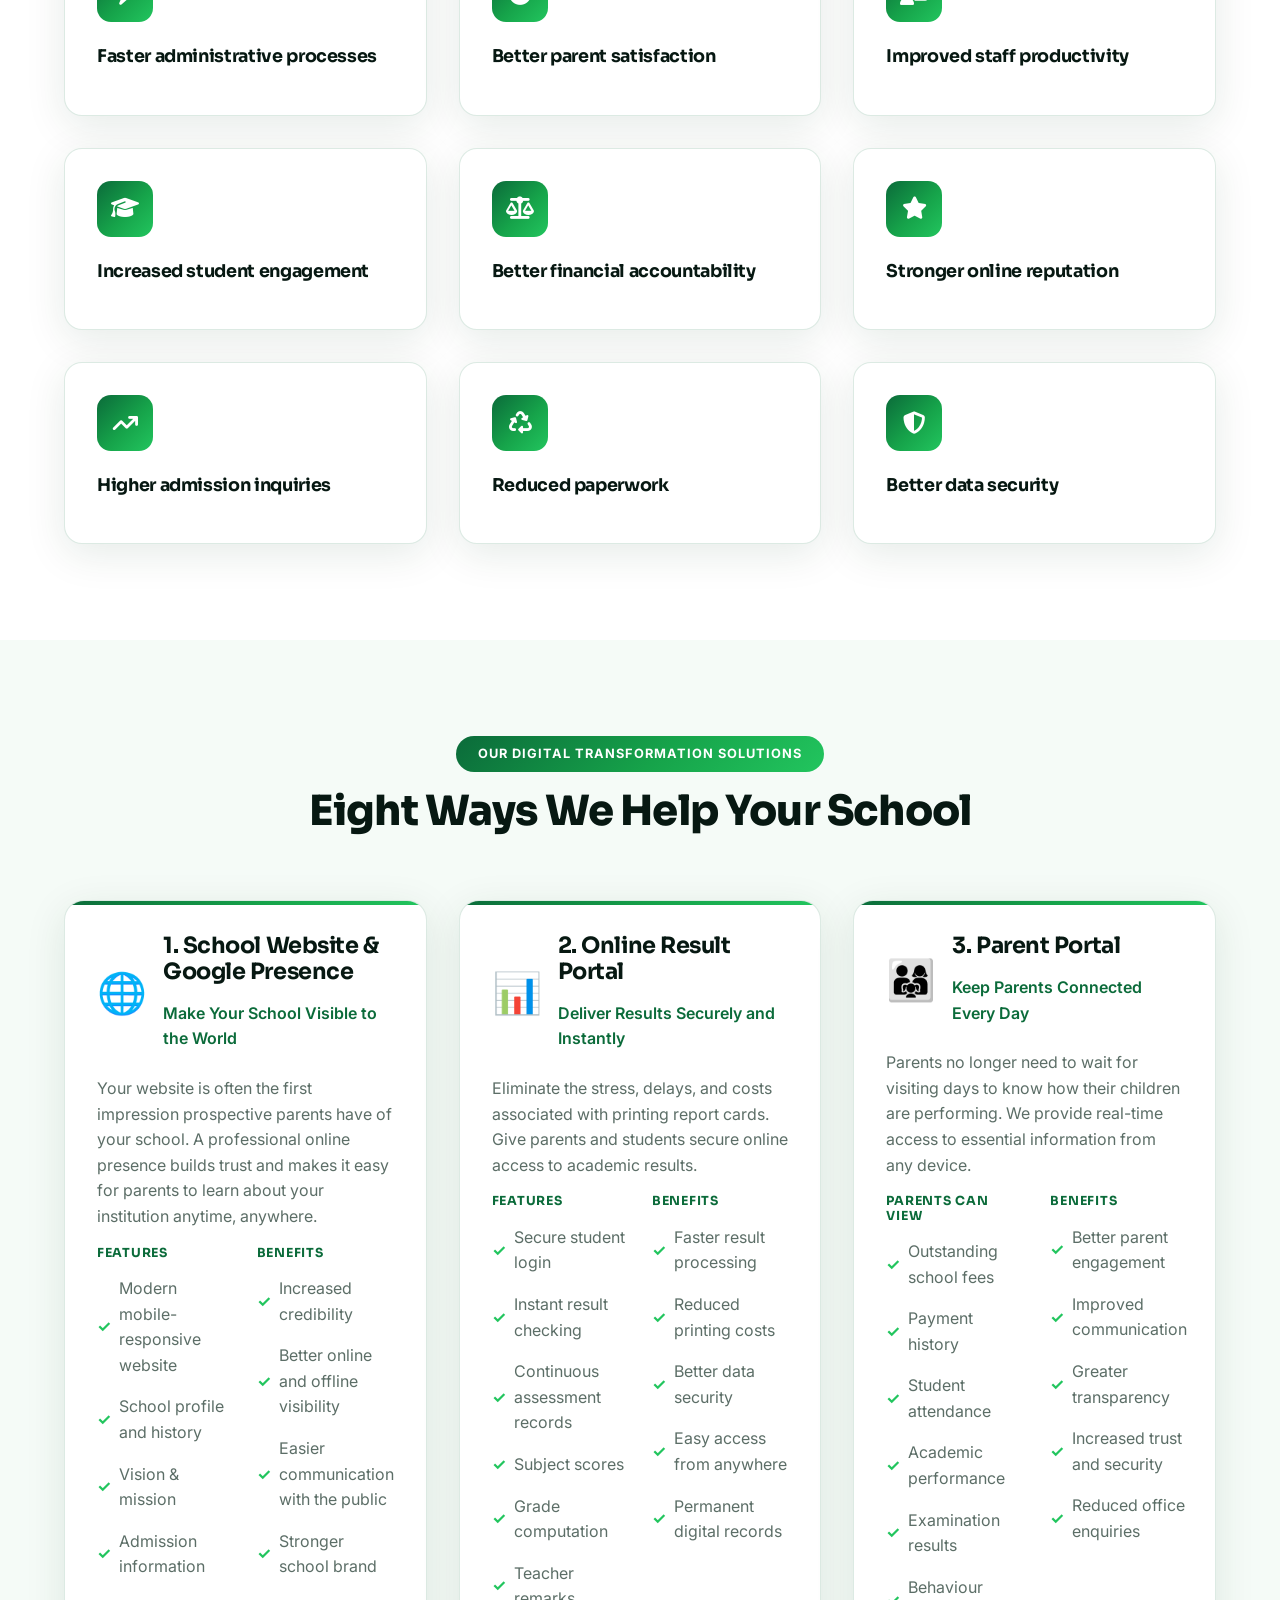
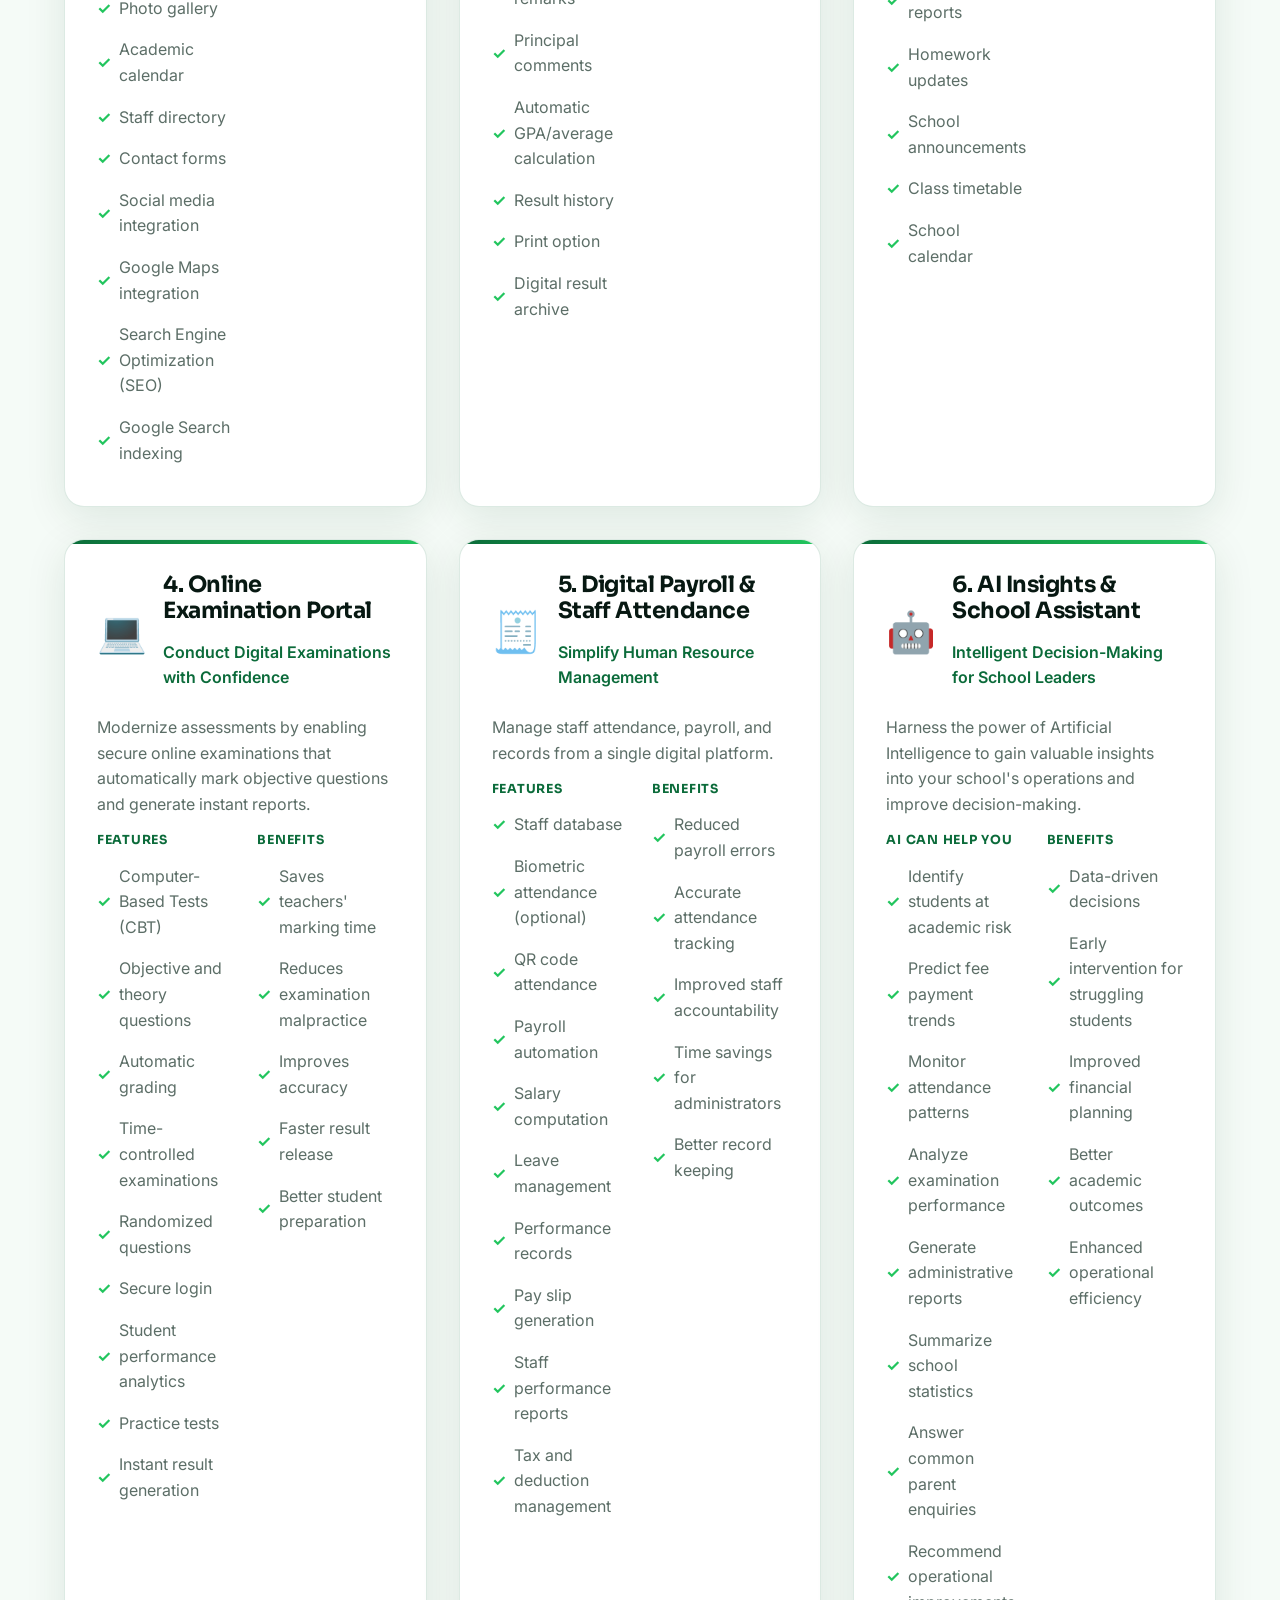
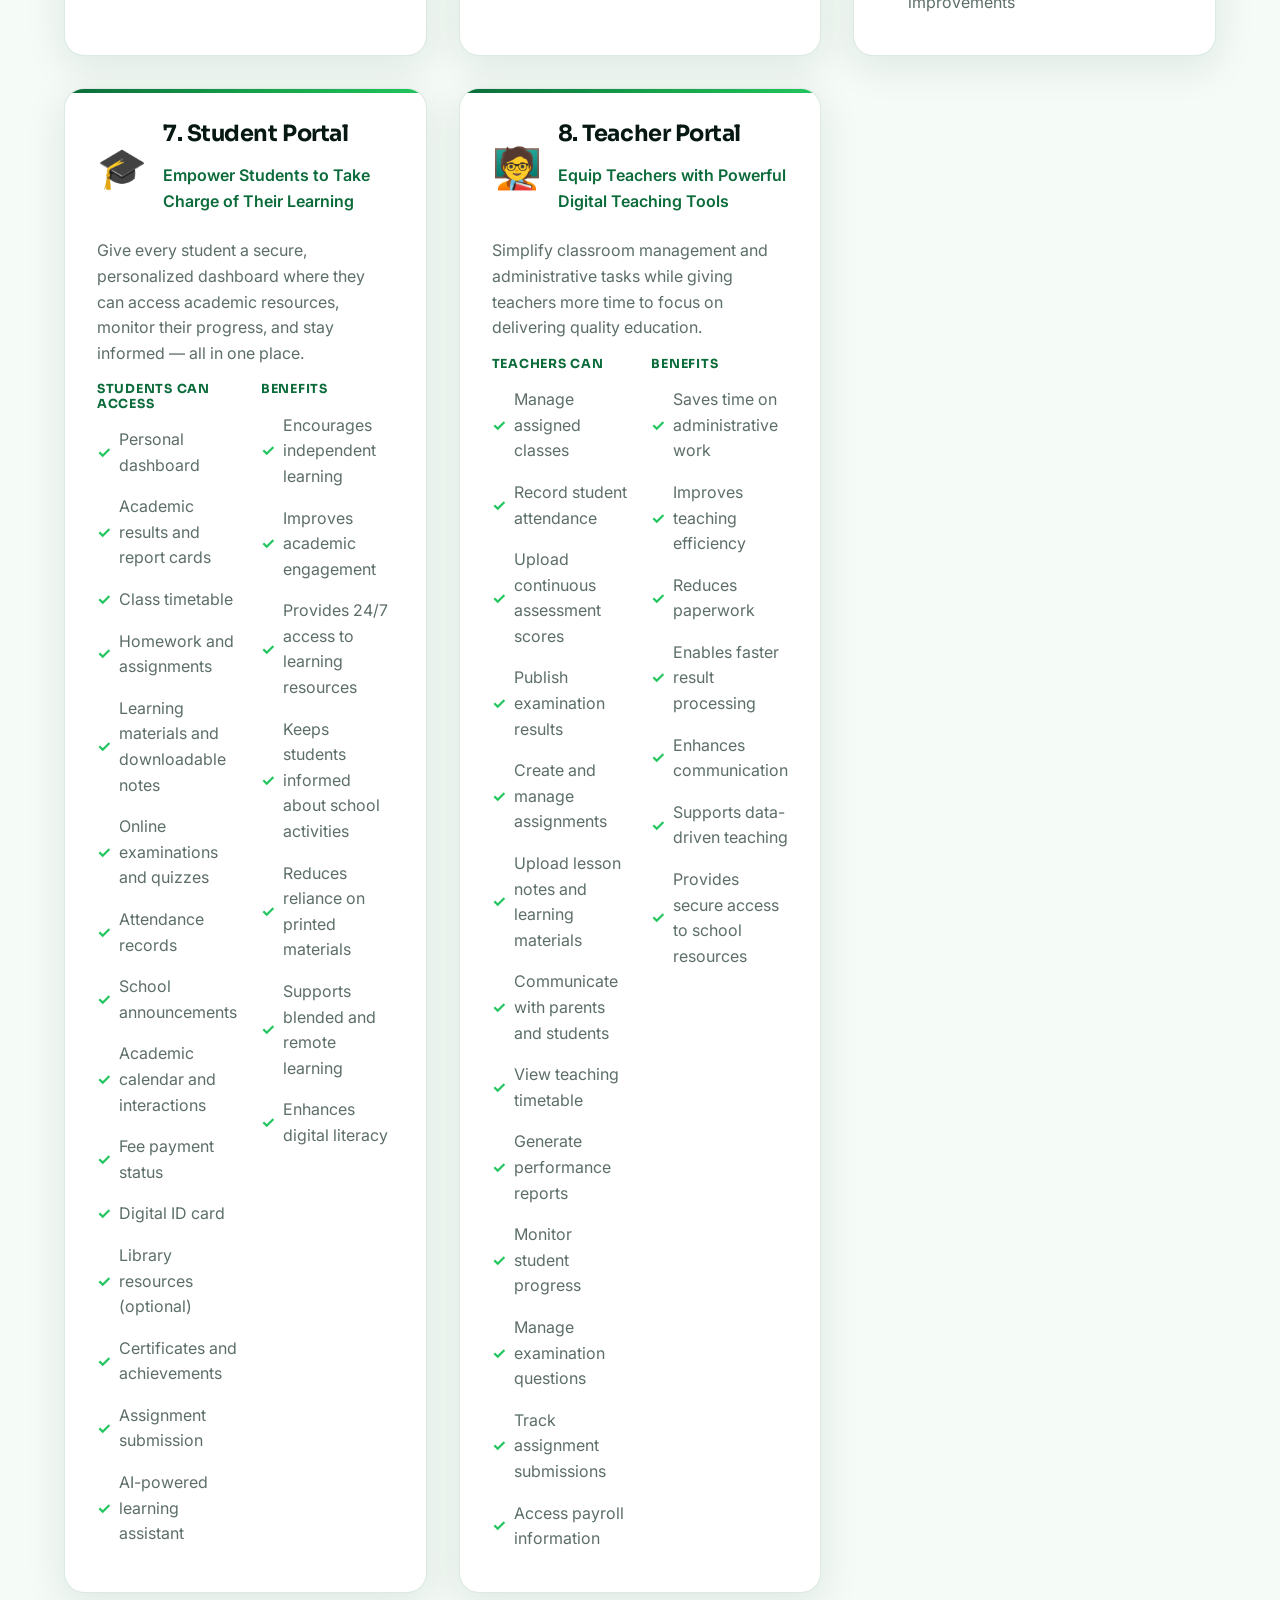
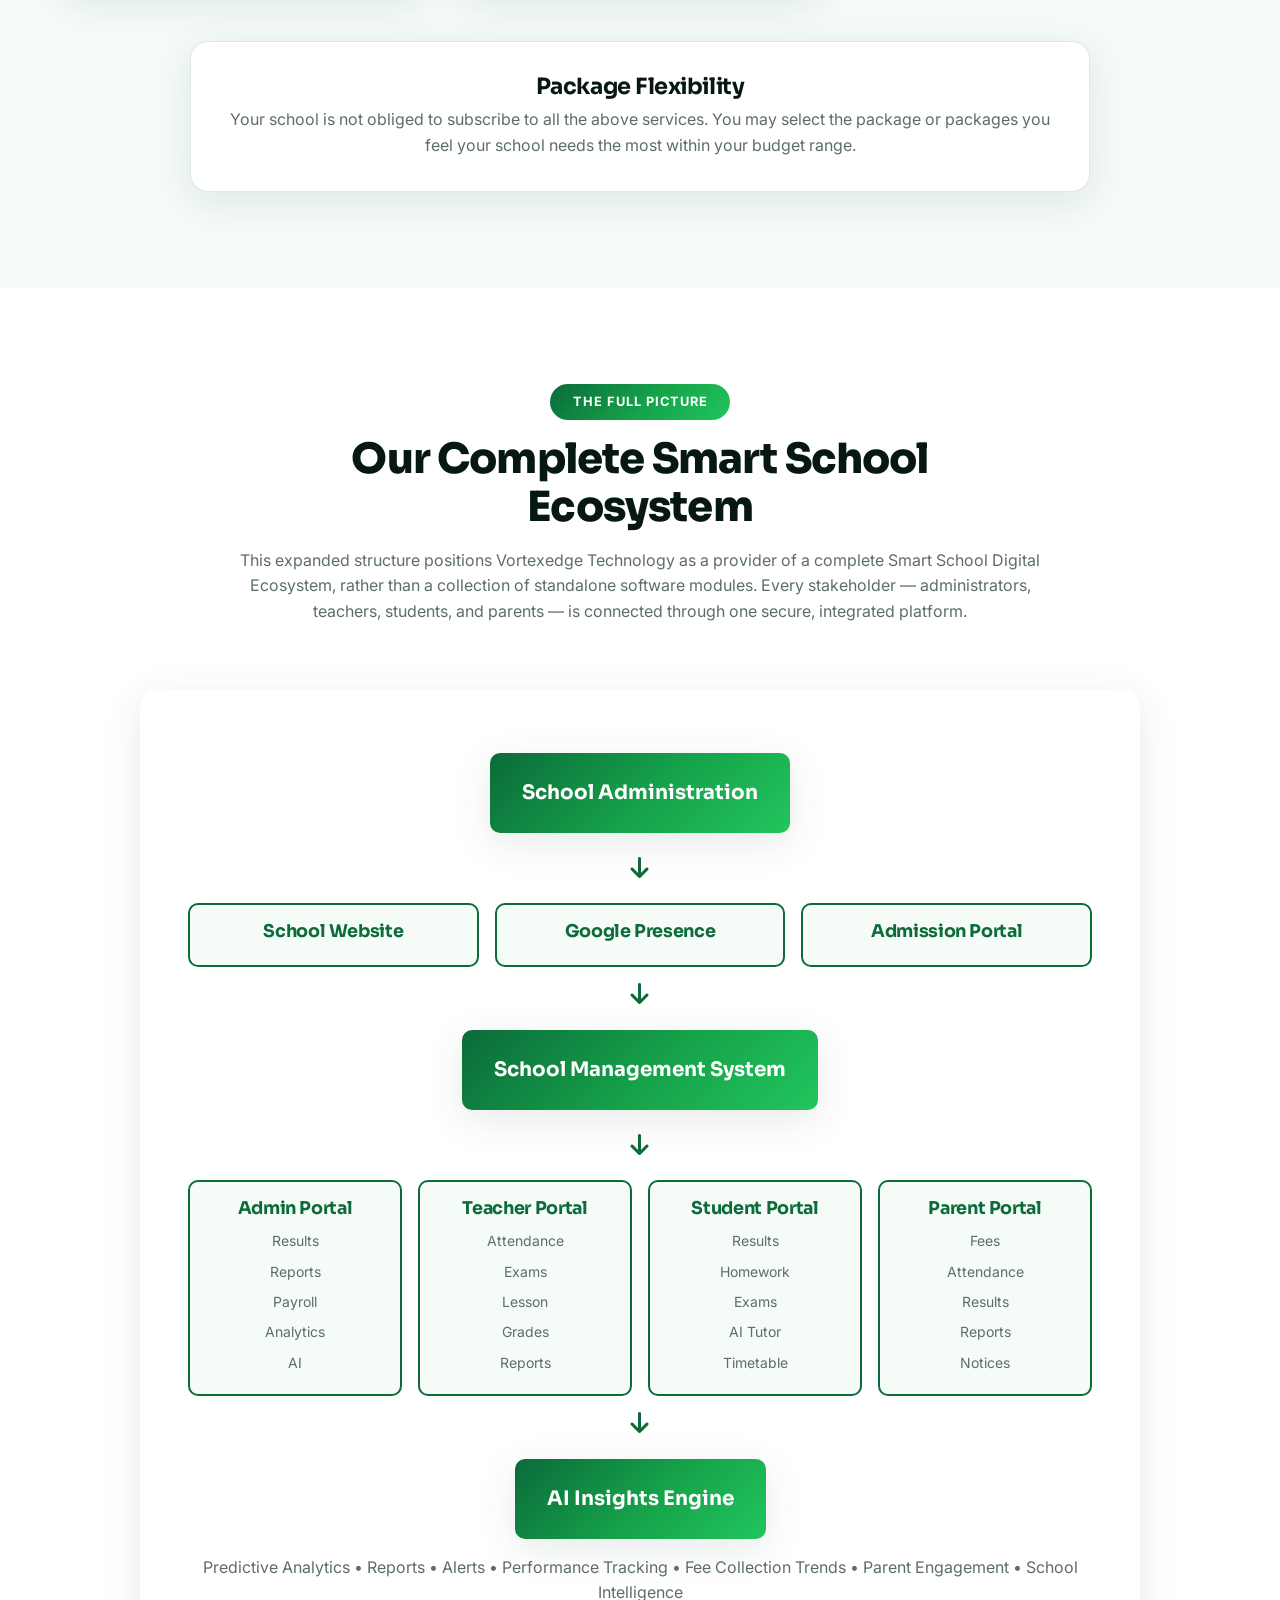
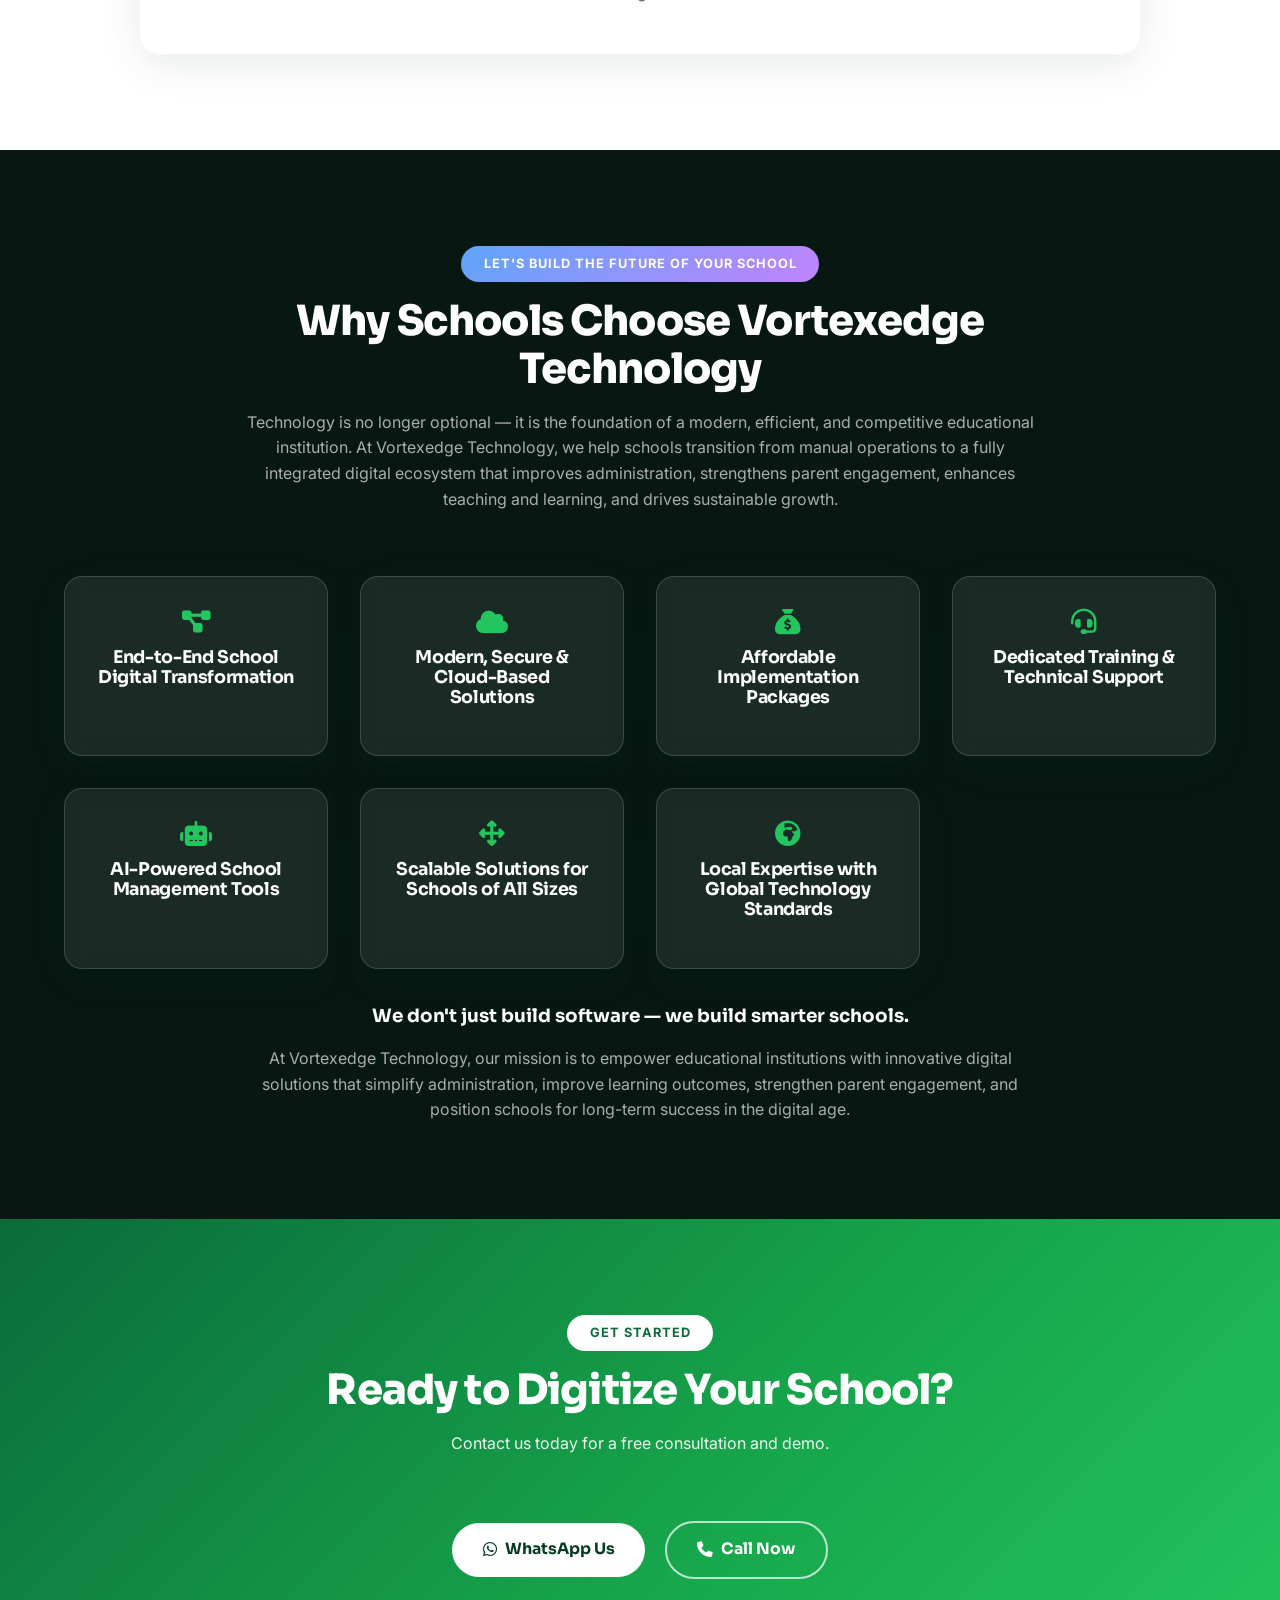
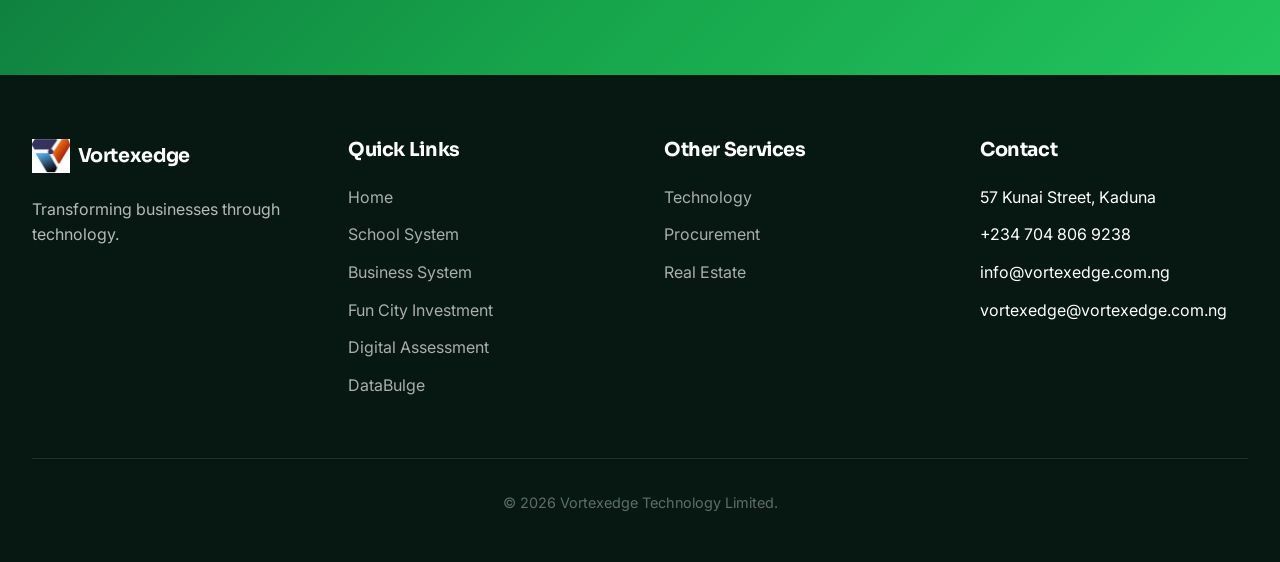
<file: school-digital-transformation.html>
<!DOCTYPE html>
<html lang="en">
<head>
    <meta charset="UTF-8">
    <meta name="viewport" content="width=device-width, initial-scale=1.0">
    <title>School Digital Transformation &amp; Automation System | Vortexedge Limited</title>
    <link rel="preconnect" href="https://fonts.googleapis.com">
    <link rel="preconnect" href="https://fonts.gstatic.com" crossorigin>
    <link href="https://fonts.googleapis.com/css2?family=Inter:wght@300;400;500;600;700;800&family=Sora:wght@400;600;700;800&display=swap" rel="stylesheet">
    <link rel="stylesheet" href="https://cdnjs.cloudflare.com/ajax/libs/font-awesome/6.4.0/css/all.min.css">
    <link rel="stylesheet" href="assets/css/style.css">
    <meta name="description" content="School digital transformation and automation for Nigerian schools — website, result portal, parent portal, CBT examinations, payroll, and AI insights, by Vortexedge.">
    <meta name="keywords" content="school digital transformation, school digital transformation Nigeria, Vortexedge school system, school automation, school management software Nigeria, school portal Nigeria, automation for schools">
    <meta name="robots" content="index, follow">
    <meta name="author" content="Vortexedge Limited">
    <link rel="canonical" href="https://www.vortexedge.com.ng/school-digital-transformation.html">
    <link rel="icon" type="image/x-icon" href="favicon.ico">
    <link rel="icon" type="image/png" sizes="48x48" href="assets/favicon/favicon-48x48.png">
    <link rel="icon" type="image/png" sizes="16x16" href="assets/favicon/favicon-16x16.png">
    <link rel="apple-touch-icon" sizes="180x180" href="assets/favicon/apple-touch-icon.png">
    <link rel="manifest" href="site.webmanifest">
    <meta name="theme-color" content="#0B6B3A">
    <meta name="geo.region" content="NG-KD">
    <meta name="geo.placename" content="Kaduna">

    <!-- Open Graph -->
    <meta property="og:type" content="website">
    <meta property="og:site_name" content="Vortexedge Limited">
    <meta property="og:title" content="School Digital Transformation & Automation System | Vortexedge Limited">
    <meta property="og:description" content="School digital transformation and automation for Nigerian schools — website, result portal, parent portal, CBT examinations, payroll, and AI insights, by Vortexedge.">
    <meta property="og:url" content="https://www.vortexedge.com.ng/school-digital-transformation.html">
    <meta property="og:image" content="https://www.vortexedge.com.ng/assets/images/hero-databulge.png">
    <meta property="og:locale" content="en_NG">

    <!-- Twitter Card -->
    <meta name="twitter:card" content="summary_large_image">
    <meta name="twitter:title" content="School Digital Transformation & Automation System | Vortexedge Limited">
    <meta name="twitter:description" content="School digital transformation and automation for Nigerian schools — website, result portal, parent portal, CBT examinations, payroll, and AI insights, by Vortexedge.">
    <meta name="twitter:image" content="https://www.vortexedge.com.ng/assets/images/hero-databulge.png">

    <script type="application/ld+json">
    {
        "@context": "https://schema.org",
        "@type": "Organization",
        "@id": "https://www.vortexedge.com.ng/#organization",
        "name": "Vortexedge Limited",
        "alternateName": ["VortexEdge", "Vortex Edge", "Vortexedge Technology Limited"],
        "url": "https://www.vortexedge.com.ng/",
        "logo": "https://www.vortexedge.com.ng/assets/images/logo-square.png",
        "description": "Vortexedge Limited is a Nigerian technology, procurement, and real estate company offering digital transformation, DataBulge, and verified property services.",
        "address": {
            "@type": "PostalAddress",
            "streetAddress": "57 Kunai Street, Sabo Tasha",
            "addressLocality": "Kaduna",
            "addressRegion": "Kaduna State",
            "addressCountry": "NG"
        },
        "telephone": "+234-704-806-9238",
        "email": ["info@vortexedge.com.ng", "vortexedge@vortexedge.com.ng"],
        "areaServed": "NG",
        "sameAs": []
    }
    </script>

    <script type="application/ld+json">
    {
        "@context": "https://schema.org",
        "@type": "Service",
        "name": "School Digital Transformation & Automation System",
        "provider": { "@id": "https://www.vortexedge.com.ng/#organization" },
        "areaServed": "NG",
        "description": "School digital transformation and automation for Nigerian schools — website, result portal, parent portal, CBT examinations, payroll, and AI insights, by Vortexedge.",
        "url": "https://www.vortexedge.com.ng/school-digital-transformation.html"
    }
    </script>
</head>
<body>

<nav class="navbar">
    <div class="nav-container">
        <a href="index.html" class="nav-logo"><img src="assets/images/logo.png" alt="Vortexedge"> Vortexedge</a>
        <ul class="nav-links">
            <li><a href="index.html">Home</a></li>
            <li><a href="technology.html">Technology</a></li>
            <li><a href="procurement.html">Procurement</a></li>
            <li><a href="real-estate.html">Real Estate</a></li>
            <li><a href="investment-opportunity.html">Invest</a></li>
            <li><a href="index.html#contact">Contact</a></li>
        </ul>
        <button class="mobile-menu-btn"><i class="fas fa-bars"></i></button>
    </div>
</nav>

<!-- WELCOME -->
<section class="hero" style="min-height: 60vh;">
    <div class="hero-content">
        <span class="eyebrow on-dark">🏫 Welcome</span>
        <h1>School Digital Transformation</h1>
        <p>Today's schools face challenges that extend beyond academics. At Vortexedge Technology, we help schools overcome these challenges through affordable digital transformation solutions built specifically for Nigerian schools.</p>
        <p style="color: rgba(255,255,255,0.75); max-width: 780px; margin: 0 auto;">Whether you operate a nursery, primary, secondary school, or college, we provide modern systems that save time, increase efficiency, and improve parents' confidence in your institution.</p>
        <div class="hero-buttons">
            <a href="#solutions" class="btn btn-white"><i class="fas fa-school"></i> View Solutions</a>
            <a href="index.html#contact" class="btn btn-outline-white"><i class="fas fa-phone"></i> Book a Demo</a>
        </div>
    </div>
</section>

<!-- CHALLENGES -->
<section class="section section-light">
    <div class="container">
        <div class="section-header animate-on-scroll">
            <span class="section-tag">The Reality</span>
            <h2>Many Schools Struggle With</h2>
        </div>
        <div class="grid grid-4">
            <div class="challenge-card animate-on-scroll"><div class="challenge-icon"><i class="fas fa-eye-slash"></i></div><h4>Limited online visibility</h4></div>
            <div class="challenge-card animate-on-scroll"><div class="challenge-icon"><i class="fas fa-file-lines"></i></div><h4>Manual result processing</h4></div>
            <div class="challenge-card animate-on-scroll"><div class="challenge-icon"><i class="fas fa-clock"></i></div><h4>Late school fee payments</h4></div>
            <div class="challenge-card animate-on-scroll"><div class="challenge-icon"><i class="fas fa-comment-slash"></i></div><h4>Poor communication with parents</h4></div>
            <div class="challenge-card animate-on-scroll"><div class="challenge-icon"><i class="fas fa-hourglass-half"></i></div><h4>Time-consuming administrative work</h4></div>
            <div class="challenge-card animate-on-scroll"><div class="challenge-icon"><i class="fas fa-chart-line"></i></div><h4>Difficulty tracking student performance</h4></div>
            <div class="challenge-card animate-on-scroll"><div class="challenge-icon"><i class="fas fa-clipboard"></i></div><h4>Paper-based attendance systems</h4></div>
            <div class="challenge-card animate-on-scroll"><div class="challenge-icon"><i class="fas fa-database"></i></div><h4>Lack of reliable school data for decision making</h4></div>
        </div>
    </div>
</section>

<!-- WHY DIGITAL TRANSFORMATION -->
<section class="section section-white">
    <div class="container">
        <div class="section-header animate-on-scroll">
            <span class="section-tag">Why Digital Transformation?</span>
            <h2>Schools That Embrace Technology Experience</h2>
        </div>
        <div class="grid grid-3">
            <div class="card animate-on-scroll"><div class="card-icon"><i class="fas fa-bolt"></i></div><h4>Faster administrative processes</h4></div>
            <div class="card animate-on-scroll"><div class="card-icon"><i class="fas fa-face-smile"></i></div><h4>Better parent satisfaction</h4></div>
            <div class="card animate-on-scroll"><div class="card-icon"><i class="fas fa-chalkboard-user"></i></div><h4>Improved staff productivity</h4></div>
            <div class="card animate-on-scroll"><div class="card-icon"><i class="fas fa-graduation-cap"></i></div><h4>Increased student engagement</h4></div>
            <div class="card animate-on-scroll"><div class="card-icon"><i class="fas fa-scale-balanced"></i></div><h4>Better financial accountability</h4></div>
            <div class="card animate-on-scroll"><div class="card-icon"><i class="fas fa-star"></i></div><h4>Stronger online reputation</h4></div>
            <div class="card animate-on-scroll"><div class="card-icon"><i class="fas fa-arrow-trend-up"></i></div><h4>Higher admission inquiries</h4></div>
            <div class="card animate-on-scroll"><div class="card-icon"><i class="fas fa-recycle"></i></div><h4>Reduced paperwork</h4></div>
            <div class="card animate-on-scroll"><div class="card-icon"><i class="fas fa-shield-halved"></i></div><h4>Better data security</h4></div>
        </div>
    </div>
</section>

<!-- SOLUTIONS -->
<section id="solutions" class="section section-light">
    <div class="container">
        <div class="section-header animate-on-scroll">
            <span class="section-tag">Our Digital Transformation Solutions</span>
            <h2>Eight Ways We Help Your School</h2>
        </div>
        <div class="grid grid-2">

            <div class="solution-card animate-on-scroll">
                <div class="solution-header"><div class="solution-icon">🌐</div><div><h3>1. School Website &amp; Google Presence</h3><p style="margin:0; color: var(--primary); font-weight: 600;">Make Your School Visible to the World</p></div></div>
                <p>Your website is often the first impression prospective parents have of your school. A professional online presence builds trust and makes it easy for parents to learn about your institution anytime, anywhere.</p>
                <div class="solution-lists">
                    <div><h5>Features</h5><ul class="solution-features"><li>Modern mobile-responsive website</li><li>School profile and history</li><li>Vision &amp; mission</li><li>Admission information</li><li>Photo gallery</li><li>Academic calendar</li><li>Staff directory</li><li>Contact forms</li><li>Social media integration</li><li>Google Maps integration</li><li>Search Engine Optimization (SEO)</li><li>Google Search indexing</li></ul></div>
                    <div><h5>Benefits</h5><ul class="solution-features"><li>Increased credibility</li><li>Better online and offline visibility</li><li>Easier communication with the public</li><li>Stronger school brand</li></ul></div>
                </div>
            </div>

            <div class="solution-card animate-on-scroll">
                <div class="solution-header"><div class="solution-icon">📊</div><div><h3>2. Online Result Portal</h3><p style="margin:0; color: var(--primary); font-weight: 600;">Deliver Results Securely and Instantly</p></div></div>
                <p>Eliminate the stress, delays, and costs associated with printing report cards. Give parents and students secure online access to academic results.</p>
                <div class="solution-lists">
                    <div><h5>Features</h5><ul class="solution-features"><li>Secure student login</li><li>Instant result checking</li><li>Continuous assessment records</li><li>Subject scores</li><li>Grade computation</li><li>Teacher remarks</li><li>Principal comments</li><li>Automatic GPA/average calculation</li><li>Result history</li><li>Print option</li><li>Digital result archive</li></ul></div>
                    <div><h5>Benefits</h5><ul class="solution-features"><li>Faster result processing</li><li>Reduced printing costs</li><li>Better data security</li><li>Easy access from anywhere</li><li>Permanent digital records</li></ul></div>
                </div>
            </div>

            <div class="solution-card animate-on-scroll">
                <div class="solution-header"><div class="solution-icon">👨‍👩‍👧</div><div><h3>3. Parent Portal</h3><p style="margin:0; color: var(--primary); font-weight: 600;">Keep Parents Connected Every Day</p></div></div>
                <p>Parents no longer need to wait for visiting days to know how their children are performing. We provide real-time access to essential information from any device.</p>
                <div class="solution-lists">
                    <div><h5>Parents Can View</h5><ul class="solution-features"><li>Outstanding school fees</li><li>Payment history</li><li>Student attendance</li><li>Academic performance</li><li>Examination results</li><li>Behaviour reports</li><li>Homework updates</li><li>School announcements</li><li>Class timetable</li><li>School calendar</li></ul></div>
                    <div><h5>Benefits</h5><ul class="solution-features"><li>Better parent engagement</li><li>Improved communication</li><li>Greater transparency</li><li>Increased trust and security</li><li>Reduced office enquiries</li></ul></div>
                </div>
            </div>

            <div class="solution-card animate-on-scroll">
                <div class="solution-header"><div class="solution-icon">💻</div><div><h3>4. Online Examination Portal</h3><p style="margin:0; color: var(--primary); font-weight: 600;">Conduct Digital Examinations with Confidence</p></div></div>
                <p>Modernize assessments by enabling secure online examinations that automatically mark objective questions and generate instant reports.</p>
                <div class="solution-lists">
                    <div><h5>Features</h5><ul class="solution-features"><li>Computer-Based Tests (CBT)</li><li>Objective and theory questions</li><li>Automatic grading</li><li>Time-controlled examinations</li><li>Randomized questions</li><li>Secure login</li><li>Student performance analytics</li><li>Practice tests</li><li>Instant result generation</li></ul></div>
                    <div><h5>Benefits</h5><ul class="solution-features"><li>Saves teachers' marking time</li><li>Reduces examination malpractice</li><li>Improves accuracy</li><li>Faster result release</li><li>Better student preparation</li></ul></div>
                </div>
            </div>

            <div class="solution-card animate-on-scroll">
                <div class="solution-header"><div class="solution-icon">🧾</div><div><h3>5. Digital Payroll &amp; Staff Attendance</h3><p style="margin:0; color: var(--primary); font-weight: 600;">Simplify Human Resource Management</p></div></div>
                <p>Manage staff attendance, payroll, and records from a single digital platform.</p>
                <div class="solution-lists">
                    <div><h5>Features</h5><ul class="solution-features"><li>Staff database</li><li>Biometric attendance (optional)</li><li>QR code attendance</li><li>Payroll automation</li><li>Salary computation</li><li>Leave management</li><li>Performance records</li><li>Pay slip generation</li><li>Staff performance reports</li><li>Tax and deduction management</li></ul></div>
                    <div><h5>Benefits</h5><ul class="solution-features"><li>Reduced payroll errors</li><li>Accurate attendance tracking</li><li>Improved staff accountability</li><li>Time savings for administrators</li><li>Better record keeping</li></ul></div>
                </div>
            </div>

            <div class="solution-card animate-on-scroll">
                <div class="solution-header"><div class="solution-icon">🤖</div><div><h3>6. AI Insights &amp; School Assistant</h3><p style="margin:0; color: var(--primary); font-weight: 600;">Intelligent Decision-Making for School Leaders</p></div></div>
                <p>Harness the power of Artificial Intelligence to gain valuable insights into your school's operations and improve decision-making.</p>
                <div class="solution-lists">
                    <div><h5>AI Can Help You</h5><ul class="solution-features"><li>Identify students at academic risk</li><li>Predict fee payment trends</li><li>Monitor attendance patterns</li><li>Analyze examination performance</li><li>Generate administrative reports</li><li>Summarize school statistics</li><li>Answer common parent enquiries</li><li>Recommend operational improvements</li></ul></div>
                    <div><h5>Benefits</h5><ul class="solution-features"><li>Data-driven decisions</li><li>Early intervention for struggling students</li><li>Improved financial planning</li><li>Better academic outcomes</li><li>Enhanced operational efficiency</li></ul></div>
                </div>
            </div>

            <div class="solution-card animate-on-scroll">
                <div class="solution-header"><div class="solution-icon">🎓</div><div><h3>7. Student Portal</h3><p style="margin:0; color: var(--primary); font-weight: 600;">Empower Students to Take Charge of Their Learning</p></div></div>
                <p>Give every student a secure, personalized dashboard where they can access academic resources, monitor their progress, and stay informed — all in one place.</p>
                <div class="solution-lists">
                    <div><h5>Students Can Access</h5><ul class="solution-features"><li>Personal dashboard</li><li>Academic results and report cards</li><li>Class timetable</li><li>Homework and assignments</li><li>Learning materials and downloadable notes</li><li>Online examinations and quizzes</li><li>Attendance records</li><li>School announcements</li><li>Academic calendar and interactions</li><li>Fee payment status</li><li>Digital ID card</li><li>Library resources (optional)</li><li>Certificates and achievements</li><li>Assignment submission</li><li>AI-powered learning assistant</li></ul></div>
                    <div><h5>Benefits</h5><ul class="solution-features"><li>Encourages independent learning</li><li>Improves academic engagement</li><li>Provides 24/7 access to learning resources</li><li>Keeps students informed about school activities</li><li>Reduces reliance on printed materials</li><li>Supports blended and remote learning</li><li>Enhances digital literacy</li></ul></div>
                </div>
            </div>

            <div class="solution-card animate-on-scroll">
                <div class="solution-header"><div class="solution-icon">🧑‍🏫</div><div><h3>8. Teacher Portal</h3><p style="margin:0; color: var(--primary); font-weight: 600;">Equip Teachers with Powerful Digital Teaching Tools</p></div></div>
                <p>Simplify classroom management and administrative tasks while giving teachers more time to focus on delivering quality education.</p>
                <div class="solution-lists">
                    <div><h5>Teachers Can</h5><ul class="solution-features"><li>Manage assigned classes</li><li>Record student attendance</li><li>Upload continuous assessment scores</li><li>Publish examination results</li><li>Create and manage assignments</li><li>Upload lesson notes and learning materials</li><li>Communicate with parents and students</li><li>View teaching timetable</li><li>Generate performance reports</li><li>Monitor student progress</li><li>Manage examination questions</li><li>Track assignment submissions</li><li>Access payroll information</li></ul></div>
                    <div><h5>Benefits</h5><ul class="solution-features"><li>Saves time on administrative work</li><li>Improves teaching efficiency</li><li>Reduces paperwork</li><li>Enables faster result processing</li><li>Enhances communication</li><li>Supports data-driven teaching</li><li>Provides secure access to school resources</li></ul></div>
                </div>
            </div>

        </div>

        <div class="card animate-on-scroll" style="max-width: 900px; margin: 3rem auto 0; text-align: center;">
            <h3>Package Flexibility</h3>
            <p style="margin-bottom: 0;">Your school is not obliged to subscribe to all the above services. You may select the package or packages you feel your school needs the most within your budget range.</p>
        </div>
    </div>
</section>

<!-- ECOSYSTEM -->
<section class="section section-white">
    <div class="container">
        <div class="section-header animate-on-scroll">
            <span class="section-tag">The Full Picture</span>
            <h2>Our Complete Smart School Ecosystem</h2>
            <p>This expanded structure positions Vortexedge Technology as a provider of a complete Smart School Digital Ecosystem, rather than a collection of standalone software modules. Every stakeholder — administrators, teachers, students, and parents — is connected through one secure, integrated platform.</p>
        </div>
        <div class="ecosystem animate-on-scroll">
            <div class="eco-node main">School Administration</div>
            <div class="eco-connector"><i class="fas fa-arrow-down"></i></div>
            <div class="eco-grid" style="grid-template-columns: repeat(3, 1fr);">
                <div class="eco-portal"><h4>School Website</h4></div>
                <div class="eco-portal"><h4>Google Presence</h4></div>
                <div class="eco-portal"><h4>Admission Portal</h4></div>
            </div>
            <div class="eco-connector"><i class="fas fa-arrow-down"></i></div>
            <div class="eco-node main">School Management System</div>
            <div class="eco-connector"><i class="fas fa-arrow-down"></i></div>
            <div class="eco-grid">
                <div class="eco-portal">
                    <h4>Admin Portal</h4>
                    <ul><li>Results</li><li>Reports</li><li>Payroll</li><li>Analytics</li><li>AI</li></ul>
                </div>
                <div class="eco-portal">
                    <h4>Teacher Portal</h4>
                    <ul><li>Attendance</li><li>Exams</li><li>Lesson</li><li>Grades</li><li>Reports</li></ul>
                </div>
                <div class="eco-portal">
                    <h4>Student Portal</h4>
                    <ul><li>Results</li><li>Homework</li><li>Exams</li><li>AI Tutor</li><li>Timetable</li></ul>
                </div>
                <div class="eco-portal">
                    <h4>Parent Portal</h4>
                    <ul><li>Fees</li><li>Attendance</li><li>Results</li><li>Reports</li><li>Notices</li></ul>
                </div>
            </div>
            <div class="eco-connector"><i class="fas fa-arrow-down"></i></div>
            <div class="eco-node main">AI Insights Engine</div>
            <p style="text-align:center; color: var(--gray); margin-top: 1rem; margin-bottom: 0;">Predictive Analytics • Reports • Alerts • Performance Tracking • Fee Collection Trends • Parent Engagement • School Intelligence</p>
        </div>
    </div>
</section>

<!-- WHY CHOOSE US + MISSION -->
<section class="section section-dark">
    <div class="container">
        <div class="section-header animate-on-scroll">
            <span class="section-tag" style="background: linear-gradient(135deg, #60a5fa 0%, #c084fc 100%);">Let's Build the Future of Your School</span>
            <h2 style="color: white;">Why Schools Choose Vortexedge Technology</h2>
            <p>Technology is no longer optional — it is the foundation of a modern, efficient, and competitive educational institution. At Vortexedge Technology, we help schools transition from manual operations to a fully integrated digital ecosystem that improves administration, strengthens parent engagement, enhances teaching and learning, and drives sustainable growth.</p>
        </div>
        <div class="grid grid-4">
            <div class="card-glass card animate-on-scroll" style="text-align:center;"><i class="fas fa-diagram-project" style="font-size:1.6rem; color: var(--primary-light); margin-bottom: 0.75rem;"></i><h4 style="color:white;">End-to-End School Digital Transformation</h4></div>
            <div class="card-glass card animate-on-scroll" style="text-align:center;"><i class="fas fa-cloud" style="font-size:1.6rem; color: var(--primary-light); margin-bottom: 0.75rem;"></i><h4 style="color:white;">Modern, Secure &amp; Cloud-Based Solutions</h4></div>
            <div class="card-glass card animate-on-scroll" style="text-align:center;"><i class="fas fa-sack-dollar" style="font-size:1.6rem; color: var(--primary-light); margin-bottom: 0.75rem;"></i><h4 style="color:white;">Affordable Implementation Packages</h4></div>
            <div class="card-glass card animate-on-scroll" style="text-align:center;"><i class="fas fa-headset" style="font-size:1.6rem; color: var(--primary-light); margin-bottom: 0.75rem;"></i><h4 style="color:white;">Dedicated Training &amp; Technical Support</h4></div>
            <div class="card-glass card animate-on-scroll" style="text-align:center;"><i class="fas fa-robot" style="font-size:1.6rem; color: var(--primary-light); margin-bottom: 0.75rem;"></i><h4 style="color:white;">AI-Powered School Management Tools</h4></div>
            <div class="card-glass card animate-on-scroll" style="text-align:center;"><i class="fas fa-arrows-up-down-left-right" style="font-size:1.6rem; color: var(--primary-light); margin-bottom: 0.75rem;"></i><h4 style="color:white;">Scalable Solutions for Schools of All Sizes</h4></div>
            <div class="card-glass card animate-on-scroll" style="text-align:center;"><i class="fas fa-earth-africa" style="font-size:1.6rem; color: var(--primary-light); margin-bottom: 0.75rem;"></i><h4 style="color:white;">Local Expertise with Global Technology Standards</h4></div>
        </div>
        <p style="text-align:center; margin-top: 2rem; font-family: 'Sora', sans-serif; font-weight: 700; font-size: 1.15rem; color: white;">We don't just build software — we build smarter schools.</p>
        <p style="text-align:center; max-width: 800px; margin: 0.5rem auto 0; color: rgba(255,255,255,0.65);">At Vortexedge Technology, our mission is to empower educational institutions with innovative digital solutions that simplify administration, improve learning outcomes, strengthen parent engagement, and position schools for long-term success in the digital age.</p>
    </div>
</section>

<section class="section section-gradient">
    <div class="container">
        <div class="section-header animate-on-scroll">
            <span class="section-tag" style="background: white; color: var(--primary);">Get Started</span>
            <h2 style="color: white;">Ready to Digitize Your School?</h2>
            <p>Contact us today for a free consultation and demo.</p>
        </div>
        <div style="text-align: center;" class="animate-on-scroll">
            <a href="https://wa.me/2347048069238" class="btn btn-white" target="_blank" style="margin-right: 1rem;"><i class="fab fa-whatsapp"></i> WhatsApp Us</a>
            <a href="tel:+2347048069238" class="btn btn-outline-white"><i class="fas fa-phone"></i> Call Now</a>
        </div>
    </div>
</section>

<footer class="footer">
    <div class="footer-grid">
        <div><h3><img src="assets/images/logo.png" alt="Vortexedge"> Vortexedge</h3><p style="color: rgba(255,255,255,0.7);">Transforming businesses through technology.</p></div>
        <div><h3>Quick Links</h3><ul class="footer-links"><li><a href="index.html">Home</a></li><li><a href="school-digital-transformation.html">School System</a></li><li><a href="business-digital-transformation.html">Business System</a></li><li><a href="investment-opportunity.html">Fun City Investment</a></li><li><a href="https://kennygreat.github.io/assessment2/">Digital Assessment</a></li><li><a href="https://databulge.com/landing.html">DataBulge</a></li></ul></div>
        <div><h3>Other Services</h3><ul class="footer-links"><li><a href="technology.html">Technology</a></li><li><a href="procurement.html">Procurement</a></li><li><a href="real-estate.html">Real Estate</a></li></ul></div>
        <div><h3>Contact</h3><ul class="footer-links"><li>57 Kunai Street, Kaduna</li><li>+234 704 806 9238</li><li>info@vortexedge.com.ng</li><li>vortexedge@vortexedge.com.ng</li></ul></div>
    </div>
    <div class="footer-bottom"><p>&copy; 2026 Vortexedge Technology Limited.</p></div>
</footer>

<a href="https://wa.me/2347048069238" class="whatsapp-float" target="_blank"><i class="fab fa-whatsapp"></i></a>
<div class="back-to-top"><i class="fas fa-arrow-up"></i></div>
<script src="assets/js/script.js"></script>
</body>
</html>
</file>
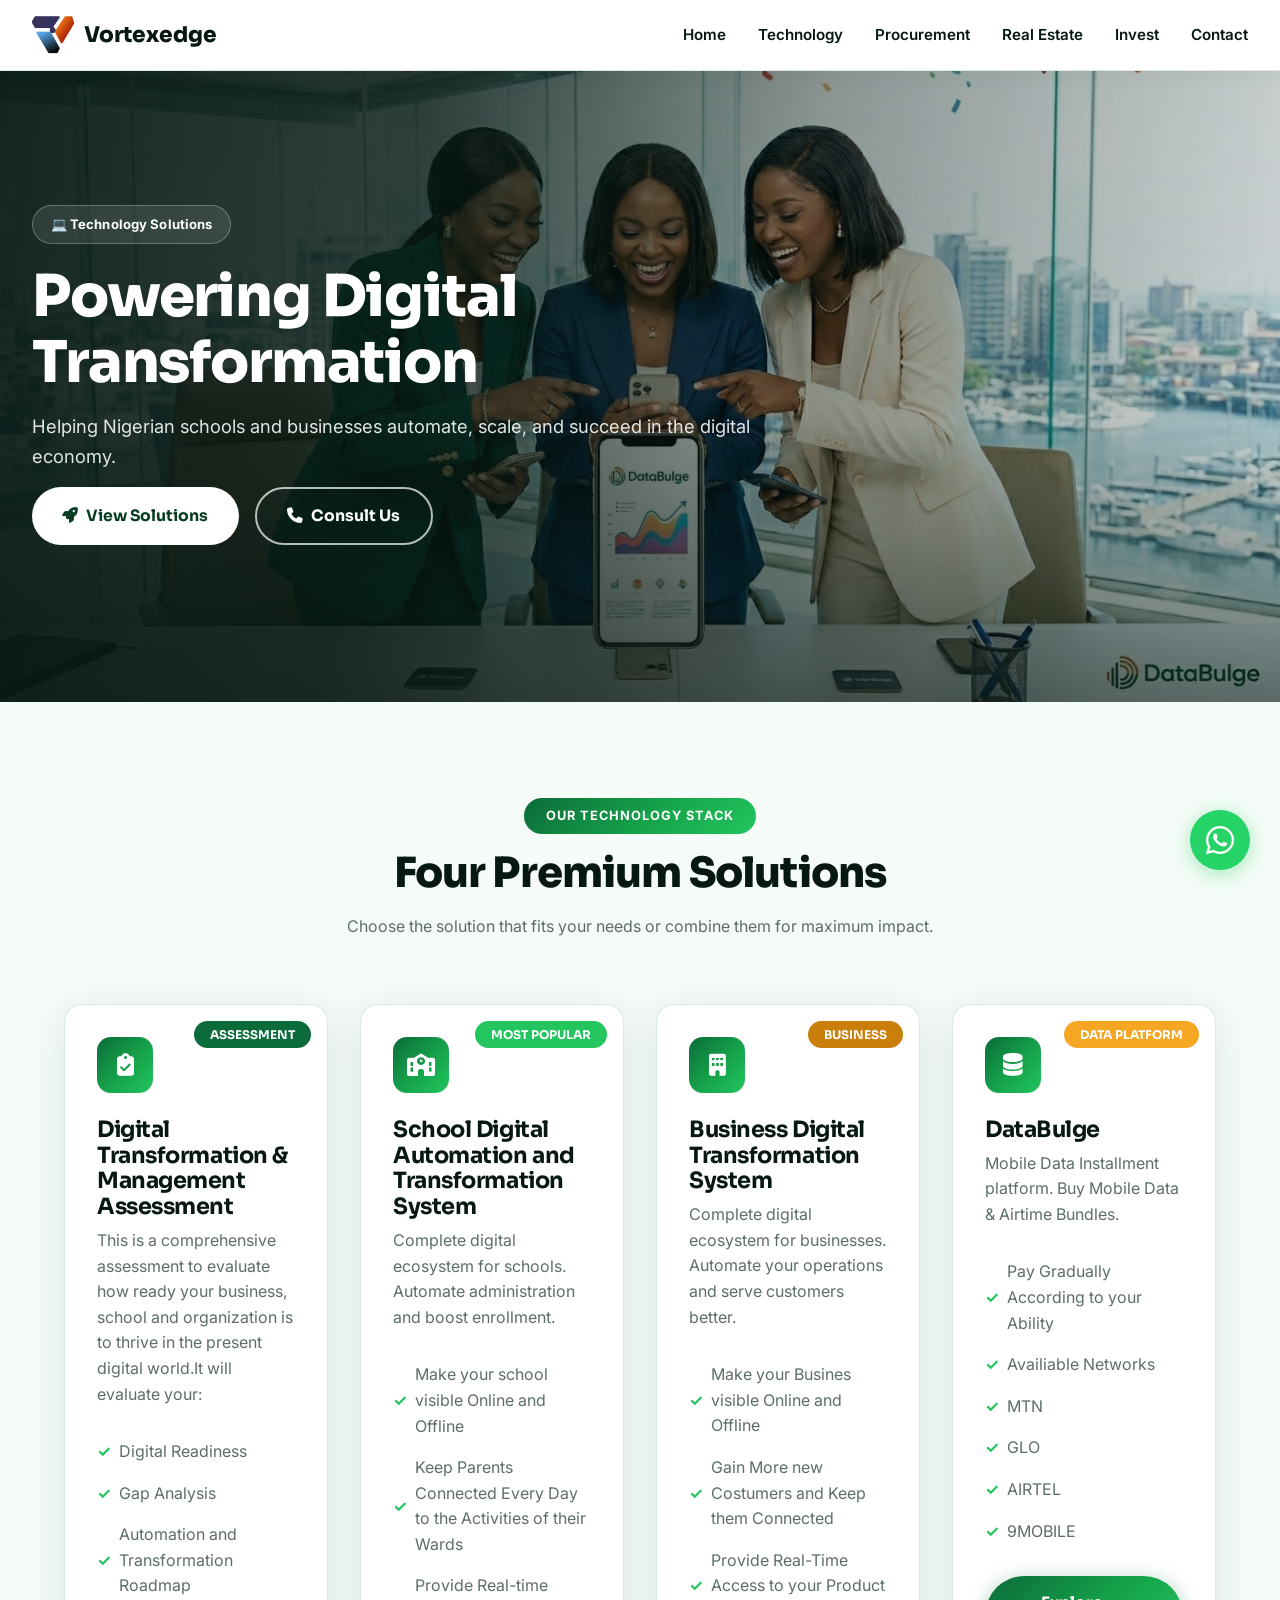
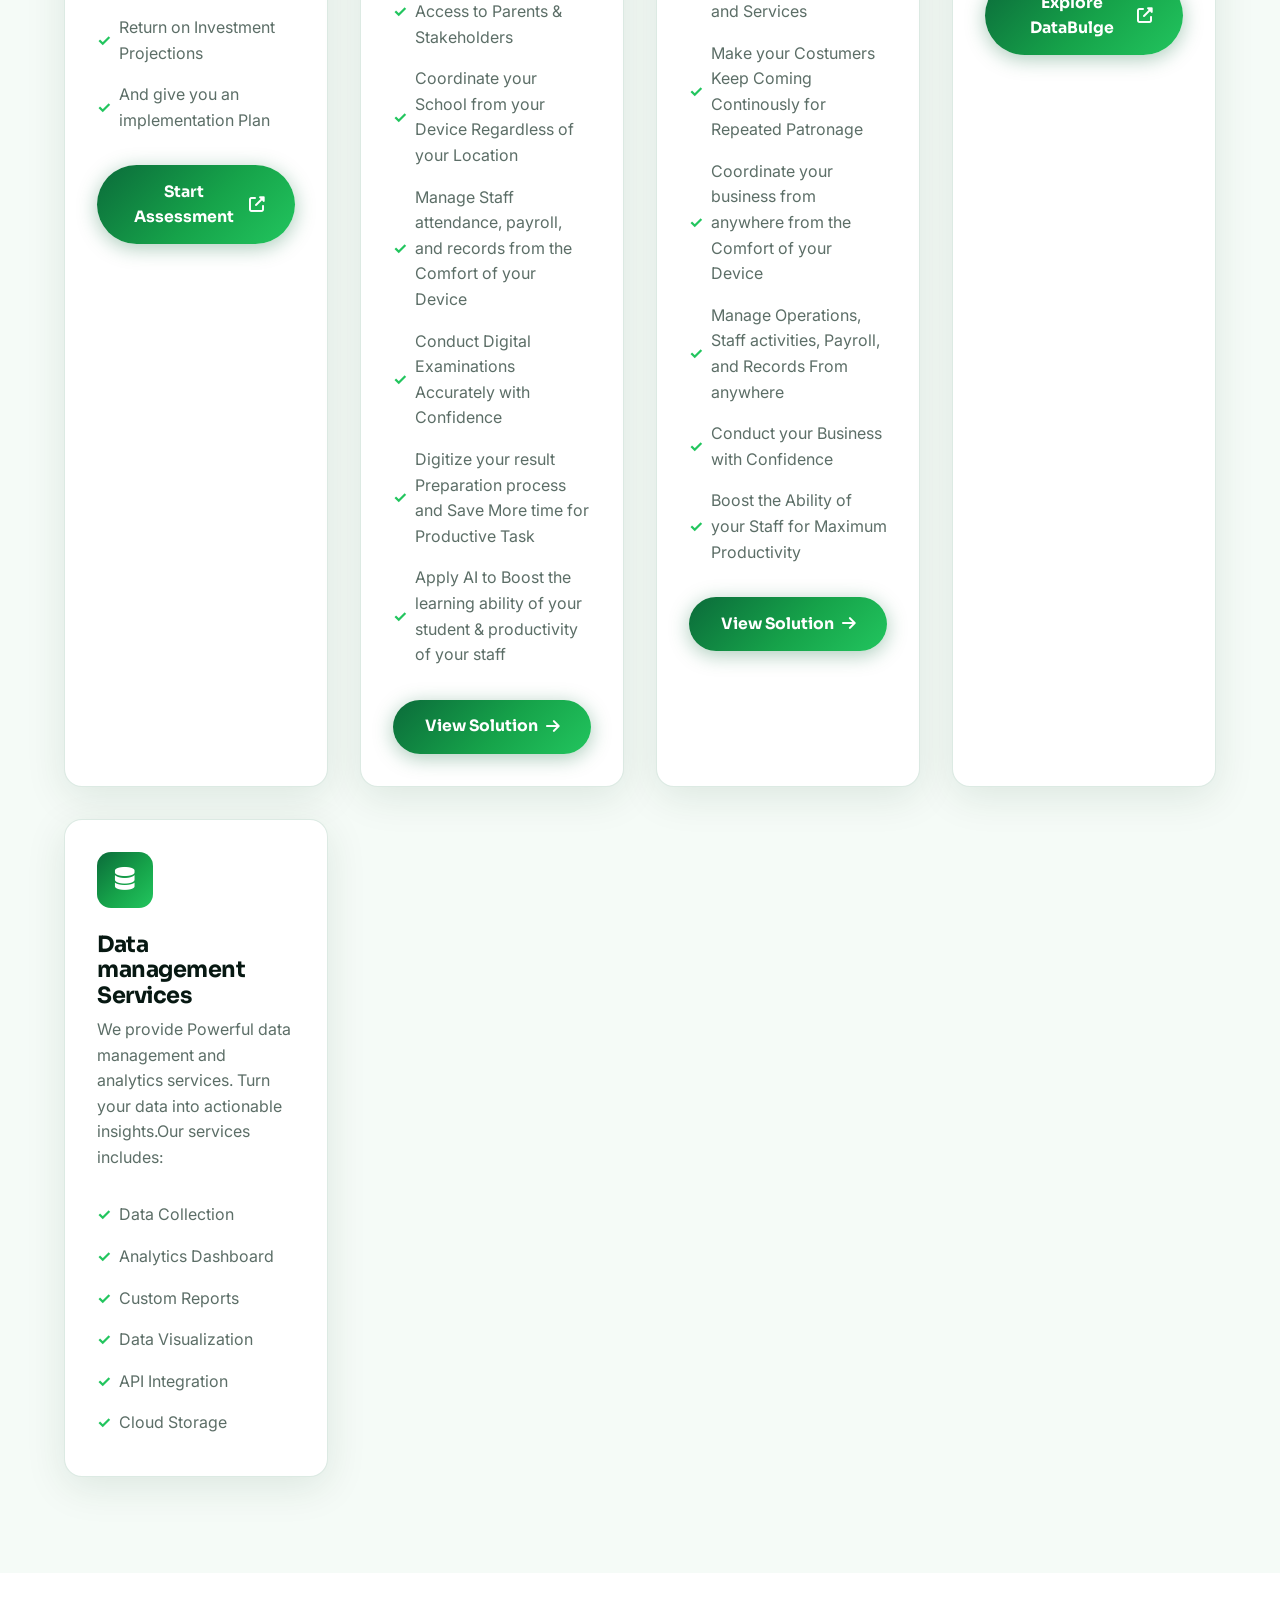
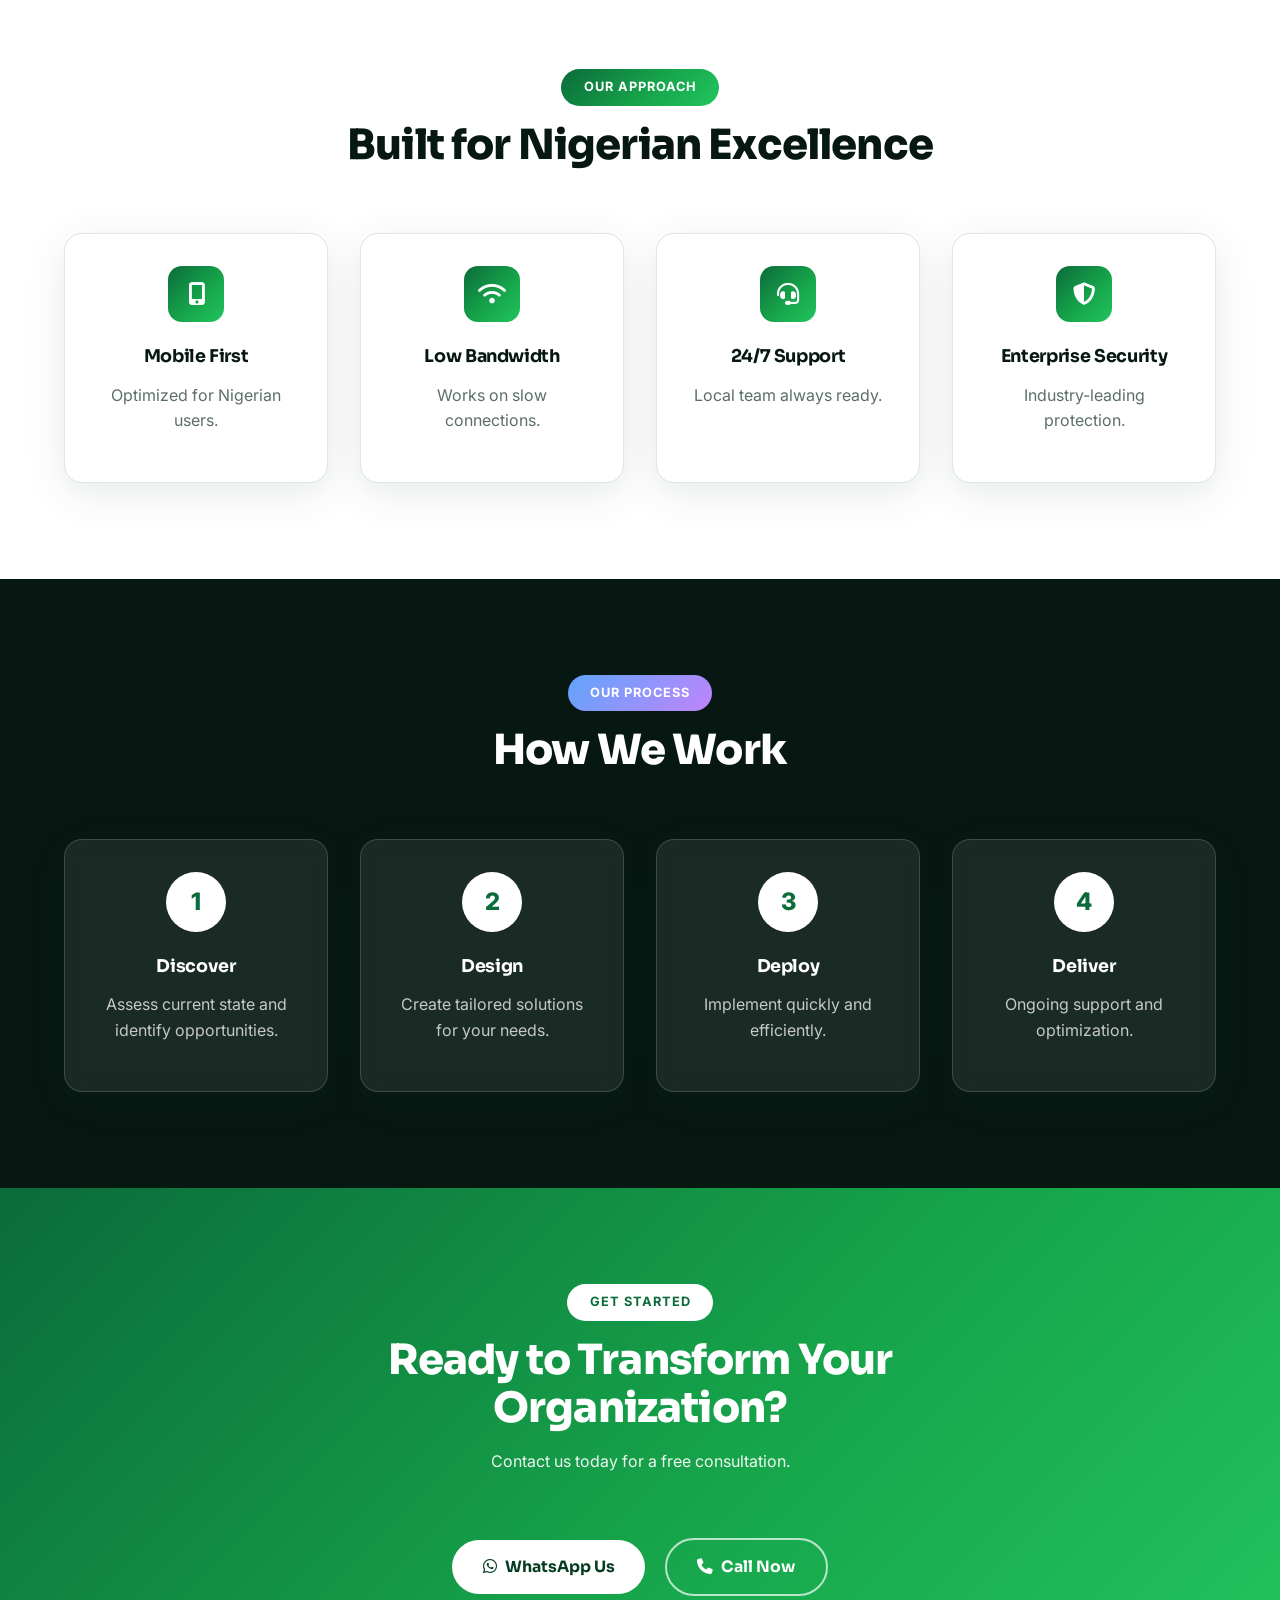
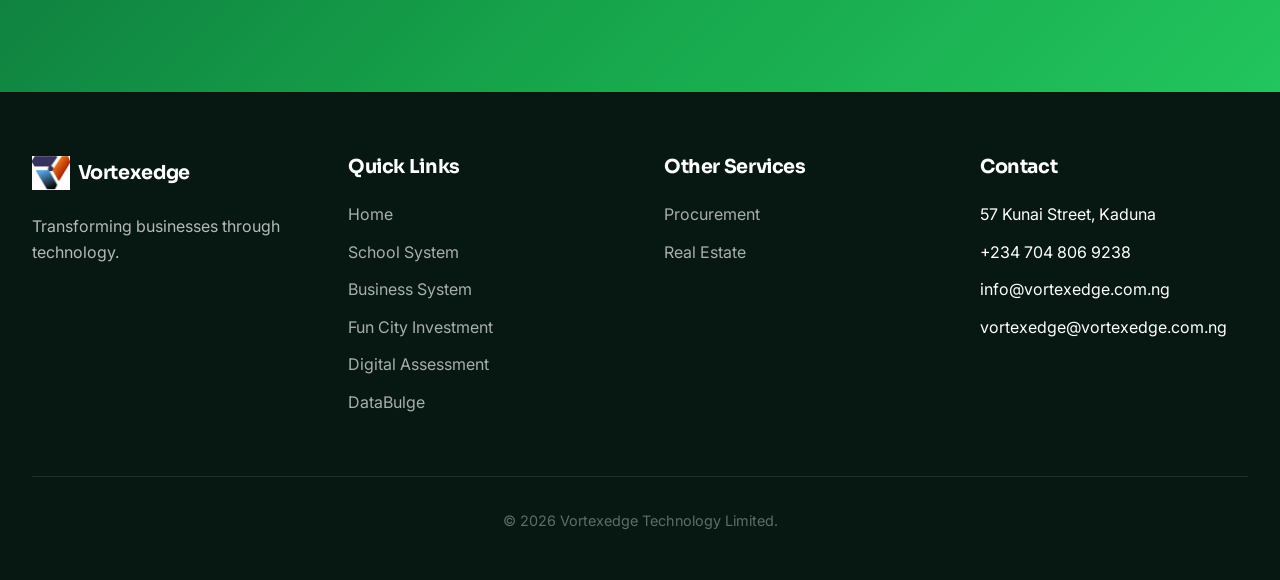
<file: technology.html>
<!DOCTYPE html>
<html lang="en">
<head>
    <meta charset="UTF-8">
    <meta name="viewport" content="width=device-width, initial-scale=1.0">
    <title>Technology, Digital Transformation &amp; Automation Services | Vortexedge Limited</title>
    <link rel="preconnect" href="https://fonts.googleapis.com">
    <link rel="preconnect" href="https://fonts.gstatic.com" crossorigin>
    <link href="https://fonts.googleapis.com/css2?family=Inter:wght@300;400;500;600;700;800&family=Sora:wght@400;600;700;800&display=swap" rel="stylesheet">
    <link rel="stylesheet" href="https://cdnjs.cloudflare.com/ajax/libs/font-awesome/6.4.0/css/all.min.css">
    <link rel="stylesheet" href="assets/css/style.css">
    <meta name="description" content="Vortexedge Technology delivers digital transformation and automation — including school digital transformation, business digital transformation, and DataBulge, Nigeria's mobile data installment platform.">
    <meta name="keywords" content="Vortexedge technology, digital transformation Nigeria, school digital transformation, business digital transformation, automation Nigeria, business automation Nigeria, school management system Nigeria, DataBulge">
    <meta name="robots" content="index, follow">
    <meta name="author" content="Vortexedge Limited">
    <link rel="canonical" href="https://www.vortexedge.com.ng/technology.html">
    <link rel="icon" type="image/x-icon" href="favicon.ico">
    <link rel="icon" type="image/png" sizes="32x32" href="assets/favicon/favicon-32x32.png">
    <link rel="icon" type="image/png" sizes="16x16" href="assets/favicon/favicon-16x16.png">
    <link rel="apple-touch-icon" sizes="180x180" href="assets/favicon/apple-touch-icon.png">
    <link rel="manifest" href="site.webmanifest">
    <meta name="theme-color" content="#0B6B3A">
    <meta name="geo.region" content="NG-KD">
    <meta name="geo.placename" content="Kaduna">

    <!-- Open Graph -->
    <meta property="og:type" content="website">
    <meta property="og:site_name" content="Vortexedge Limited">
    <meta property="og:title" content="Technology, Digital Transformation & Automation Services | Vortexedge Limited">
    <meta property="og:description" content="Vortexedge Technology delivers digital transformation and automation — including school digital transformation, business digital transformation, and DataBulge, Nigeria's mobile data installment platform.">
    <meta property="og:url" content="https://www.vortexedge.com.ng/technology.html">
    <meta property="og:image" content="https://www.vortexedge.com.ng/assets/images/hero-databulge.png">
    <meta property="og:locale" content="en_NG">

    <!-- Twitter Card -->
    <meta name="twitter:card" content="summary_large_image">
    <meta name="twitter:title" content="Technology, Digital Transformation & Automation Services | Vortexedge Limited">
    <meta name="twitter:description" content="Vortexedge Technology delivers digital transformation and automation — including school digital transformation, business digital transformation, and DataBulge, Nigeria's mobile data installment platform.">
    <meta name="twitter:image" content="https://www.vortexedge.com.ng/assets/images/hero-databulge.png">

    <script type="application/ld+json">
    {
        "@context": "https://schema.org",
        "@type": "Organization",
        "@id": "https://www.vortexedge.com.ng/#organization",
        "name": "Vortexedge Limited",
        "alternateName": ["VortexEdge", "Vortex Edge", "Vortexedge Technology Limited"],
        "url": "https://www.vortexedge.com.ng/",
        "logo": "https://www.vortexedge.com.ng/assets/images/logo-square.png",
        "description": "Vortexedge Limited is a Nigerian technology, procurement, and real estate company offering digital transformation, DataBulge, and verified property services.",
        "address": {
            "@type": "PostalAddress",
            "streetAddress": "57 Kunai Street, Sabo Tasha",
            "addressLocality": "Kaduna",
            "addressRegion": "Kaduna State",
            "addressCountry": "NG"
        },
        "telephone": "+234-704-806-9238",
        "email": ["info@vortexedge.com.ng", "vortexedge@vortexedge.com.ng"],
        "areaServed": "NG",
        "sameAs": []
    }
    </script>

    <script type="application/ld+json">
    {
        "@context": "https://schema.org",
        "@type": "Service",
        "name": "Technology, Digital Transformation & Automation Services",
        "provider": { "@id": "https://www.vortexedge.com.ng/#organization" },
        "areaServed": "NG",
        "description": "Vortexedge Technology delivers digital transformation and automation — including school digital transformation, business digital transformation, and DataBulge, Nigeria's mobile data installment platform.",
        "url": "https://www.vortexedge.com.ng/technology.html"
    }
    </script>
</head>
<body>

<nav class="navbar">
    <div class="nav-container">
        <a href="index.html" class="nav-logo"><img src="assets/images/logo.png" alt="Vortexedge"> Vortexedge</a>
        <ul class="nav-links">
            <li><a href="index.html">Home</a></li>
            <li><a href="technology.html">Technology</a></li>
            <li><a href="procurement.html">Procurement</a></li>
            <li><a href="real-estate.html">Real Estate</a></li>
            <li><a href="investment-opportunity.html">Invest</a></li>
            <li><a href="index.html#contact">Contact</a></li>
        </ul>
        <button class="mobile-menu-btn"><i class="fas fa-bars"></i></button>
    </div>
</nav>

<section class="hero-photo" style="background-image: url('assets/images/hero-databulge.png');">
    <div class="hero-content">
        <span class="eyebrow on-dark">💻 Technology Solutions</span>
        <h1>Powering Digital Transformation</h1>
        <p>Helping Nigerian schools and businesses automate, scale, and succeed in the digital economy.</p>
        <div class="hero-buttons">
            <a href="#solutions" class="btn btn-white"><i class="fas fa-rocket"></i> View Solutions</a>
            <a href="index.html#contact" class="btn btn-outline-white"><i class="fas fa-phone"></i> Consult Us</a>
        </div>
    </div>
</section>

<section id="solutions" class="section section-light">
    <div class="container">
        <div class="section-header animate-on-scroll">
            <span class="section-tag">Our Technology Stack</span>
            <h2>Four Premium Solutions</h2>
            <p>Choose the solution that fits your needs or combine them for maximum impact.</p>
        </div>
        <div class="grid grid-4">
            <!-- Digital Assessment -->
            <div class="card animate-on-scroll" style="position: relative;">
                <span class="badge-popular">Assessment</span>
                <div class="card-icon"><i class="fas fa-clipboard-check"></i></div>
                <h3>Digital Transformation & Management Assessment</h3>
                <p>This is a comprehensive assessment to evaluate how ready your business, school and organization is to thrive in the present digital world.It will evaluate your:</p>
                <ul class="solution-features" style="margin-top: 1.5rem;">
                    <li> Digital Readiness</li>
                    <li>Gap Analysis</li>
                    <li>Automation and Transformation Roadmap</li>
                    <li>Return on Investment Projections</li>
                    <li> And give you an implementation Plan</li>
                </ul>
                <a href="https://kennygreat.github.io/assessment2/" class="btn btn-primary" style="width: 100%; margin-top: 1.5rem;" target="_blank">
                    Start Assessment <i class="fas fa-external-link-alt"></i>
                </a>
            </div>
            
            <!-- School System -->
            <div class="card animate-on-scroll" style="position: relative;">
                <span class="badge-popular" style="background: var(--success);">Most Popular</span>
                <div class="card-icon"><i class="fas fa-school"></i></div>
                <h3>School Digital Automation and Transformation System</h3>
                <p>Complete digital ecosystem for schools. Automate administration and boost enrollment.</p>
                <ul class="solution-features" style="margin-top: 1.5rem;">
                    <li>Make your school visible Online and Offline </li>
                    <li>Keep Parents Connected Every Day to the Activities of their Wards</li>
                    <li> Provide Real-time Access to Parents & Stakeholders</li>
                    <li>Coordinate your School from your Device Regardless of your Location</li>
                    <li>Manage Staff attendance, payroll, and records from the Comfort of your Device</li>
                    <li>Conduct Digital Examinations Accurately with Confidence</li>
                    <li>Digitize your result Preparation process and Save More time for Productive Task</li>
                    <li>Apply AI to Boost the learning ability of your student & productivity of your staff</li>
                    
                </ul>
                <a href="school-digital-transformation.html" class="btn btn-primary" style="width: 100%; margin-top: 1.5rem;">
                    View Solution <i class="fas fa-arrow-right"></i>
                </a>
            </div>

            <!-- Business System -->
            <div class="card animate-on-scroll" style="position: relative;">
                <span class="badge-popular" style="background: var(--gold-dark);">Business</span>
                <div class="card-icon"><i class="fas fa-building"></i></div>
                <h3>Business Digital Transformation System</h3>
                <p>Complete digital ecosystem for businesses. Automate your operations and serve customers better.</p>
                <ul class="solution-features" style="margin-top: 1.5rem;">
                    <li>Make your Busines visible Online and Offline </li>
                    <li>Gain More new Costumers and Keep them Connected</li>
                    <li> Provide Real-Time Access to your Product and Services</li>
                    <li> Make your Costumers Keep Coming Continously for Repeated Patronage</li>
                    <li> Coordinate your business from anywhere from the Comfort of your Device</li>
                    <li>Manage Operations, Staff activities, Payroll, and Records From anywhere</li>
                    <li>Conduct your Business with Confidence</li>
                    <li>Boost the Ability of your Staff for Maximum Productivity</li>
                </ul>
                <a href="business-digital-transformation.html" class="btn btn-primary" style="width: 100%; margin-top: 1.5rem;">
                    View Solution <i class="fas fa-arrow-right"></i>
                </a>
            </div>
            
            <!-- DataBulge -->
            <div class="card animate-on-scroll" style="position: relative;">
                <span class="badge-popular" style="background: var(--secondary);">Data Platform</span>
                <div class="card-icon"><i class="fas fa-database"></i></div>
                <h3>DataBulge</h3>
                <p> Mobile Data Installment platform. Buy Mobile Data & Airtime Bundles. 
                <ul class="solution-features" style="margin-top: 1.5rem;">
                    <li>Pay Gradually According to your Ability</li>
                    <li>Availiable Networks</li>
                    <li>MTN</li>
                    <li>GLO</li>
                    <li>AIRTEL</li>
                    <li>9MOBILE</li>
                </ul>
                <a href="https://databulge.com/landing.html" class="btn btn-primary" style="width: 100%; margin-top: 1.5rem;" target="_blank">
                    Explore DataBulge <i class="fas fa-external-link-alt"></i>
                </a>
            </div>
          <!-- Data management Services -->
            <div class="card animate-on-scroll" style="position: relative;">
                <div class="card-icon"><i class="fas fa-database"></i></div>
                <h3>Data management Services</h3>
                <p>We provide Powerful data management and analytics services. Turn your data into actionable insights.Our services includes:</p>
                <ul class="solution-features" style="margin-top: 1.5rem;">
                    <li>Data Collection</li>
                    <li>Analytics Dashboard</li>
                    <li>Custom Reports</li>
                    <li>Data Visualization</li>
                    <li>API Integration</li>
                    <li>Cloud Storage</li>
                </ul>
                </div>
            </div>
        </div>
    </div>
</section>

<section class="section section-white">
    <div class="container">
        <div class="section-header animate-on-scroll">
            <span class="section-tag">Our Approach</span>
            <h2>Built for Nigerian Excellence</h2>
        </div>
        <div class="grid grid-4">
            <div class="card animate-on-scroll" style="text-align: center;"><div class="card-icon" style="margin: 0 auto 1.5rem;"><i class="fas fa-mobile-alt"></i></div><h4>Mobile First</h4><p>Optimized for Nigerian users.</p></div>
            <div class="card animate-on-scroll" style="text-align: center;"><div class="card-icon" style="margin: 0 auto 1.5rem;"><i class="fas fa-wifi"></i></div><h4>Low Bandwidth</h4><p>Works on slow connections.</p></div>
            <div class="card animate-on-scroll" style="text-align: center;"><div class="card-icon" style="margin: 0 auto 1.5rem;"><i class="fas fa-headset"></i></div><h4>24/7 Support</h4><p>Local team always ready.</p></div>
            <div class="card animate-on-scroll" style="text-align: center;"><div class="card-icon" style="margin: 0 auto 1.5rem;"><i class="fas fa-shield-alt"></i></div><h4>Enterprise Security</h4><p>Industry-leading protection.</p></div>
        </div>
    </div>
</section>

<section class="section section-dark">
    <div class="container">
        <div class="section-header animate-on-scroll">
            <span class="section-tag" style="background: linear-gradient(135deg, #60a5fa 0%, #c084fc 100%);">Our Process</span>
            <h2 style="color: white;">How We Work</h2>
        </div>
        <div class="grid grid-4">
            <div class="card-glass card animate-on-scroll" style="text-align: center;"><div style="width: 60px; height: 60px; background: white; color: var(--primary); border-radius: 50%; display: flex; align-items: center; justify-content: center; font-size: 1.5rem; font-weight: 800; margin: 0 auto 1.5rem;">1</div><h4 style="color: white;">Discover</h4><p>Assess current state and identify opportunities.</p></div>
            <div class="card-glass card animate-on-scroll" style="text-align: center;"><div style="width: 60px; height: 60px; background: white; color: var(--primary); border-radius: 50%; display: flex; align-items: center; justify-content: center; font-size: 1.5rem; font-weight: 800; margin: 0 auto 1.5rem;">2</div><h4 style="color: white;">Design</h4><p>Create tailored solutions for your needs.</p></div>
            <div class="card-glass card animate-on-scroll" style="text-align: center;"><div style="width: 60px; height: 60px; background: white; color: var(--primary); border-radius: 50%; display: flex; align-items: center; justify-content: center; font-size: 1.5rem; font-weight: 800; margin: 0 auto 1.5rem;">3</div><h4 style="color: white;">Deploy</h4><p>Implement quickly and efficiently.</p></div>
            <div class="card-glass card animate-on-scroll" style="text-align: center;"><div style="width: 60px; height: 60px; background: white; color: var(--primary); border-radius: 50%; display: flex; align-items: center; justify-content: center; font-size: 1.5rem; font-weight: 800; margin: 0 auto 1.5rem;">4</div><h4 style="color: white;">Deliver</h4><p>Ongoing support and optimization.</p></div>
        </div>
    </div>
</section>

<section class="section section-gradient">
    <div class="container">
        <div class="section-header animate-on-scroll">
            <span class="section-tag" style="background: white; color: var(--primary);">Get Started</span>
            <h2 style="color: white;">Ready to Transform Your Organization?</h2>
            <p>Contact us today for a free consultation.</p>
        </div>
        <div style="text-align: center;" class="animate-on-scroll">
            <a href="https://wa.me/2347048069238" class="btn btn-white" target="_blank" style="margin-right: 1rem;"><i class="fab fa-whatsapp"></i> WhatsApp Us</a>
            <a href="tel:+2347048069238" class="btn btn-outline-white"><i class="fas fa-phone"></i> Call Now</a>
        </div>
    </div>
</section>

<footer class="footer">
    <div class="footer-grid">
        <div><h3><img src="assets/images/logo.png" alt="Vortexedge"> Vortexedge</h3><p style="color: rgba(255,255,255,0.7);">Transforming businesses through technology.</p></div>
        <div><h3>Quick Links</h3><ul class="footer-links"><li><a href="index.html">Home</a></li><li><a href="school-digital-transformation.html">School System</a></li><li><a href="business-digital-transformation.html">Business System</a></li><li><a href="investment-opportunity.html">Fun City Investment</a></li><li><a href="https://kennygreat.github.io/assessment2/">Digital Assessment</a></li><li><a href="https://databulge.com/landing.html">DataBulge</a></li></ul></div>
        <div><h3>Other Services</h3><ul class="footer-links"><li><a href="procurement.html">Procurement</a></li><li><a href="real-estate.html">Real Estate</a></li></ul></div>
        <div><h3>Contact</h3><ul class="footer-links"><li>57 Kunai Street, Kaduna</li><li>+234 704 806 9238</li><li>info@vortexedge.com.ng</li><li>vortexedge@vortexedge.com.ng</li></ul></div>
    </div>
    <div class="footer-bottom"><p>&copy; 2026 Vortexedge Technology Limited.</p></div>
</footer>

<a href="https://wa.me/2347048069238" class="whatsapp-float" target="_blank"><i class="fab fa-whatsapp"></i></a>
<div class="back-to-top"><i class="fas fa-arrow-up"></i></div>
<script src="assets/js/script.js"></script>
</body>
</html>
</file>
<file: assets/css/style.css>
/* ============================================================
   Vortexedge Technology — DataBulge-inspired design system
   Palette: deep emerald green (trust, money, growth) + naira-gold accent
   Type: Sora (display) / Inter (body)
   ============================================================ */
:root {
    --primary: #0B6B3A;
    --primary-dark: #063D22;
    --primary-light: #22C55E;
    --mint: #16A34A;
    --gold: #F5A623;
    --secondary: #F5A623;
    --gold-dark: #C97F0A;
    --dark: #071812;
    --dark-2: #0F2A1D;
    --light: #F5FBF7;
    --gray: #5C6E67;
    --gray-light: #8FA69C;
    --success: #22C55E;
    --danger: #EF4444;
    --white: #ffffff;

    --gradient: linear-gradient(135deg, #0B6B3A 0%, #16A34A 55%, #22C55E 100%);
    --gradient-gold: linear-gradient(135deg, #F5A623 0%, #FBBF24 100%);
    --gradient-dark: linear-gradient(160deg, #071812 0%, #0B2818 60%, #0B6B3A 140%);
    --shadow: 0 10px 40px rgba(6, 61, 34, 0.10);
    --shadow-hover: 0 24px 60px rgba(6, 61, 34, 0.18);
    --shadow-gold: 0 10px 30px rgba(245, 166, 35, 0.35);
    --glass: rgba(255, 255, 255, 0.08);
    --glass-border: rgba(255, 255, 255, 0.16);
    --border-soft: rgba(11, 107, 58, 0.14);
}

* { margin: 0; padding: 0; box-sizing: border-box; }
html { scroll-behavior: smooth; }

body {
    font-family: 'Inter', -apple-system, BlinkMacSystemFont, 'Segoe UI', sans-serif;
    color: var(--dark);
    line-height: 1.6;
    overflow-x: hidden;
    background: var(--light);
}

h1, h2, h3, h4, h5, h6 {
    font-family: 'Sora', 'Inter', sans-serif;
    font-weight: 700;
    line-height: 1.15;
    margin-bottom: 1rem;
    letter-spacing: -0.02em;
}
h1 { font-size: clamp(2.1rem, 4.6vw, 3.6rem); font-weight: 800; }
h2 { font-size: clamp(1.75rem, 3.6vw, 2.6rem); font-weight: 800; }
h3 { font-size: clamp(1.15rem, 2.4vw, 1.4rem); }
h4 { font-size: 1.1rem; }
p { margin-bottom: 1rem; color: var(--gray); }
a { text-decoration: none; color: var(--primary); transition: all 0.3s ease; }

/* ---------- Navigation ---------- */
.navbar {
    position: fixed; top: 0; left: 0; right: 0; z-index: 1000;
    padding: 1rem 2rem; background: #ffffff;
    box-shadow: 0 2px 20px rgba(6, 61, 34, 0.06);
    transition: padding 0.3s ease, box-shadow 0.3s ease; border-bottom: 1px solid var(--border-soft);
}
.navbar.scrolled { padding: 0.6rem 2rem; background: #ffffff; box-shadow: 0 4px 24px rgba(6, 61, 34, 0.10); }
.nav-container { max-width: 1400px; margin: 0 auto; display: flex; justify-content: space-between; align-items: center; }

.nav-logo {
    display: flex; align-items: center; gap: 0.6rem;
    font-family: 'Sora', sans-serif; font-size: 1.35rem; font-weight: 800;
    color: var(--dark);
}
.nav-logo img { height: 38px; width: auto; transition: height 0.3s ease; }
.navbar.scrolled .nav-logo img { height: 32px; }

.nav-links { display: flex; align-items: center; gap: 2rem; list-style: none; }
.nav-links a { color: var(--dark); font-weight: 600; font-size: 0.95rem; position: relative; }
.nav-links a::after { content: ''; position: absolute; bottom: -6px; left: 0; width: 0; height: 2px; background: var(--gradient); border-radius: 2px; transition: width 0.3s ease; }
.nav-links a:hover::after { width: 100%; }
.mobile-menu-btn { display: none; background: none; border: none; font-size: 1.5rem; cursor: pointer; color: var(--dark); }

/* ---------- Buttons ---------- */
.btn {
    display: inline-flex; align-items: center; gap: 0.5rem;
    padding: 0.9rem 1.9rem; border-radius: 50px; font-weight: 700;
    cursor: pointer; transition: all 0.25s ease; border: none;
    font-size: 0.98rem; text-align: center; justify-content: center;
    font-family: 'Sora', sans-serif;
}
.btn-primary { background: var(--gradient); color: white; box-shadow: 0 4px 20px rgba(11, 107, 58, 0.35); }
.btn-primary:hover { transform: translateY(-2px); box-shadow: 0 10px 28px rgba(11, 107, 58, 0.45); }
.btn-secondary { background: white; color: var(--primary); border: 2px solid var(--primary); }
.btn-secondary:hover { background: var(--primary); color: white; }
.btn-white { background: white; color: var(--primary-dark); }
.btn-white:hover { transform: translateY(-2px); box-shadow: 0 10px 30px rgba(0, 0, 0, 0.2); }
.btn-outline-white { background: transparent; color: white; border: 2px solid rgba(255,255,255,0.7); }
.btn-outline-white:hover { background: white; color: var(--primary-dark); border-color: white; }
.btn-gold { background: var(--gradient-gold); color: var(--dark); box-shadow: var(--shadow-gold); }
.btn-gold:hover { transform: translateY(-2px); }

/* ---------- Eyebrow / pill badge (signature element) ---------- */
.eyebrow {
    display: inline-flex; align-items: center; gap: 0.5rem;
    padding: 0.5rem 1.1rem; border-radius: 50px;
    background: rgba(34, 197, 94, 0.12); color: var(--primary-dark);
    border: 1px solid rgba(34, 197, 94, 0.3);
    font-size: 0.82rem; font-weight: 700; margin-bottom: 1.25rem;
    text-transform: none; letter-spacing: 0.01em;
}
.eyebrow.on-dark { background: rgba(255,255,255,0.1); color: #fff; border-color: rgba(255,255,255,0.25); }

.section-tag {
    display: inline-block; padding: 0.5rem 1.4rem; background: var(--gradient);
    color: white; border-radius: 50px; font-size: 0.8rem; font-weight: 700;
    margin-bottom: 1rem; text-transform: uppercase; letter-spacing: 1px;
}

/* ---------- Hero ---------- */
.hero {
    min-height: 100vh; display: flex; align-items: center;
    padding: 7rem 2rem 4rem; background: var(--gradient-dark);
    color: white; position: relative; overflow: hidden;
}
.hero::before {
    content: ''; position: absolute; top: 0; right: 0; bottom: 0; left: 0;
    background:
        radial-gradient(circle at 85% 20%, rgba(34, 197, 94, 0.35), transparent 45%),
        radial-gradient(circle at 10% 90%, rgba(245, 166, 35, 0.18), transparent 40%);
    pointer-events: none;
}
.hero-content { max-width: 1400px; margin: 0 auto; position: relative; z-index: 2; text-align: center; }
.hero h1 { margin-bottom: 1.5rem; animation: fadeInUp 0.8s ease; }
.hero h1 .accent-word { background: var(--gradient-gold); -webkit-background-clip: text; -webkit-text-fill-color: transparent; background-clip: text; }
.hero p { font-size: 1.2rem; color: rgba(255, 255, 255, 0.82); margin-bottom: 2rem; max-width: 780px; margin-left: auto; margin-right: auto; animation: fadeInUp 0.8s ease 0.2s both; }
.hero-buttons { display: flex; gap: 1rem; justify-content: center; flex-wrap: wrap; animation: fadeInUp 0.8s ease 0.4s both; }

/* Split hero (home page) */
.hero-split {
    display: grid; grid-template-columns: 1.05fr 0.95fr; gap: 3rem;
    align-items: center; text-align: left; max-width: 1300px; margin: 0 auto;
}
.hero-split .hero-buttons { justify-content: flex-start; }
.hero-split p { margin-left: 0; }
.hero-stats-inline { display: flex; gap: 2rem; flex-wrap: wrap; margin-top: 2.25rem; animation: fadeInUp 0.8s ease 0.55s both; }
.hero-stats-inline div { display: flex; flex-direction: column; }
.hero-stats-inline .num { font-family: 'Sora', sans-serif; font-size: 1.6rem; font-weight: 800; color: var(--primary-light); }
.hero-stats-inline .lbl { font-size: 0.82rem; color: rgba(255,255,255,0.65); }

.hero-visual { position: relative; display: flex; justify-content: center; animation: fadeInUp 0.9s ease 0.3s both; }
.hero-visual-frame {
    position: relative; max-width: 420px; width: 100%;
    border-radius: 28px; overflow: hidden;
    box-shadow: 0 30px 80px rgba(0,0,0,0.45), 0 0 0 1px rgba(255,255,255,0.08);
}
.hero-visual-frame img { display: block; width: 100%; height: auto; }
.hero-visual-glow {
    position: absolute; width: 340px; height: 340px; border-radius: 50%;
    background: radial-gradient(circle, rgba(34,197,94,0.45), transparent 70%);
    filter: blur(20px); z-index: 0; top: 10%; right: 5%;
}
.floating-chip {
    position: absolute; background: white; color: var(--dark);
    padding: 0.7rem 1.1rem; border-radius: 14px; box-shadow: var(--shadow-hover);
    font-family: 'Sora', sans-serif; font-weight: 700; font-size: 0.85rem;
    display: flex; align-items: center; gap: 0.5rem; z-index: 3;
    animation: floatChip 4s ease-in-out infinite;
}
.floating-chip.chip-1 { top: 8%; left: -6%; animation-delay: 0s; }
.floating-chip.chip-2 { bottom: 6%; right: -4%; animation-delay: 1.2s; }
.floating-chip .dot { width: 8px; height: 8px; border-radius: 50%; background: var(--primary-light); }
@keyframes floatChip { 0%, 100% { transform: translateY(0); } 50% { transform: translateY(-10px); } }

/* ---------- Image hero (photo behind, text overlaid — databulge.com/landing.html treatment) ---------- */
.hero-photo {
    min-height: 78vh; display: flex; align-items: center;
    padding: 7rem 2rem 4rem; position: relative; overflow: hidden;
    color: white; background-size: cover; background-position: center;
}
.hero-photo::before {
    content: ''; position: absolute; top: 0; right: 0; bottom: 0; left: 0;
    background:
        linear-gradient(100deg, rgba(7,24,18,0.94) 0%, rgba(7,24,18,0.82) 32%, rgba(7,24,18,0.45) 60%, rgba(7,24,18,0.15) 100%),
        linear-gradient(0deg, rgba(7,24,18,0.55) 0%, transparent 40%);
    z-index: 1;
}
.hero-photo .hero-content { text-align: left; position: relative; z-index: 2; max-width: 720px; margin: 0; }
.hero-photo .hero-buttons { justify-content: flex-start; }
.hero-photo p { margin-left: 0; color: rgba(255, 255, 255, 0.88); font-size: 1.15rem; }

.container { max-width: 1400px; margin: 0 auto; padding: 0 2rem; }
.section { padding: 6rem 2rem; }
.section-light { background: var(--light); }
.section-white { background: white; }
.section-dark { background: var(--dark); color: white; }
.section-dark p { color: rgba(255, 255, 255, 0.65); }
.section-gradient { background: var(--gradient); color: white; }
.section-gradient p { color: rgba(255, 255, 255, 0.92); }

/* ---------- Photo section (image behind, darkened, centered content) ---------- */
.section-photo {
    position: relative; overflow: hidden; color: white;
    background-size: cover; background-position: center;
}
.section-photo::before {
    content: ""; position: absolute; top: 0; right: 0; bottom: 0; left: 0;
    background:
        linear-gradient(160deg, rgba(7,24,18,0.90) 0%, rgba(7,24,18,0.78) 50%, rgba(11,107,58,0.62) 100%);
    z-index: 1;
}
.section-photo > .container { position: relative; z-index: 2; }
.section-photo p { color: rgba(255, 255, 255, 0.88); }
.section-header { text-align: center; max-width: 800px; margin: 0 auto 4rem; }
.section-header h2 { margin-bottom: 1rem; }
.section-header.left-align { text-align: left; margin: 0 0 3rem; }

/* ---------- Grid ---------- */
.grid { display: grid; gap: 2rem; }
.grid-2 { grid-template-columns: repeat(auto-fit, minmax(300px, 1fr)); }
.grid-3 { grid-template-columns: repeat(auto-fit, minmax(280px, 1fr)); }
.grid-4 { grid-template-columns: repeat(auto-fit, minmax(240px, 1fr)); }

/* ---------- Cards ---------- */
.card {
    background: white; border-radius: 18px; padding: 2rem;
    box-shadow: var(--shadow); transition: all 0.35s ease;
    position: relative; overflow: hidden; border: 1px solid var(--border-soft);
}
.card:hover { transform: translateY(-8px); box-shadow: var(--shadow-hover); border-color: rgba(34,197,94,0.35); }
.card-glass { background: var(--glass); backdrop-filter: blur(10px); border: 1px solid var(--glass-border); color: white; }
.card-glass p { color: rgba(255, 255, 255, 0.75); }
.card-icon {
    width: 56px; height: 56px; background: var(--gradient);
    border-radius: 14px; display: flex; align-items: center; justify-content: center;
    color: white; font-size: 1.4rem; margin-bottom: 1.5rem;
}
.card h3 { margin-bottom: 0.5rem; }

/* ---------- Step flow (signature: DataBulge-style numbered process) ---------- */
.step-flow {
    max-width: 1100px; margin: 0 auto; position: relative;
    display: flex; flex-direction: column; gap: 0;
}
.step-flow-row {
    display: grid; grid-template-columns: 64px 1fr; gap: 1.5rem;
    position: relative; padding-bottom: 2.75rem;
}
.step-flow-row:last-child { padding-bottom: 0; }
.step-node {
    width: 56px; height: 56px; border-radius: 50%;
    background: var(--gradient); color: white;
    display: flex; align-items: center; justify-content: center;
    font-family: 'Sora', sans-serif; font-weight: 800; font-size: 1.15rem;
    position: relative; z-index: 2; box-shadow: 0 6px 20px rgba(11,107,58,0.35);
}
.step-flow-row:not(:last-child) .step-node::after {
    content: ''; position: absolute; top: 100%; left: 50%; transform: translateX(-50%);
    width: 2px; height: calc(100% + 1.75rem);
    background: repeating-linear-gradient(to bottom, rgba(11,107,58,0.35) 0 6px, transparent 6px 12px);
}
.step-body h4 { margin-bottom: 0.35rem; font-family: 'Sora', sans-serif; }
.step-body p { margin-bottom: 0; }

/* ---------- Stat strip (inline, not boxed — DataBulge footer-stat style) ---------- */
.stat-strip {
    display: flex; flex-wrap: wrap; justify-content: center; gap: 0;
    max-width: 1000px; margin: 0 auto; border-radius: 20px; overflow: hidden;
}
.stat-strip .stat {
    flex: 1 1 160px; text-align: center; padding: 2rem 1.5rem;
    border-right: 1px solid rgba(255,255,255,0.12);
}
.stat-strip .stat:last-child { border-right: none; }
.stat-strip .stat .num { font-family: 'Sora', sans-serif; font-weight: 800; font-size: 2.1rem; color: var(--primary-light); display: block; margin-bottom: 0.35rem; }
.stat-strip .stat .lbl { font-size: 0.9rem; color: rgba(255,255,255,0.7); }

/* ---------- Counters (kept for compatibility, restyled) ---------- */
.counter-grid { display: grid; grid-template-columns: repeat(auto-fit, minmax(200px, 1fr)); gap: 2rem; max-width: 1200px; margin: 0 auto; }
.counter-item { text-align: center; padding: 2rem; }
.counter-number {
    font-family: 'Sora', sans-serif; font-size: 3.4rem; font-weight: 800; background: var(--gradient);
    -webkit-background-clip: text; -webkit-text-fill-color: transparent;
    background-clip: text; line-height: 1; margin-bottom: 0.5rem;
}
.section-dark .counter-number { background: linear-gradient(135deg, #22C55E 0%, #F5A623 100%); -webkit-background-clip: text; -webkit-text-fill-color: transparent; background-clip: text; }
.counter-label { font-size: 1.05rem; color: var(--gray); font-weight: 600; }
.section-dark .counter-label { color: rgba(255, 255, 255, 0.75); }

/* ---------- Challenge Cards ---------- */
.challenge-card {
    background: white; border-radius: 15px; padding: 1.5rem;
    display: flex; align-items: center; gap: 1rem;
    box-shadow: var(--shadow); transition: all 0.3s ease;
    border-left: 4px solid var(--danger);
}
.challenge-card:hover { transform: translateX(5px); }
.challenge-icon { width: 50px; height: 50px; background: #fee2e2; color: var(--danger); border-radius: 50%; display: flex; align-items: center; justify-content: center; flex-shrink: 0; }
.challenge-card h4 { margin: 0; }

/* ---------- Solution Cards ---------- */
.solution-card {
    background: white; border-radius: 20px; padding: 2rem;
    box-shadow: var(--shadow); transition: all 0.4s ease;
    position: relative; overflow: hidden; border: 1px solid var(--border-soft);
}
.solution-card::before { content: ''; position: absolute; top: 0; left: 0; right: 0; height: 4px; background: var(--gradient); }
.solution-card:hover { transform: translateY(-10px); box-shadow: var(--shadow-hover); }
.solution-header { display: flex; align-items: center; gap: 1rem; margin-bottom: 1.5rem; }
.solution-icon { font-size: 2.5rem; }
.solution-price { margin-top: 1.5rem; padding-top: 1.5rem; border-top: 2px dashed rgba(11,107,58,0.2); text-align: center; }
.solution-price .amount { font-family: 'Sora', sans-serif; font-size: 2rem; font-weight: 800; background: var(--gradient); -webkit-background-clip: text; -webkit-text-fill-color: transparent; background-clip: text; }
.solution-price .label { color: var(--gray); font-size: 0.875rem; text-transform: uppercase; letter-spacing: 1px; }
.solution-features { list-style: none; padding: 0; }
.solution-features li { padding: 0.5rem 0; display: flex; align-items: center; gap: 0.5rem; color: var(--gray); }
.solution-features li::before { content: '✓'; color: var(--success); font-weight: bold; }
.solution-lists { display: grid; grid-template-columns: 1fr 1fr; gap: 1.5rem; margin-top: 1rem; }
.solution-lists h5 { font-family: 'Sora', sans-serif; font-size: 0.78rem; text-transform: uppercase; letter-spacing: 0.06em; color: var(--primary); margin-bottom: 0.5rem; }
@media (max-width: 640px) { .solution-lists { grid-template-columns: 1fr; } }

/* ---------- Ecosystem ---------- */
.ecosystem { background: white; border-radius: 20px; padding: 3rem; box-shadow: var(--shadow); max-width: 1000px; margin: 0 auto; }
.eco-node { background: var(--gradient); color: white; padding: 1rem 1.5rem; border-radius: 10px; text-align: center; font-weight: 700; margin: 1rem auto; width: fit-content; box-shadow: var(--shadow); font-family: 'Sora', sans-serif; }
.eco-node.main { font-size: 1.25rem; padding: 1.5rem 2rem; }
.eco-connector { text-align: center; color: var(--primary); font-size: 1.5rem; margin: 0.5rem 0; }
.eco-grid { display: grid; grid-template-columns: repeat(4, 1fr); gap: 1rem; margin-top: 1rem; }
.eco-portal { background: var(--light); border: 2px solid var(--primary); border-radius: 10px; padding: 1rem; text-align: center; }
.eco-portal h4 { margin-bottom: 0.5rem; color: var(--primary); }
.eco-portal ul { list-style: none; padding: 0; }
.eco-portal li { font-size: 0.875rem; color: var(--gray); padding: 0.25rem 0; }

/* ---------- FAQ ---------- */
.faq-item { background: white; border-radius: 15px; margin-bottom: 1rem; overflow: hidden; box-shadow: var(--shadow); border: 1px solid var(--border-soft); }
.faq-question { padding: 1.5rem; cursor: pointer; display: flex; justify-content: space-between; align-items: center; font-weight: 700; font-family: 'Sora', sans-serif; font-size: 1rem; transition: all 0.3s ease; }
.faq-question:hover { background: var(--light); }
.faq-toggle { font-size: 1.5rem; color: var(--primary); transition: transform 0.3s ease; }
.faq-item.active .faq-toggle { transform: rotate(45deg); }
.faq-answer { max-height: 0; overflow: hidden; transition: max-height 0.3s ease; padding: 0 1.5rem; }
.faq-item.active .faq-answer { max-height: 500px; padding: 0 1.5rem 1.5rem; }

/* ---------- Testimonials ---------- */
.testimonial-card { background: white; border-radius: 20px; padding: 2rem; box-shadow: var(--shadow); position: relative; border: 1px solid var(--border-soft); }
.testimonial-card::before { content: '"'; position: absolute; top: 1rem; right: 1.5rem; font-size: 4rem; color: var(--light); font-family: Georgia, serif; }
.testimonial-text { font-style: italic; margin-bottom: 1.5rem; color: var(--gray); }
.testimonial-author { display: flex; align-items: center; gap: 1rem; }
.author-avatar { width: 50px; height: 50px; background: var(--gradient); border-radius: 50%; display: flex; align-items: center; justify-content: center; color: white; font-weight: bold; }
.author-name { font-weight: 600; }
.author-title { font-size: 0.875rem; color: var(--gray); }

/* ---------- Floating Elements ---------- */
.whatsapp-float {
    position: fixed; bottom: 30px; right: 30px; width: 60px; height: 60px;
    background: #25d366; color: white; border-radius: 50%;
    display: flex; align-items: center; justify-content: center;
    font-size: 2rem; box-shadow: 0 4px 20px rgba(37, 211, 102, 0.4);
    z-index: 999; transition: all 0.3s ease;
}
.whatsapp-float:hover { transform: scale(1.1); box-shadow: 0 8px 30px rgba(37, 211, 102, 0.6); }

.back-to-top {
    position: fixed; bottom: 30px; left: 30px; width: 50px; height: 50px;
    background: var(--gradient); color: white; border-radius: 50%;
    display: flex; align-items: center; justify-content: center;
    cursor: pointer; opacity: 0; visibility: hidden;
    transition: all 0.3s ease; z-index: 999;
}
.back-to-top.visible { opacity: 1; visibility: visible; }
.back-to-top:hover { transform: translateY(-5px); }

/* ---------- Footer ---------- */
.footer { background: var(--dark); color: white; padding: 4rem 2rem 2rem; }
.footer-grid { display: grid; grid-template-columns: repeat(auto-fit, minmax(250px, 1fr)); gap: 3rem; max-width: 1400px; margin: 0 auto 3rem; }
.footer h3 { margin-bottom: 1.5rem; font-size: 1.2rem; display: flex; align-items: center; gap: 0.5rem; font-family: 'Sora', sans-serif; }
.footer h3 img { height: 34px; width: auto; }
.footer-links { list-style: none; padding: 0; }
.footer-links li { margin-bottom: 0.75rem; }
.footer-links a { color: rgba(255, 255, 255, 0.65); transition: color 0.3s ease; }
.footer-links a:hover { color: var(--primary-light); }
.footer-bottom { text-align: center; padding-top: 2rem; border-top: 1px solid rgba(255, 255, 255, 0.1); color: rgba(255, 255, 255, 0.45); font-size: 0.9rem; }

/* ---------- Forms ---------- */
.form-group { margin-bottom: 1.5rem; }
.form-control {
    width: 100%; padding: 1rem 1.5rem; border: 2px solid #e5efe9;
    border-radius: 10px; font-size: 1rem; font-family: inherit;
    transition: all 0.3s ease; background: white;
}
.form-control:focus { outline: none; border-color: var(--primary); box-shadow: 0 0 0 3px rgba(11, 107, 58, 0.12); }
textarea.form-control { min-height: 150px; resize: vertical; }

.contact-card { background: white; border-radius: 20px; padding: 2.5rem; text-align: center; box-shadow: var(--shadow); transition: all 0.3s ease; }
.contact-card p { color: var(--gray); }
.contact-card:hover { transform: translateY(-5px); box-shadow: var(--shadow-hover); }
.contact-icon { width: 70px; height: 70px; background: var(--gradient); color: white; border-radius: 50%; display: flex; align-items: center; justify-content: center; font-size: 1.75rem; margin: 0 auto 1.5rem; }
.contact-card h3 { margin-bottom: 0.5rem; }

.badge-popular {
    position: absolute; top: 1rem; right: 1rem;
    background: var(--primary); color: white; padding: 0.25rem 1rem;
    border-radius: 50px; font-size: 0.75rem; font-weight: 700;
    text-transform: uppercase; font-family: 'Sora', sans-serif;
}

/* ---------- Animations ---------- */
@keyframes fadeInUp {
    from { opacity: 0; transform: translateY(30px); }
    to { opacity: 1; transform: translateY(0); }
}
.animate-on-scroll { opacity: 0; transform: translateY(30px); transition: all 0.8s ease; }
.animate-on-scroll.visible { opacity: 1; transform: translateY(0); }

/* ---------- Responsive ---------- */
@media (max-width: 900px) {
    .hero-split { grid-template-columns: 1fr; text-align: center; }
    .hero-split .hero-buttons { justify-content: center; }
    .hero-split p { margin: 0 auto 2rem; }
    .hero-stats-inline { justify-content: center; }
    .hero-visual { margin-top: 2rem; }
    .floating-chip.chip-1 { left: 0; }
    .floating-chip.chip-2 { right: 0; }
}

@media (max-width: 768px) {
    .nav-links {
        display: none; position: absolute; top: 100%; left: 0; right: 0;
        background: white; flex-direction: column; padding: 2rem;
        gap: 1rem; box-shadow: 0 10px 20px rgba(0, 0, 0, 0.1);
    }
    .nav-links.active { display: flex; }
    .mobile-menu-btn { display: block; }
    .eco-grid { grid-template-columns: 1fr 1fr; }
    .counter-number { font-size: 2.6rem; }
    .hero { padding-top: 5rem; }
    .nav-logo img { height: 34px; }
    .navbar.scrolled .nav-logo img { height: 28px; }
    .step-flow-row { grid-template-columns: 48px 1fr; }
    .step-node { width: 48px; height: 48px; font-size: 1rem; }
    .stat-strip .stat { border-right: none; border-bottom: 1px solid rgba(255,255,255,0.12); flex: 1 1 45%; }
}

@media (max-width: 480px) {
    .eco-grid { grid-template-columns: 1fr; }
    .section { padding: 4rem 1rem; }
    .nav-logo img { height: 30px; }
    .footer h3 img { height: 28px; }
    .stat-strip .stat { flex: 1 1 100%; }
}

/* ============================================================
   Phone fit fixes (added): nothing here changes desktop layout
   ============================================================ */

/* Grid tracks may never be wider than the screen (was overflowing on 320px phones) */
.grid-2 { grid-template-columns: repeat(auto-fit, minmax(min(300px, 100%), 1fr)); }
.grid-3 { grid-template-columns: repeat(auto-fit, minmax(min(280px, 100%), 1fr)); }
.grid-4 { grid-template-columns: repeat(auto-fit, minmax(min(240px, 100%), 1fr)); }

/* Long unbreakable text (emails) must wrap instead of widening the page */
.btn { max-width: 100%; overflow-wrap: anywhere; }
.contact-card p { overflow-wrap: break-word; }

/* Card titles were white-on-white inside the contact cards */
.contact-card h3 { color: var(--dark); }

/* Masterplan: full infographic on desktop, phone-sized crops on phones */
.masterplan-mobile { display: none; }
.masterplan-zoom { text-align: center; margin-top: 1.25rem; }
.masterplan-zoom a { font-weight: 700; }

@media (max-width: 768px) {
    /* Two-column diagram grids with inline 3-column style forced the page wider than the phone */
    .eco-grid[style] { grid-template-columns: 1fr !important; }

    .masterplan-desktop { display: none; }
    .masterplan-mobile { display: block; }
    .masterplan-mobile figure { margin: 0 -0.5rem 1.25rem; }
    .masterplan-mobile img { display: block; width: 100%; height: auto; border-radius: 12px; box-shadow: var(--shadow); }
    .masterplan-mobile figcaption { font-size: 0.85rem; color: var(--gray); text-align: center; margin-top: 0.5rem; }
    #opportunity .card { padding: 0.5rem !important; }
}

/* Investment hero on phones: readable text over a text-free aerial photo */
@media (max-width: 768px) {
    .hero-invest { background-image: url('../images/fun-city-aerial.jpg') !important; background-position: 30% center !important; }
    .hero-invest::before { background: linear-gradient(180deg, rgba(7,24,18,0.88) 0%, rgba(7,24,18,0.80) 50%, rgba(7,24,18,0.92) 100%); }
    .hero-invest .hero-stats-inline { gap: 1rem 1.75rem; }
    .hero-invest .hero-stats-inline .num { font-size: 1.3rem; }
}

/* Contact / photo sections on phones: show the WHOLE team photo across the top,
   fade it into the dark green, and put the content underneath (instead of a zoomed slice) */
@media (max-width: 640px) {
    .section.section-photo {
        background-size: 100% auto; background-position: center top; background-repeat: no-repeat;
        background-color: #071812; padding-top: 80vw;
    }
    .section-photo::before {
        background: linear-gradient(180deg, rgba(7,24,18,0.10) 0, rgba(7,24,18,0.10) 52vw, rgba(7,24,18,0.80) 76vw, #071812 88vw, #071812 100%);
    }
    .section-photo .section-header { margin-bottom: 2rem; }

    /* compact contact cards: icon on the left, text on the right */
    .contact-card { display: grid; grid-template-columns: 52px 1fr; column-gap: 1rem; align-items: center; text-align: left; padding: 1rem 1.15rem; }
    .contact-card .contact-icon { grid-column: 1; grid-row: 1 / span 2; width: 52px; height: 52px; margin: 0; font-size: 1.15rem; }
    .contact-card h3 { grid-column: 2; grid-row: 1; margin: 0; font-size: 1rem; }
    .contact-card p { grid-column: 2; grid-row: 2; margin: 0.1rem 0 0; font-size: clamp(0.8rem, 3.2vw, 0.92rem); overflow-wrap: break-word; }
    .section-photo .grid-3 { gap: 0.85rem; }
}
</file>
